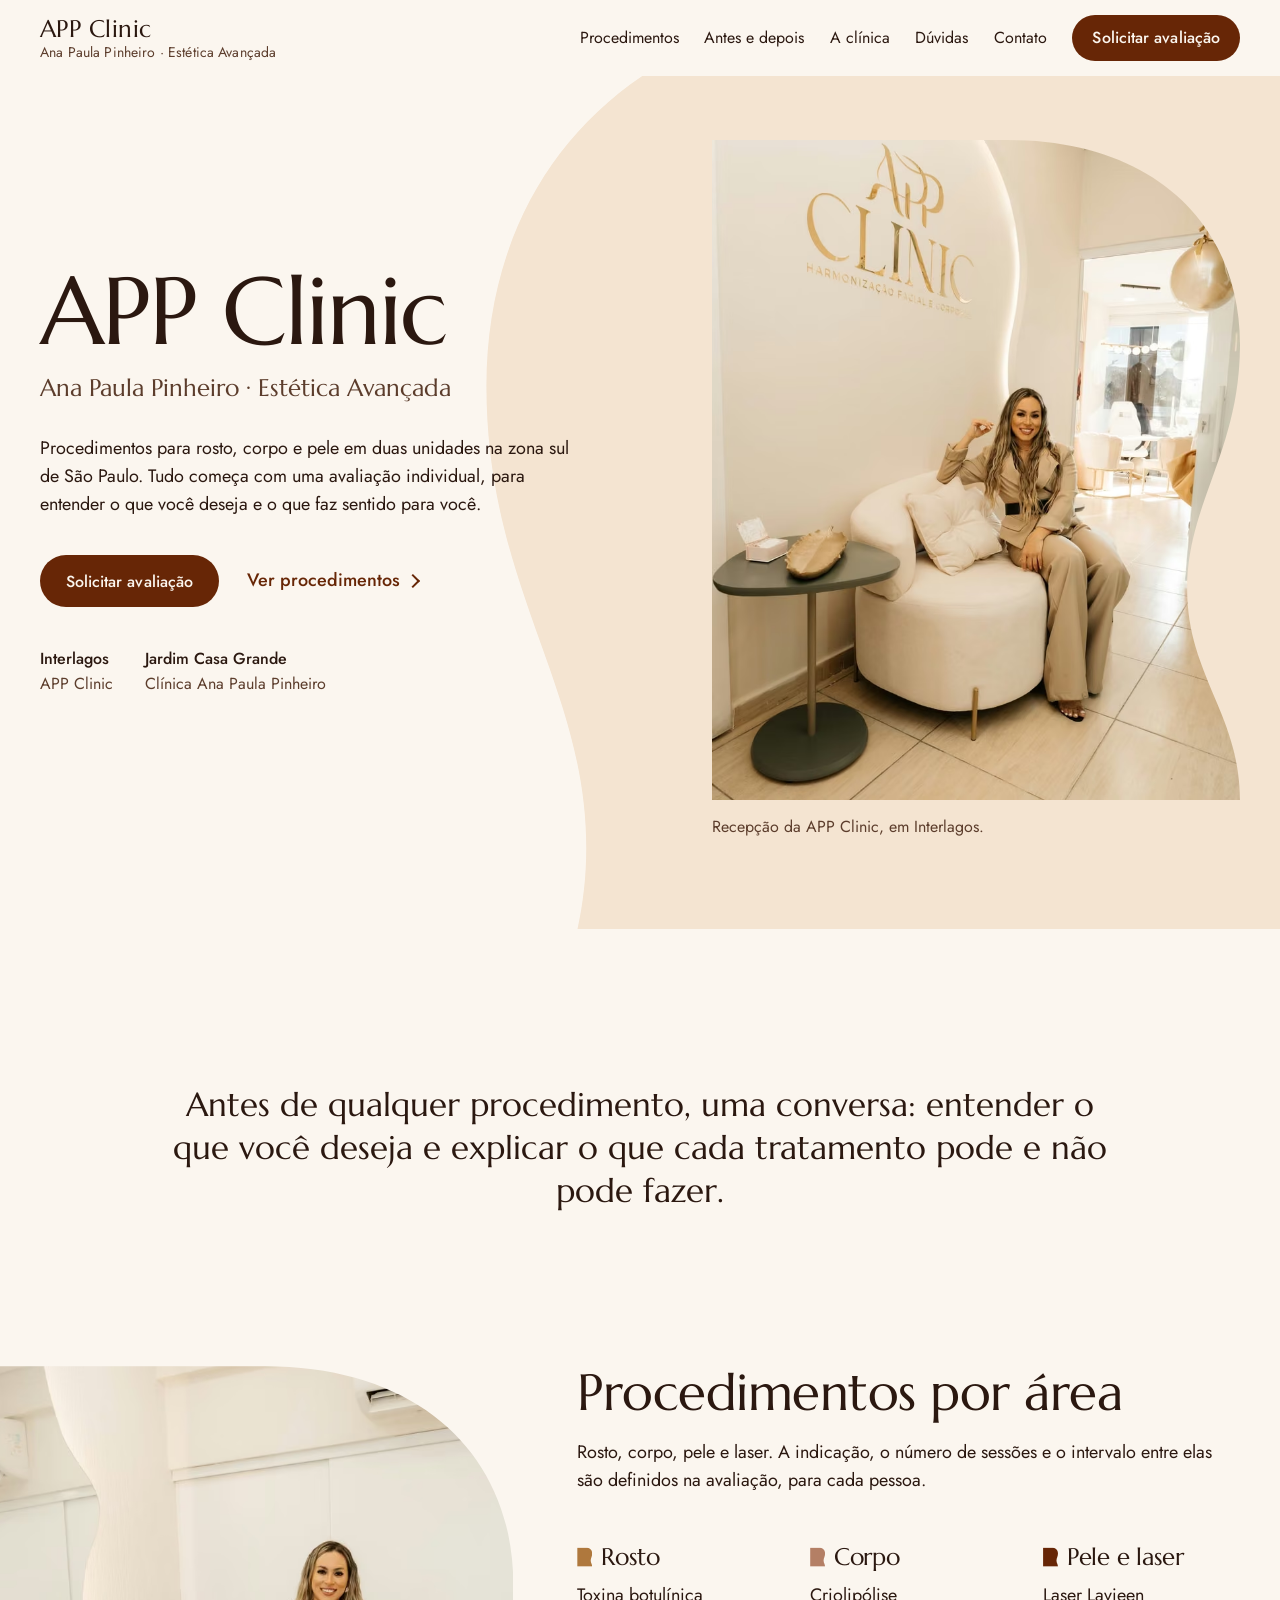
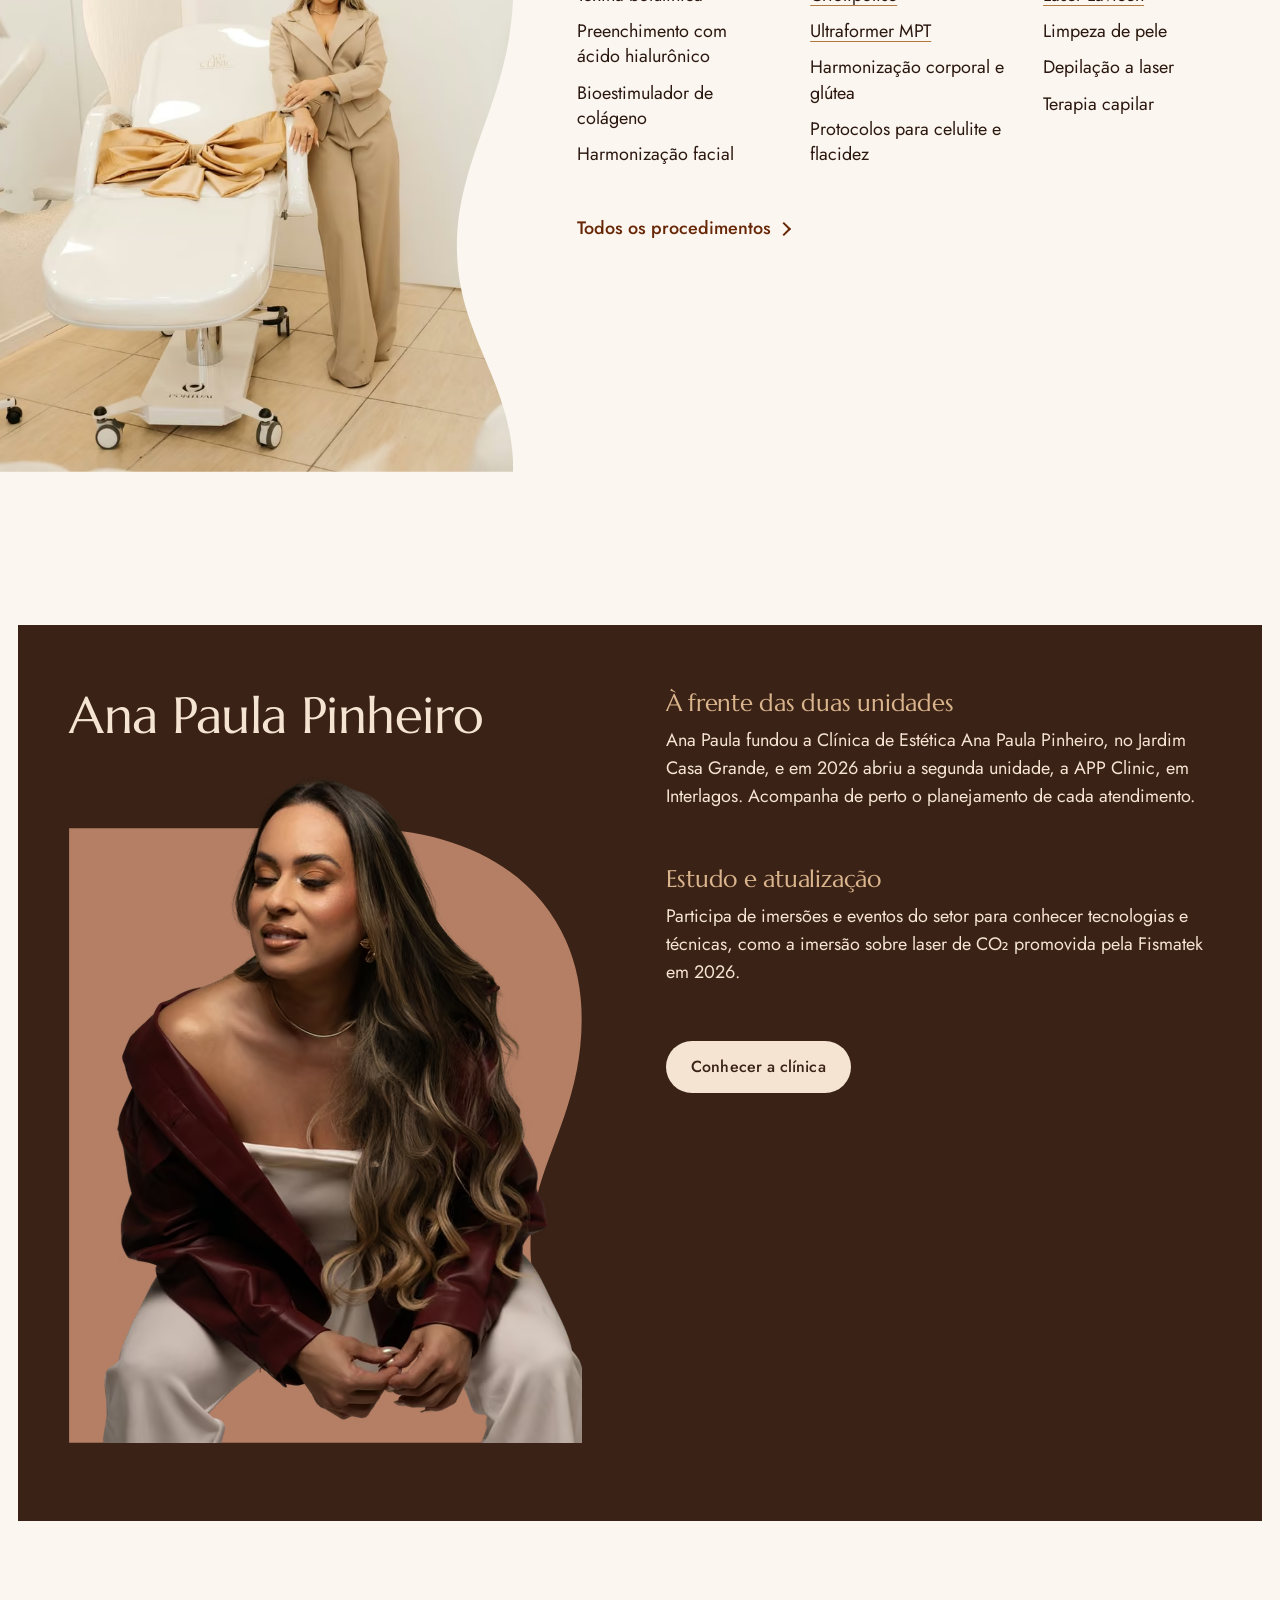
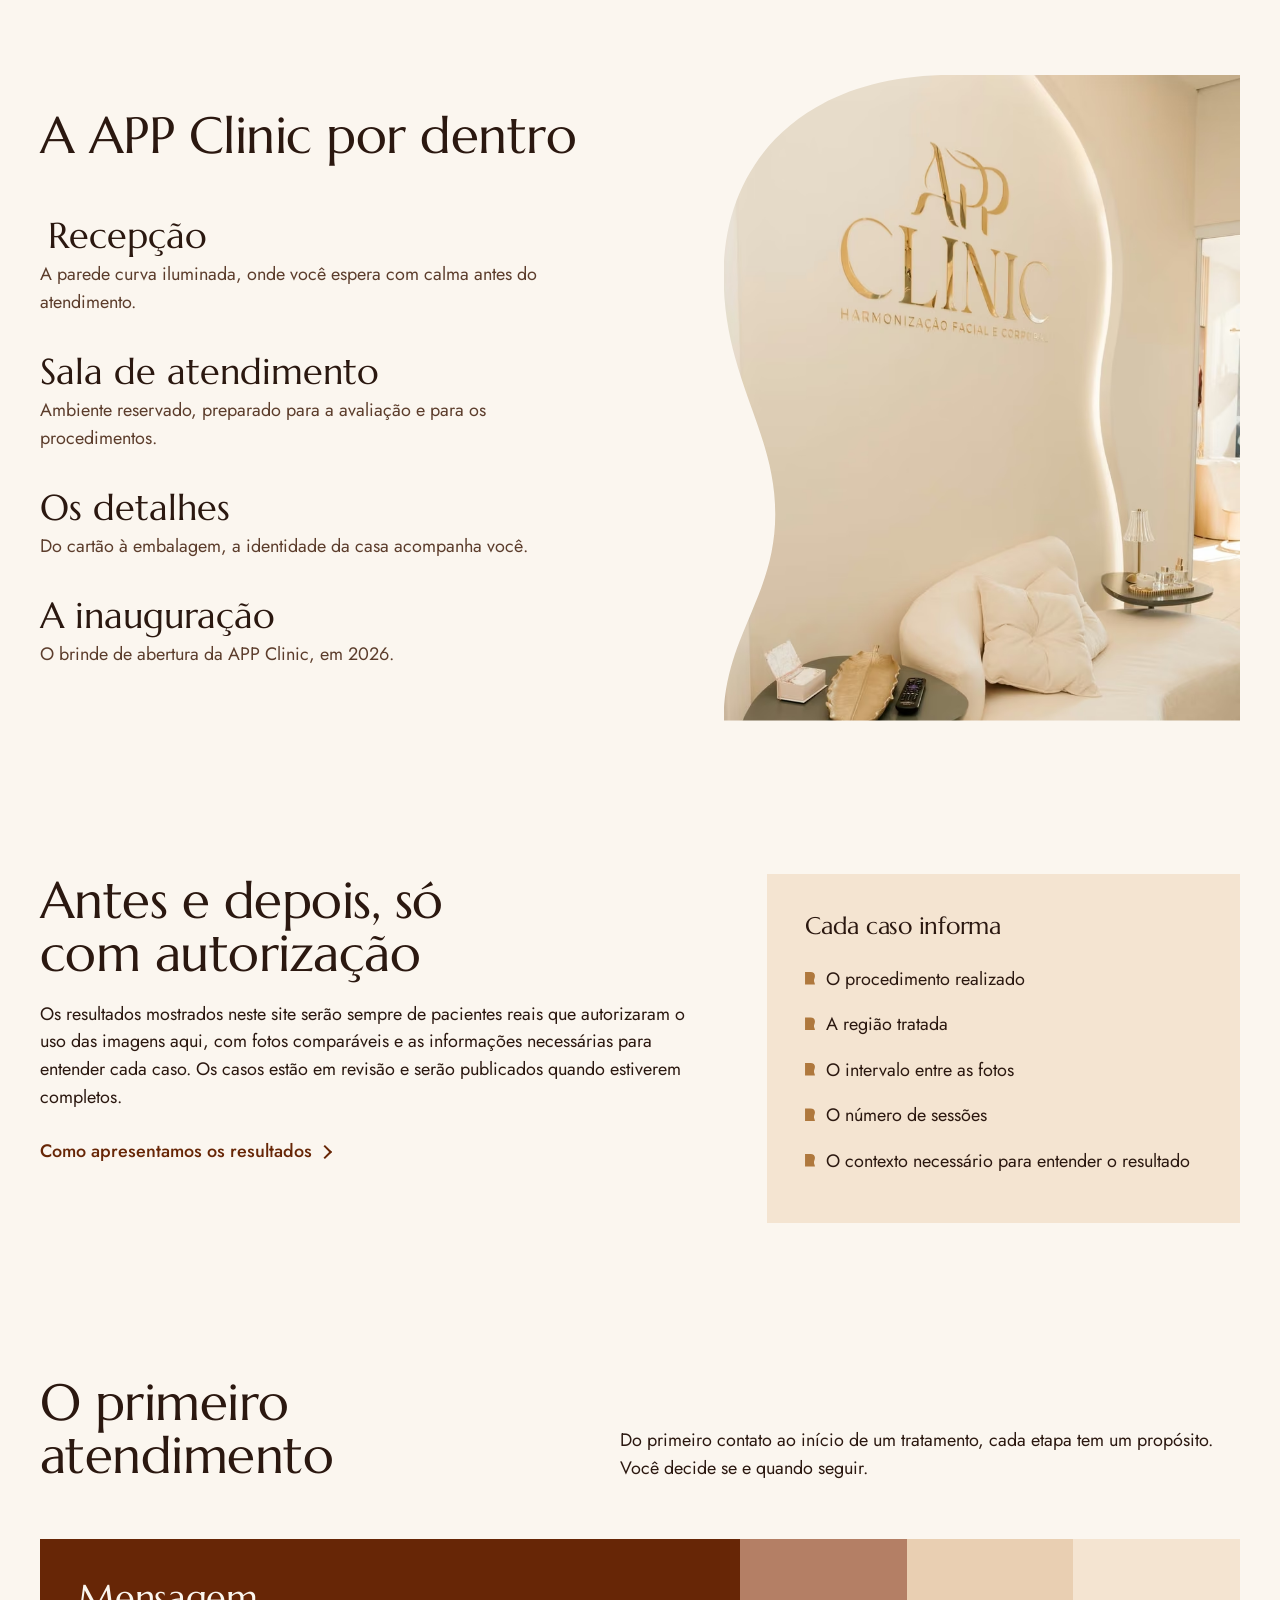
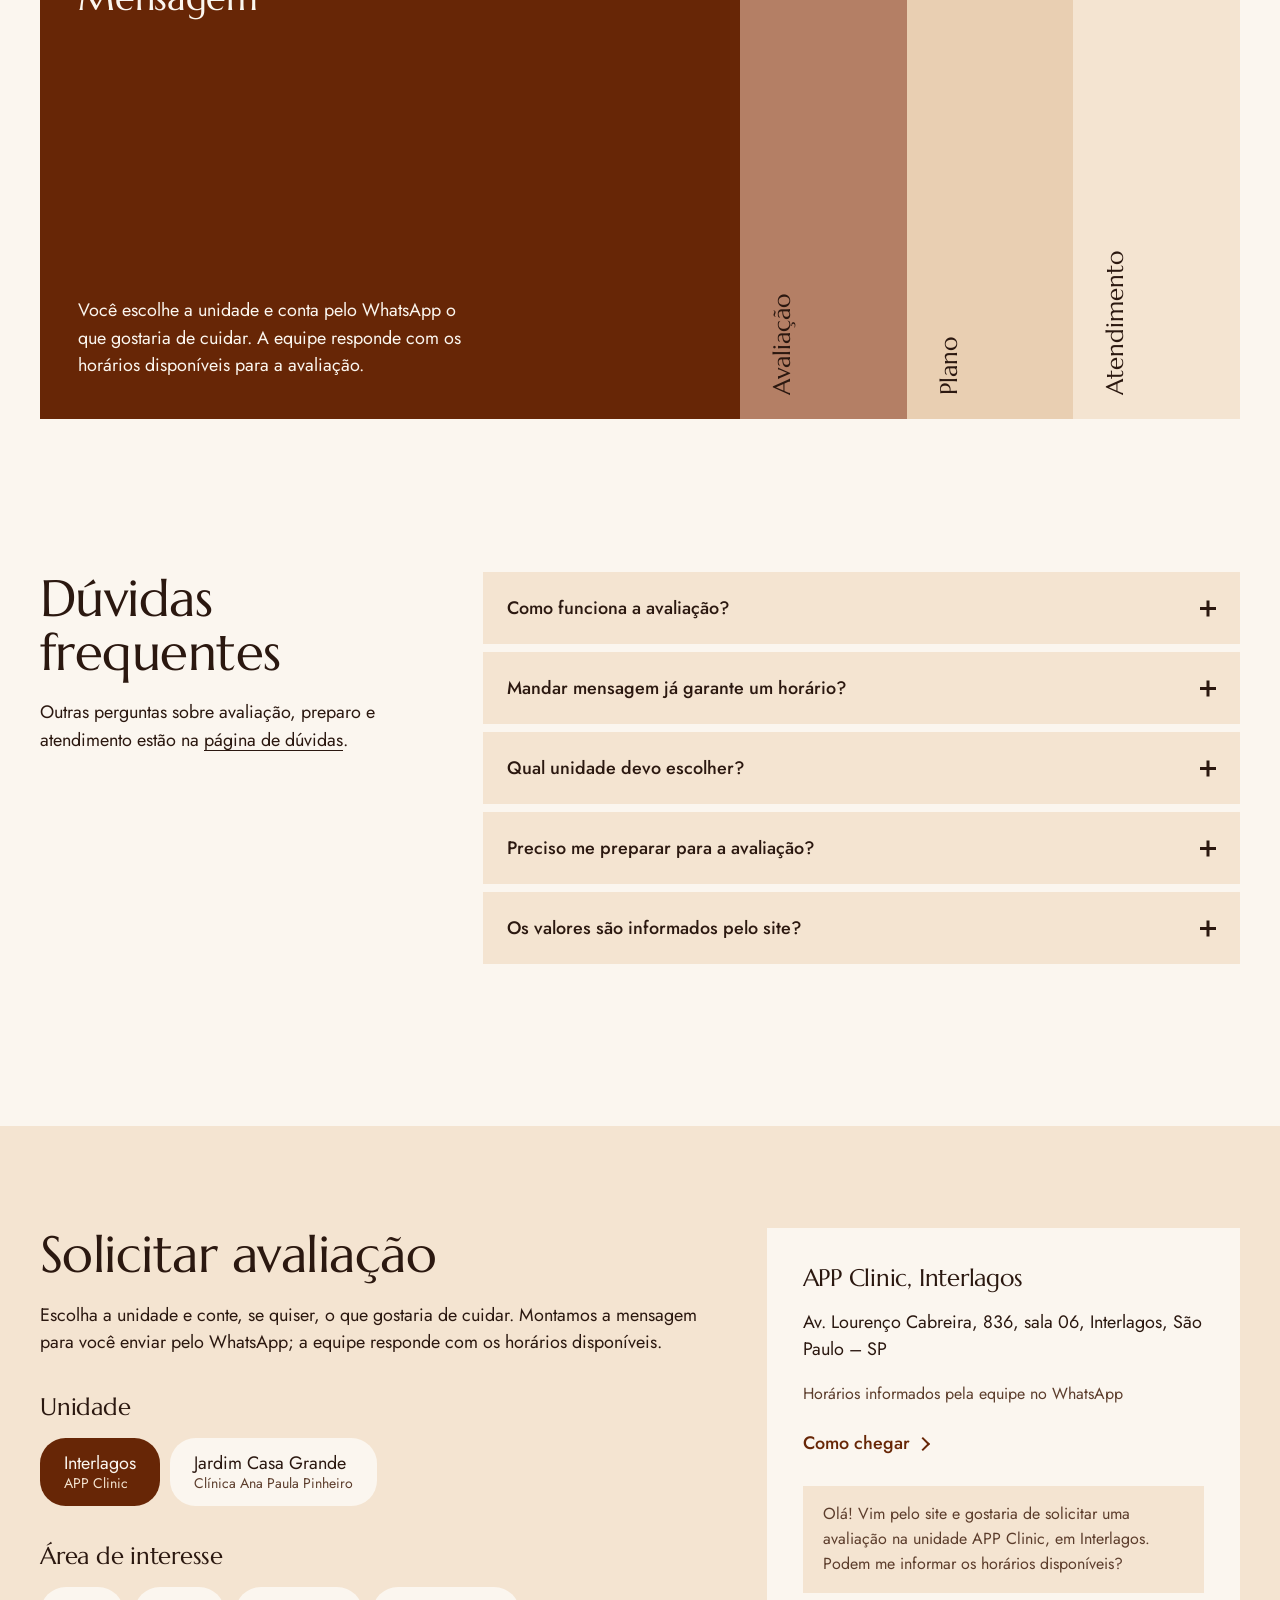
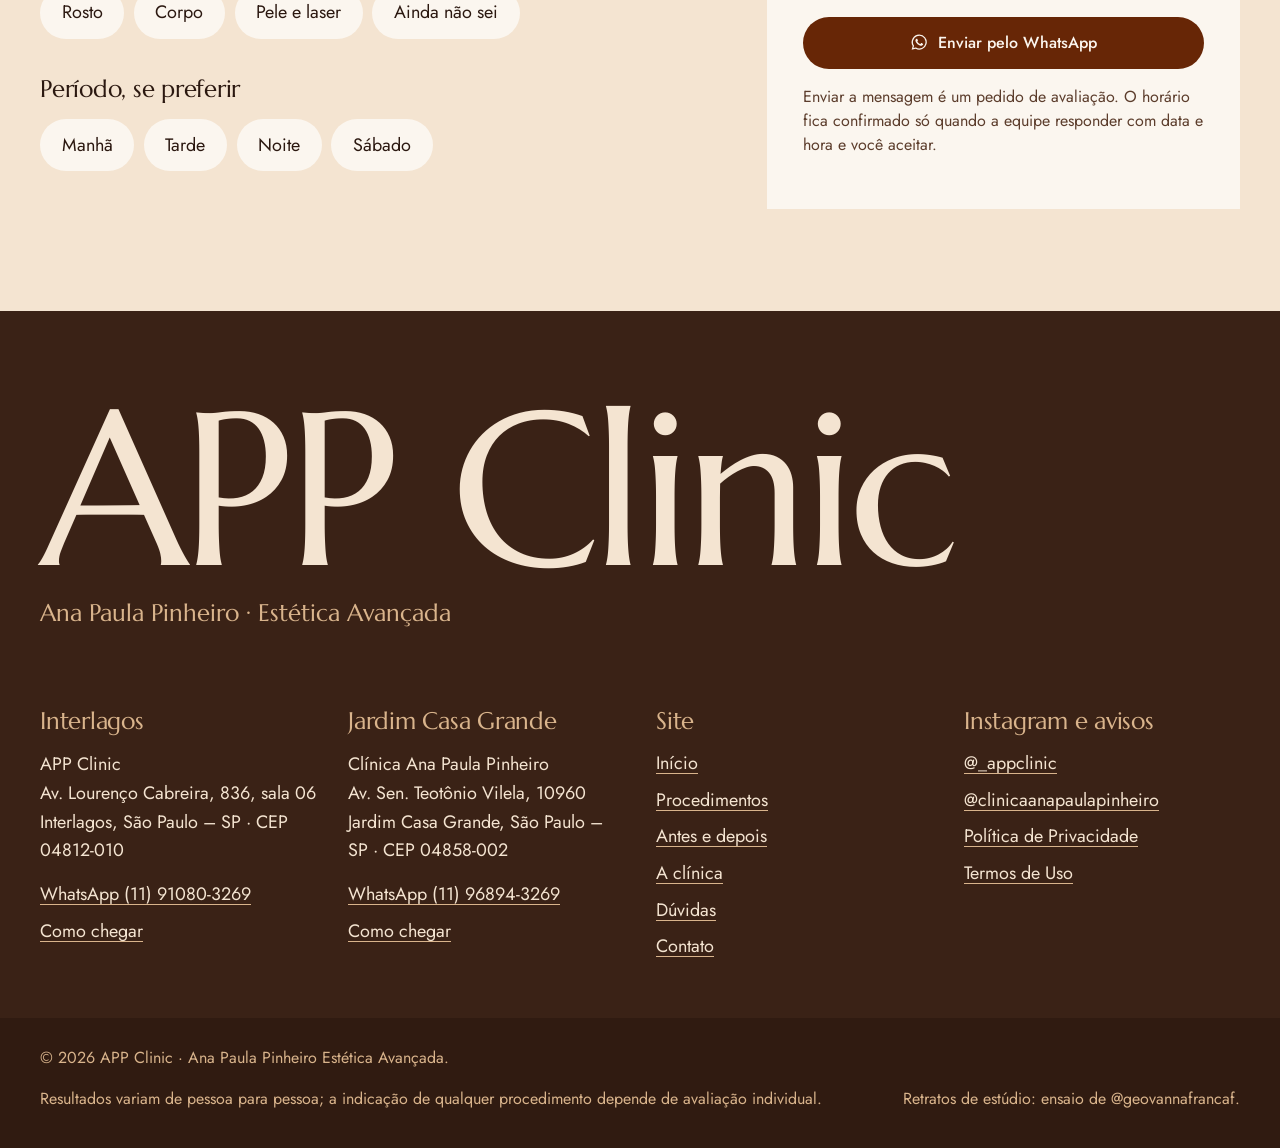
<file: index.html>
<!doctype html>
<html lang="pt-BR">
<head>
<meta charset="utf-8">
<meta name="viewport" content="width=device-width, initial-scale=1">
<title>APP Clinic · Ana Paula Pinheiro Estética Avançada | Interlagos e Jardim Casa Grande</title>
<meta name="description" content="Procedimentos para rosto, corpo e pele em duas unidades na zona sul de São Paulo. Solicite sua avaliação individual pelo WhatsApp.">

<link rel="canonical" href="https://dominio-a-definir.com.br/">
<meta property="og:type" content="website">
<meta property="og:locale" content="pt_BR">
<meta property="og:site_name" content="APP Clinic · Ana Paula Pinheiro Estética Avançada">
<meta property="og:title" content="APP Clinic · Ana Paula Pinheiro Estética Avançada | Interlagos e Jardim Casa Grande">
<meta property="og:description" content="Procedimentos para rosto, corpo e pele em duas unidades na zona sul de São Paulo. Solicite sua avaliação individual pelo WhatsApp.">
<meta property="og:url" content="https://dominio-a-definir.com.br/">
<meta property="og:image" content="https://dominio-a-definir.com.br/assets/images/capas/compartilhamento-app-clinic.jpg">
<meta property="og:image:width" content="1200"><meta property="og:image:height" content="630">
<meta name="twitter:card" content="summary_large_image">
<meta name="theme-color" content="#FBF6EF">
<link rel="icon" href="favicon.svg" type="image/svg+xml">
<link rel="icon" href="favicon.ico" sizes="32x32">
<link rel="apple-touch-icon" href="apple-touch-icon.png">
<link rel="manifest" href="site.webmanifest">
<link rel="preload" href="assets/fonts/marcellus-400.woff2" as="font" type="font/woff2" crossorigin>
<link rel="preload" href="assets/fonts/jost-var.woff2" as="font" type="font/woff2" crossorigin>
<link rel="stylesheet" href="assets/css/site.css?v=20261023">
<script>document.documentElement.classList.add('js')</script>
<script type="application/ld+json">{"@context": "https://schema.org", "@graph": [{"@type": "HealthAndBeautyBusiness", "name": "APP Clinic, Interlagos", "address": {"@type": "PostalAddress", "streetAddress": "Av. Lourenço Cabreira, 836, sala 06", "addressLocality": "São Paulo", "addressRegion": "SP", "postalCode": "04812-010", "addressCountry": "BR"}, "telephone": "+5511910803269", "sameAs": ["https://www.instagram.com/_appclinic/"], "image": "https://dominio-a-definir.com.br/assets/images/capas/compartilhamento-app-clinic.jpg"}, {"@type": "HealthAndBeautyBusiness", "name": "Clínica Ana Paula Pinheiro, Jardim Casa Grande", "address": {"@type": "PostalAddress", "streetAddress": "Av. Sen. Teotônio Vilela, 10960", "addressLocality": "São Paulo", "addressRegion": "SP", "postalCode": "04858-002", "addressCountry": "BR"}, "telephone": "+5511968943269", "sameAs": ["https://www.instagram.com/clinicaanapaulapinheiro/"], "image": "https://dominio-a-definir.com.br/assets/images/capas/compartilhamento-app-clinic.jpg", "openingHoursSpecification": [{"@type": "OpeningHoursSpecification", "dayOfWeek": ["Monday", "Tuesday", "Wednesday", "Thursday", "Friday"], "opens": "08:00", "closes": "20:00"}, {"@type": "OpeningHoursSpecification", "dayOfWeek": "Saturday", "opens": "08:00", "closes": "14:00"}]}]}</script>
</head>
<body>
<svg class="formas" aria-hidden="true" focusable="false"><defs>
<clipPath id="parede" clipPathUnits="objectBoundingBox"><path d="M0,0 H0.56 C0.84,0 1,0.13 1,0.31 C1,0.47 0.9,0.55 0.9,0.68 C0.9,0.81 1,0.87 1,1 H0 Z"/></clipPath>
<clipPath id="parede-espelho" clipPathUnits="objectBoundingBox"><path d="M1,0 H0.44 C0.16,0 0,0.13 0,0.31 C0,0.47 0.1,0.55 0.1,0.68 C0.1,0.81 0,0.87 0,1 H1 Z"/></clipPath>
</defs></svg>
<a class="pular" href="#conteudo">Pular para o conteúdo</a>
<header class="topo">
  <div class="moldura topo__barra">
    <a class="marca" href="index.html" aria-label="APP Clinic, Ana Paula Pinheiro Estética Avançada: página inicial">
      <span class="marca__nome">APP Clinic</span>
      <span class="marca__assinatura">Ana Paula Pinheiro · Estética Avançada</span>
    </a>
    <button class="menu-abrir" type="button" aria-expanded="false" aria-controls="menu"><span class="barras" aria-hidden="true"><i></i><i></i></span><span class="texto">Menu</span></button>
    <nav aria-label="Principal">
      <ul class="menu" id="menu"><li><a href="procedimentos/index.html">Procedimentos</a></li><li><a href="antes-e-depois/index.html">Antes e depois</a></li><li><a href="a-clinica/index.html">A clínica</a></li><li><a href="duvidas/index.html">Dúvidas</a></li><li><a href="contato/index.html">Contato</a></li><li><a class="botao" href="contato/index.html#agendar">Solicitar avaliação</a></li></ul>
    </nav>
  </div>
</header>
<main id="conteudo">

<section class="abertura" aria-labelledby="titulo">
  <div class="abertura__campo parede-espelho" aria-hidden="true"></div>
  <div class="moldura abertura__grade">
    <div>
      <h1 id="titulo" class="surge">APP Clinic</h1>
      <p class="assinatura surge"><span>Ana Paula Pinheiro</span><span class="sep"> · </span><span>Estética Avançada</span></p>
      <p class="abertura__texto surge" style="--i:1">Procedimentos para rosto, corpo e pele em duas unidades na zona sul de São Paulo. Tudo começa com uma avaliação individual, para entender o que você deseja e o que faz sentido para você.</p>
      <div class="abertura__acoes surge" style="--i:2">
        <a class="botao" href="#agendar">Solicitar avaliação</a>
        <a class="link-seta" href="procedimentos/index.html">Ver procedimentos</a>
      </div>
      <div class="abertura__unidades surge" style="--i:3">
        <p><strong>Interlagos</strong>APP Clinic</p>
        <p><strong>Jardim Casa Grande</strong>Clínica Ana Paula Pinheiro</p>
      </div>
    </div>
    <figure class="abertura__foto" style="margin:0">
      <div class="parede"><picture><source type="image/avif" srcset="assets/images/clinica/recepcao-app-clinic-480.avif 480w, assets/images/clinica/recepcao-app-clinic-800.avif 800w, assets/images/clinica/recepcao-app-clinic-1080.avif 1080w" sizes="(max-width: 860px) 88vw, 42vw"><source type="image/webp" srcset="assets/images/clinica/recepcao-app-clinic-480.webp 480w, assets/images/clinica/recepcao-app-clinic-800.webp 800w, assets/images/clinica/recepcao-app-clinic-1080.webp 1080w" sizes="(max-width: 860px) 88vw, 42vw"><img class="" src="assets/images/clinica/recepcao-app-clinic-800.jpg" srcset="assets/images/clinica/recepcao-app-clinic-480.jpg 480w, assets/images/clinica/recepcao-app-clinic-800.jpg 800w, assets/images/clinica/recepcao-app-clinic-1080.jpg 1080w" sizes="(max-width: 860px) 88vw, 42vw" width="1080" height="1350" alt="Recepção da APP Clinic: poltrona clara diante da parede curva iluminada, com o logotipo dourado" loading="eager" fetchpriority="high" decoding="async"></picture></div>
      <figcaption class="legenda">Recepção da APP Clinic, em Interlagos.</figcaption>
    </figure>
  </div>
</section>

<section class="secao" aria-label="Como trabalhamos">
  <div class="moldura">
    <p class="declaracao declaracao--centro surge">Antes de qualquer procedimento, uma conversa: entender o que você deseja e explicar o que cada tratamento pode e não pode fazer.</p>
  </div>
</section>

<section class="secao" aria-labelledby="areas-t">
  <div class="moldura areas">
    <div class="areas__foto parede surge"><picture><source type="image/avif" srcset="assets/images/clinica/sala-de-atendimento-480.avif 480w, assets/images/clinica/sala-de-atendimento-800.avif 800w, assets/images/clinica/sala-de-atendimento-1080.avif 1080w" sizes="(max-width: 860px) 86vw, 40vw"><source type="image/webp" srcset="assets/images/clinica/sala-de-atendimento-480.webp 480w, assets/images/clinica/sala-de-atendimento-800.webp 800w, assets/images/clinica/sala-de-atendimento-1080.webp 1080w" sizes="(max-width: 860px) 86vw, 40vw"><img class="" src="assets/images/clinica/sala-de-atendimento-800.jpg" srcset="assets/images/clinica/sala-de-atendimento-480.jpg 480w, assets/images/clinica/sala-de-atendimento-800.jpg 800w, assets/images/clinica/sala-de-atendimento-1080.jpg 1080w" sizes="(max-width: 860px) 86vw, 40vw" width="1080" height="1350" alt="Sala de atendimento da APP Clinic com maca branca, no dia da inauguração" loading="lazy" decoding="async"></picture></div>
    <div>
      <div class="areas__cabeca surge">
        <h2 id="areas-t">Procedimentos por área</h2>
        <p class="medida">Rosto, corpo, pele e laser. A indicação, o número de sessões e o intervalo entre elas são definidos na avaliação, para cada pessoa.</p>
      </div>
      <div class="areas__grade">
        <div class="col-1 surge" style="--i:1"><h3><span class="marca-forma" aria-hidden="true"></span>Rosto</h3><ul>
          <li>Toxina botulínica</li><li>Preenchimento com ácido hialurônico</li><li>Bioestimulador de colágeno</li><li>Harmonização facial</li></ul></div>
        <div class="col-2 surge" style="--i:2"><h3><span class="marca-forma" aria-hidden="true"></span>Corpo</h3><ul>
          <li><a href="procedimentos/criolipolise/index.html">Criolipólise</a></li><li><a href="procedimentos/ultraformer/index.html">Ultraformer MPT</a></li><li>Harmonização corporal e glútea</li><li>Protocolos para celulite e flacidez</li></ul></div>
        <div class="col-3 surge" style="--i:3"><h3><span class="marca-forma" aria-hidden="true"></span>Pele e laser</h3><ul>
          <li><a href="procedimentos/laser-lavieen/index.html">Laser Lavieen</a></li><li>Limpeza de pele</li><li>Depilação a laser</li><li>Terapia capilar</li></ul></div>
      </div>
      <p style="margin-top:2.5rem" class="surge"><a class="link-seta" href="procedimentos/index.html">Todos os procedimentos</a></p>
    </div>
  </div>
</section>

<section class="secao" aria-labelledby="ana-t">
  <div class="painel escuro">
    <div class="painel__grade">
      <div>
        <h2 id="ana-t" class="surge">Ana Paula Pinheiro</h2>
        <div class="painel__retrato surge" style="--i:1"><picture><source type="image/avif" srcset="assets/images/ana/ana-paula-pinheiro-recorte-vinho-480.avif 480w, assets/images/ana/ana-paula-pinheiro-recorte-vinho-800.avif 800w" sizes="(max-width: 860px) 80vw, 30rem"><source type="image/webp" srcset="assets/images/ana/ana-paula-pinheiro-recorte-vinho-480.webp 480w, assets/images/ana/ana-paula-pinheiro-recorte-vinho-800.webp 800w" sizes="(max-width: 860px) 80vw, 30rem"><img class="" src="assets/images/ana/ana-paula-pinheiro-recorte-vinho-800.png" srcset="assets/images/ana/ana-paula-pinheiro-recorte-vinho-480.png 480w, assets/images/ana/ana-paula-pinheiro-recorte-vinho-800.png 800w" sizes="(max-width: 860px) 80vw, 30rem" width="800" height="1113" alt="Ana Paula Pinheiro sentada, de blazer vinho, em retrato de estúdio" loading="lazy" decoding="async"></picture></div>
      </div>
      <div class="painel__texto">
        <div class="surge" style="--i:1"><h3>À frente das duas unidades</h3>
          <p>Ana Paula fundou a Clínica de Estética Ana Paula Pinheiro, no Jardim Casa Grande, e em 2026 abriu a segunda unidade, a APP Clinic, em Interlagos. Acompanha de perto o planejamento de cada atendimento.</p></div>
        <div class="surge" style="--i:2"><h3>Estudo e atualização</h3>
          <p>Participa de imersões e eventos do setor para conhecer tecnologias e técnicas, como a imersão sobre laser de CO₂ promovida pela Fismatek em 2026.</p></div>
        <p class="surge" style="--i:3"><a class="botao botao--escuro-claro" href="a-clinica/index.html">Conhecer a clínica</a></p>
      </div>
    </div>
  </div>
</section>

<section class="secao" aria-labelledby="casa-t">
  <div class="moldura indice" data-indice>
    <div>
      <h2 id="casa-t" class="surge">A APP Clinic por dentro</h2>
      <ul class="indice__lista">
        <li class="surge" style="--i:1"><button class="indice__item" type="button"><span class="nome">Recepção</span><span class="desc">A parede curva iluminada, onde você espera com calma antes do atendimento.</span></button><picture><source type="image/avif" srcset="assets/images/clinica/parede-logotipo-app-clinic-480.avif 480w, assets/images/clinica/parede-logotipo-app-clinic-800.avif 800w, assets/images/clinica/parede-logotipo-app-clinic-1080.avif 1080w" sizes="90vw"><source type="image/webp" srcset="assets/images/clinica/parede-logotipo-app-clinic-480.webp 480w, assets/images/clinica/parede-logotipo-app-clinic-800.webp 800w, assets/images/clinica/parede-logotipo-app-clinic-1080.webp 1080w" sizes="90vw"><img class="indice__miniatura" src="assets/images/clinica/parede-logotipo-app-clinic-800.jpg" srcset="assets/images/clinica/parede-logotipo-app-clinic-480.jpg 480w, assets/images/clinica/parede-logotipo-app-clinic-800.jpg 800w, assets/images/clinica/parede-logotipo-app-clinic-1080.jpg 1080w" sizes="90vw" width="1080" height="1350" alt="Parede curva da recepção com o logotipo dourado da APP Clinic" loading="lazy" decoding="async"></picture></li>
        <li class="surge" style="--i:2"><button class="indice__item" type="button"><span class="nome">Sala de atendimento</span><span class="desc">Ambiente reservado, preparado para a avaliação e para os procedimentos.</span></button><picture><source type="image/avif" srcset="assets/images/clinica/sala-de-atendimento-480.avif 480w, assets/images/clinica/sala-de-atendimento-800.avif 800w, assets/images/clinica/sala-de-atendimento-1080.avif 1080w" sizes="90vw"><source type="image/webp" srcset="assets/images/clinica/sala-de-atendimento-480.webp 480w, assets/images/clinica/sala-de-atendimento-800.webp 800w, assets/images/clinica/sala-de-atendimento-1080.webp 1080w" sizes="90vw"><img class="indice__miniatura" src="assets/images/clinica/sala-de-atendimento-800.jpg" srcset="assets/images/clinica/sala-de-atendimento-480.jpg 480w, assets/images/clinica/sala-de-atendimento-800.jpg 800w, assets/images/clinica/sala-de-atendimento-1080.jpg 1080w" sizes="90vw" width="1080" height="1350" alt="Sala de atendimento com maca branca" loading="lazy" decoding="async"></picture></li>
        <li class="surge" style="--i:3"><button class="indice__item" type="button"><span class="nome">Os detalhes</span><span class="desc">Do cartão à embalagem, a identidade da casa acompanha você.</span></button><picture><source type="image/avif" srcset="assets/images/clinica/embalagem-app-clinic-480.avif 480w, assets/images/clinica/embalagem-app-clinic-800.avif 800w, assets/images/clinica/embalagem-app-clinic-1080.avif 1080w" sizes="90vw"><source type="image/webp" srcset="assets/images/clinica/embalagem-app-clinic-480.webp 480w, assets/images/clinica/embalagem-app-clinic-800.webp 800w, assets/images/clinica/embalagem-app-clinic-1080.webp 1080w" sizes="90vw"><img class="indice__miniatura" src="assets/images/clinica/embalagem-app-clinic-800.jpg" srcset="assets/images/clinica/embalagem-app-clinic-480.jpg 480w, assets/images/clinica/embalagem-app-clinic-800.jpg 800w, assets/images/clinica/embalagem-app-clinic-1080.jpg 1080w" sizes="90vw" width="1080" height="1349" alt="Embalagens brancas com laço dourado e o logotipo da APP Clinic" loading="lazy" decoding="async"></picture></li>
        <li class="surge" style="--i:4"><button class="indice__item" type="button"><span class="nome">A inauguração</span><span class="desc">O brinde de abertura da APP Clinic, em 2026.</span></button><picture><source type="image/avif" srcset="assets/images/clinica/inauguracao-brinde-480.avif 480w, assets/images/clinica/inauguracao-brinde-800.avif 800w, assets/images/clinica/inauguracao-brinde-1080.avif 1080w" sizes="90vw"><source type="image/webp" srcset="assets/images/clinica/inauguracao-brinde-480.webp 480w, assets/images/clinica/inauguracao-brinde-800.webp 800w, assets/images/clinica/inauguracao-brinde-1080.webp 1080w" sizes="90vw"><img class="indice__miniatura" src="assets/images/clinica/inauguracao-brinde-800.jpg" srcset="assets/images/clinica/inauguracao-brinde-480.jpg 480w, assets/images/clinica/inauguracao-brinde-800.jpg 800w, assets/images/clinica/inauguracao-brinde-1080.jpg 1080w" sizes="90vw" width="1080" height="1350" alt="Brinde com taças diante do logotipo dourado na inauguração da APP Clinic" loading="lazy" decoding="async"></picture></li>
      </ul>
    </div>
    <div class="indice__previa parede-espelho" aria-hidden="true">
      <picture><source type="image/avif" srcset="assets/images/clinica/parede-logotipo-app-clinic-480.avif 480w, assets/images/clinica/parede-logotipo-app-clinic-800.avif 800w, assets/images/clinica/parede-logotipo-app-clinic-1080.avif 1080w" sizes="40vw"><source type="image/webp" srcset="assets/images/clinica/parede-logotipo-app-clinic-480.webp 480w, assets/images/clinica/parede-logotipo-app-clinic-800.webp 800w, assets/images/clinica/parede-logotipo-app-clinic-1080.webp 1080w" sizes="40vw"><img class="" src="assets/images/clinica/parede-logotipo-app-clinic-800.jpg" srcset="assets/images/clinica/parede-logotipo-app-clinic-480.jpg 480w, assets/images/clinica/parede-logotipo-app-clinic-800.jpg 800w, assets/images/clinica/parede-logotipo-app-clinic-1080.jpg 1080w" sizes="40vw" width="1080" height="1350" alt="" loading="lazy" decoding="async"></picture>
      <picture><source type="image/avif" srcset="assets/images/clinica/sala-de-atendimento-480.avif 480w, assets/images/clinica/sala-de-atendimento-800.avif 800w, assets/images/clinica/sala-de-atendimento-1080.avif 1080w" sizes="40vw"><source type="image/webp" srcset="assets/images/clinica/sala-de-atendimento-480.webp 480w, assets/images/clinica/sala-de-atendimento-800.webp 800w, assets/images/clinica/sala-de-atendimento-1080.webp 1080w" sizes="40vw"><img class="" src="assets/images/clinica/sala-de-atendimento-800.jpg" srcset="assets/images/clinica/sala-de-atendimento-480.jpg 480w, assets/images/clinica/sala-de-atendimento-800.jpg 800w, assets/images/clinica/sala-de-atendimento-1080.jpg 1080w" sizes="40vw" width="1080" height="1350" alt="" loading="lazy" decoding="async"></picture>
      <picture><source type="image/avif" srcset="assets/images/clinica/embalagem-app-clinic-480.avif 480w, assets/images/clinica/embalagem-app-clinic-800.avif 800w, assets/images/clinica/embalagem-app-clinic-1080.avif 1080w" sizes="40vw"><source type="image/webp" srcset="assets/images/clinica/embalagem-app-clinic-480.webp 480w, assets/images/clinica/embalagem-app-clinic-800.webp 800w, assets/images/clinica/embalagem-app-clinic-1080.webp 1080w" sizes="40vw"><img class="" src="assets/images/clinica/embalagem-app-clinic-800.jpg" srcset="assets/images/clinica/embalagem-app-clinic-480.jpg 480w, assets/images/clinica/embalagem-app-clinic-800.jpg 800w, assets/images/clinica/embalagem-app-clinic-1080.jpg 1080w" sizes="40vw" width="1080" height="1349" alt="" loading="lazy" decoding="async"></picture>
      <picture><source type="image/avif" srcset="assets/images/clinica/inauguracao-brinde-480.avif 480w, assets/images/clinica/inauguracao-brinde-800.avif 800w, assets/images/clinica/inauguracao-brinde-1080.avif 1080w" sizes="40vw"><source type="image/webp" srcset="assets/images/clinica/inauguracao-brinde-480.webp 480w, assets/images/clinica/inauguracao-brinde-800.webp 800w, assets/images/clinica/inauguracao-brinde-1080.webp 1080w" sizes="40vw"><img class="" src="assets/images/clinica/inauguracao-brinde-800.jpg" srcset="assets/images/clinica/inauguracao-brinde-480.jpg 480w, assets/images/clinica/inauguracao-brinde-800.jpg 800w, assets/images/clinica/inauguracao-brinde-1080.jpg 1080w" sizes="40vw" width="1080" height="1350" alt="" loading="lazy" decoding="async"></picture>
    </div>
  </div>
</section>

<section class="secao" aria-labelledby="res-t">
  <div class="moldura resultados">
    <div class="surge">
      <h2 id="res-t">Antes e depois, só com autorização</h2>
      <p class="medida" style="margin-top:1.25rem">Os resultados mostrados neste site serão sempre de pacientes reais que autorizaram o uso das imagens aqui, com fotos comparáveis e as informações necessárias para entender cada caso. Os casos estão em revisão e serão publicados quando estiverem completos.</p>
      <p><a class="link-seta" href="antes-e-depois/index.html">Como apresentamos os resultados</a></p>
    </div>
    <div class="criterios surge" style="--i:1">
      <h3>Cada caso informa</h3>
      <ul><li>O procedimento realizado</li><li>A região tratada</li><li>O intervalo entre as fotos</li><li>O número de sessões</li><li>O contexto necessário para entender o resultado</li></ul>
    </div>
  </div>
</section>

<section class="secao" aria-labelledby="etapas-t">
  <div class="moldura">
    <div class="etapas__intro">
      <h2 id="etapas-t" class="surge">O primeiro atendimento</h2>
      <p class="medida surge" style="--i:1;margin:0">Do primeiro contato ao início de um tratamento, cada etapa tem um propósito. Você decide se e quando seguir.</p>
    </div>
    <ol class="etapas surge" style="--i:2" data-etapas>
      <li class="etapa aberta"><button class="etapa__botao" type="button" aria-expanded="true"><span class="rotulo">Mensagem</span></button><div class="etapa__corpo"><h3>Mensagem</h3><p>Você escolhe a unidade e conta pelo WhatsApp o que gostaria de cuidar. A equipe responde com os horários disponíveis para a avaliação.</p></div></li><li class="etapa"><button class="etapa__botao" type="button" aria-expanded="false"><span class="rotulo">Avaliação</span></button><div class="etapa__corpo"><h3>Avaliação</h3><p>Uma conversa presencial com a profissional: seus objetivos, seu histórico de saúde e de procedimentos, e o que é possível no seu caso.</p></div></li><li class="etapa"><button class="etapa__botao" type="button" aria-expanded="false"><span class="rotulo">Plano</span></button><div class="etapa__corpo"><h3>Plano</h3><p>Quando houver indicação, você recebe a proposta de tratamento, com etapas e valores, e decide com calma.</p></div></li><li class="etapa"><button class="etapa__botao" type="button" aria-expanded="false"><span class="rotulo">Atendimento</span></button><div class="etapa__corpo"><h3>Atendimento</h3><p>As sessões são agendadas conforme o plano combinado, com orientações de cuidado antes e depois de cada uma.</p></div></li>
    </ol>
  </div>
</section>

<section class="secao" aria-labelledby="duv-t">
  <div class="moldura duvidas">
    <div class="duvidas__cabeca surge">
      <h2 id="duv-t">Dúvidas frequentes</h2>
      <p>Outras perguntas sobre avaliação, preparo e atendimento estão na <a href="duvidas/index.html">página de dúvidas</a>.</p>
    </div>
    <div class="surge" style="--i:1"><details class="pergunta" name="duvidas"><summary>Como funciona a avaliação?<span class="mais" aria-hidden="true"></span></summary><div class="resposta"><p>É um encontro presencial com a profissional para entender o que você deseja, conhecer seu histórico e explicar quais procedimentos podem ou não ser indicados no seu caso. Você sai sabendo as possibilidades e decide com calma.</p></div></details><details class="pergunta" name="duvidas"><summary>Mandar mensagem já garante um horário?<span class="mais" aria-hidden="true"></span></summary><div class="resposta"><p>Não. A mensagem é um pedido de avaliação. A equipe responde com as datas disponíveis, e o horário fica confirmado quando vocês combinarem data e hora.</p></div></details><details class="pergunta" name="duvidas"><summary>Qual unidade devo escolher?<span class="mais" aria-hidden="true"></span></summary><div class="resposta"><p>A que for mais prática para você. A APP Clinic fica em Interlagos e a Clínica Ana Paula Pinheiro, no Jardim Casa Grande. Se procura um procedimento específico, pergunte pelo WhatsApp em qual unidade ele é realizado.</p></div></details><details class="pergunta" name="duvidas"><summary>Preciso me preparar para a avaliação?<span class="mais" aria-hidden="true"></span></summary><div class="resposta"><p>Não é preciso preparo especial. Ajuda levar a lista de medicamentos que você usa e lembrar de procedimentos estéticos que já fez, com as datas aproximadas.</p></div></details><details class="pergunta" name="duvidas"><summary>Os valores são informados pelo site?<span class="mais" aria-hidden="true"></span></summary><div class="resposta"><p>Não. Os valores dependem do plano definido na avaliação e são informados pela equipe.</p></div></details></div>
  </div>
</section>

<div class="fim-cheio" style="margin-top:var(--secao)"><section class="agendar" id="agendar" aria-labelledby="agendar-titulo">
  <form class="moldura agendar__grade" data-agendar action="https://wa.me/5511910803269" method="get" target="_blank">
    <script type="application/json">{"interlagos": {"nome": "APP Clinic, Interlagos", "curto": "APP Clinic, em Interlagos", "endereco": "Av. Lourenço Cabreira, 836, sala 06, Interlagos, São Paulo – SP", "horario": "Horários informados pela equipe no WhatsApp", "rota": "https://www.google.com/maps/dir/?api=1&destination=-23.7146357,-46.68973", "whatsapp": "5511910803269"}, "casa-grande": {"nome": "Clínica Ana Paula Pinheiro, Jardim Casa Grande", "curto": "Clínica Ana Paula Pinheiro, no Jardim Casa Grande", "endereco": "Av. Sen. Teotônio Vilela, 10960, Jardim Casa Grande, São Paulo – SP", "horario": "Segunda a sexta, 8h às 20h · sábado, 8h às 14h", "rota": "https://www.google.com/maps/dir/?api=1&destination=-23.7697508,-46.7182875", "whatsapp": "5511968943269"}}</script>
    <div class="surge">
      <h2 id="agendar-titulo">Solicitar avaliação</h2>
      <p class="medida" style="margin-top:1.25rem">Escolha a unidade e conte, se quiser, o que gostaria de cuidar. Montamos a mensagem para você enviar pelo WhatsApp; a equipe responde com os horários disponíveis.</p>
      <div class="sem-js-links"><a class="botao botao--claro" href="https://wa.me/5511910803269?text=Olá! Vim pelo site e gostaria de solicitar uma avaliação." rel="noopener" target="_blank"><svg viewBox="0 0 24 24" aria-hidden="true" fill="currentColor"><path d="M12.04 2a9.9 9.9 0 0 0-8.5 15l-1.4 5 5.2-1.36A9.9 9.9 0 1 0 12.04 2Zm0 18.1a8.2 8.2 0 0 1-4.18-1.15l-.3-.18-3.08.8.82-3-.2-.31a8.2 8.2 0 1 1 6.94 3.84Zm4.5-6.14c-.25-.12-1.46-.72-1.69-.8-.23-.09-.39-.13-.56.12-.16.25-.64.8-.78.97-.15.16-.29.18-.54.06a6.7 6.7 0 0 1-3.32-2.9c-.25-.43.25-.4.72-1.34.08-.16.04-.3-.02-.43l-.76-1.83c-.2-.48-.4-.41-.56-.42h-.47a.9.9 0 0 0-.66.31 2.77 2.77 0 0 0-.86 2.06 4.8 4.8 0 0 0 1 2.55 11 11 0 0 0 4.2 3.72c1.57.68 2.18.73 2.97.62.48-.07 1.46-.6 1.67-1.18.2-.58.2-1.07.14-1.18-.06-.1-.22-.16-.47-.28Z"/></svg> WhatsApp Interlagos</a><a class="botao botao--claro" href="https://wa.me/5511968943269?text=Olá! Vim pelo site e gostaria de solicitar uma avaliação." rel="noopener" target="_blank"><svg viewBox="0 0 24 24" aria-hidden="true" fill="currentColor"><path d="M12.04 2a9.9 9.9 0 0 0-8.5 15l-1.4 5 5.2-1.36A9.9 9.9 0 1 0 12.04 2Zm0 18.1a8.2 8.2 0 0 1-4.18-1.15l-.3-.18-3.08.8.82-3-.2-.31a8.2 8.2 0 1 1 6.94 3.84Zm4.5-6.14c-.25-.12-1.46-.72-1.69-.8-.23-.09-.39-.13-.56.12-.16.25-.64.8-.78.97-.15.16-.29.18-.54.06a6.7 6.7 0 0 1-3.32-2.9c-.25-.43.25-.4.72-1.34.08-.16.04-.3-.02-.43l-.76-1.83c-.2-.48-.4-.41-.56-.42h-.47a.9.9 0 0 0-.66.31 2.77 2.77 0 0 0-.86 2.06 4.8 4.8 0 0 0 1 2.55 11 11 0 0 0 4.2 3.72c1.57.68 2.18.73 2.97.62.48-.07 1.46-.6 1.67-1.18.2-.58.2-1.07.14-1.18-.06-.1-.22-.16-.47-.28Z"/></svg> WhatsApp Jardim Casa Grande</a></div>
      <div class="agendar__interativo">
        <div class="campo"><h3 class="campo__titulo" id="f-unidade">Unidade</h3><div class="opcoes opcoes--unidades" role="radiogroup" aria-labelledby="f-unidade">
          <label class="opcao"><input type="radio" name="unidade" value="interlagos" checked><span>Interlagos<small>APP Clinic</small></span></label>
          <label class="opcao"><input type="radio" name="unidade" value="casa-grande"><span>Jardim Casa Grande<small>Clínica Ana Paula Pinheiro</small></span></label>
        </div></div>
        <div class="campo"><h3 class="campo__titulo" id="f-interesse">Área de interesse</h3><div class="opcoes" role="radiogroup" aria-labelledby="f-interesse">
          <label class="opcao"><input type="radio" name="interesse" value="rosto"><span>Rosto</span></label>
          <label class="opcao"><input type="radio" name="interesse" value="corpo"><span>Corpo</span></label>
          <label class="opcao"><input type="radio" name="interesse" value="pele e laser"><span>Pele e laser</span></label>
          <label class="opcao"><input type="radio" name="interesse" value="ainda não sei, quero conversar"><span>Ainda não sei</span></label>
        </div></div>
        <div class="campo"><h3 class="campo__titulo" id="f-periodo">Período, se preferir</h3><div class="opcoes" role="radiogroup" aria-labelledby="f-periodo">
          <label class="opcao"><input type="radio" name="periodo" value="manhã"><span>Manhã</span></label>
          <label class="opcao"><input type="radio" name="periodo" value="tarde"><span>Tarde</span></label>
          <label class="opcao"><input type="radio" name="periodo" value="noite"><span>Noite</span></label>
          <label class="opcao"><input type="radio" name="periodo" value="sábado"><span>Sábado</span></label>
        </div></div>
      </div>
    </div>
    <div class="agendar__resumo agendar__interativo surge" style="--i:1" aria-live="polite">
      <h3 data-unidade-nome>APP Clinic, Interlagos</h3>
      <p class="endereco" data-unidade-rua>Av. Lourenço Cabreira, 836, sala 06, Interlagos, São Paulo – SP</p>
      <p class="nota" data-unidade-horario>Horários informados pela equipe no WhatsApp</p>
      <a class="link-seta" data-unidade-rota href="https://www.google.com/maps/dir/?api=1&destination=-23.7146357,-46.68973" target="_blank" rel="noopener">Como chegar</a>
      <p class="sr">Prévia da mensagem:</p>
      <p class="agendar__mensagem" data-mensagem></p>
      <a class="botao" data-enviar href="https://wa.me/5511910803269" target="_blank" rel="noopener"><svg viewBox="0 0 24 24" aria-hidden="true" fill="currentColor"><path d="M12.04 2a9.9 9.9 0 0 0-8.5 15l-1.4 5 5.2-1.36A9.9 9.9 0 1 0 12.04 2Zm0 18.1a8.2 8.2 0 0 1-4.18-1.15l-.3-.18-3.08.8.82-3-.2-.31a8.2 8.2 0 1 1 6.94 3.84Zm4.5-6.14c-.25-.12-1.46-.72-1.69-.8-.23-.09-.39-.13-.56.12-.16.25-.64.8-.78.97-.15.16-.29.18-.54.06a6.7 6.7 0 0 1-3.32-2.9c-.25-.43.25-.4.72-1.34.08-.16.04-.3-.02-.43l-.76-1.83c-.2-.48-.4-.41-.56-.42h-.47a.9.9 0 0 0-.66.31 2.77 2.77 0 0 0-.86 2.06 4.8 4.8 0 0 0 1 2.55 11 11 0 0 0 4.2 3.72c1.57.68 2.18.73 2.97.62.48-.07 1.46-.6 1.67-1.18.2-.58.2-1.07.14-1.18-.06-.1-.22-.16-.47-.28Z"/></svg> Enviar pelo WhatsApp</a>
      <p class="nota agendar__aviso">Enviar a mensagem é um pedido de avaliação. O horário fica confirmado só quando a equipe responder com data e hora e você aceitar.</p>
    </div>
  </form>
</section></div>

</main>
<footer class="rodape">
  <div class="moldura">
    <p class="rodape__nome" aria-hidden="true">APP Clinic</p>
    <p class="rodape__assinatura">Ana Paula Pinheiro · Estética Avançada</p>
    <div class="rodape__grade">
      <section aria-labelledby="r-u1"><h2 id="r-u1">Interlagos</h2>
        <address>APP Clinic<br>Av. Lourenço Cabreira, 836, sala 06<br>Interlagos, São Paulo – SP · CEP 04812-010</address>
        <ul style="margin-top:1rem"><li><a href="https://wa.me/5511910803269" rel="noopener" target="_blank">WhatsApp (11) 91080-3269</a></li><li><a href="https://www.google.com/maps/dir/?api=1&destination=-23.7146357,-46.68973" rel="noopener" target="_blank">Como chegar</a></li></ul>
      </section>
      <section aria-labelledby="r-u2"><h2 id="r-u2">Jardim Casa Grande</h2>
        <address>Clínica Ana Paula Pinheiro<br>Av. Sen. Teotônio Vilela, 10960<br>Jardim Casa Grande, São Paulo – SP · CEP 04858-002</address>
        <ul style="margin-top:1rem"><li><a href="https://wa.me/5511968943269" rel="noopener" target="_blank">WhatsApp (11) 96894-3269</a></li><li><a href="https://www.google.com/maps/dir/?api=1&destination=-23.7697508,-46.7182875" rel="noopener" target="_blank">Como chegar</a></li></ul>
      </section>
      <nav aria-labelledby="r-nav"><h2 id="r-nav">Site</h2><ul>
        <li><a href="index.html">Início</a></li>
        <li><a href="procedimentos/index.html">Procedimentos</a></li><li><a href="antes-e-depois/index.html">Antes e depois</a></li><li><a href="a-clinica/index.html">A clínica</a></li><li><a href="duvidas/index.html">Dúvidas</a></li><li><a href="contato/index.html">Contato</a></li>
      </ul></nav>
      <section aria-labelledby="r-redes"><h2 id="r-redes">Instagram e avisos</h2><ul>
        <li><a href="https://www.instagram.com/_appclinic/" rel="noopener" target="_blank">@_appclinic</a></li>
        <li><a href="https://www.instagram.com/clinicaanapaulapinheiro/" rel="noopener" target="_blank">@clinicaanapaulapinheiro</a></li>
        <li><a href="privacidade/index.html">Política de Privacidade</a></li>
        <li><a href="termos/index.html">Termos de Uso</a></li>
      </ul></section>
    </div>
  </div>
  <div class="rodape__faixa"><div class="moldura rodape__base">
    <p>© 2026 APP Clinic · Ana Paula Pinheiro Estética Avançada.</p>
    <p>Resultados variam de pessoa para pessoa; a indicação de qualquer procedimento depende de avaliação individual.</p>
    <p>Retratos de estúdio: ensaio de @geovannafrancaf.</p>
  </div></div>
</footer>
<script src="assets/js/site.js?v=20261023" defer></script>
</body>
</html>
</file>
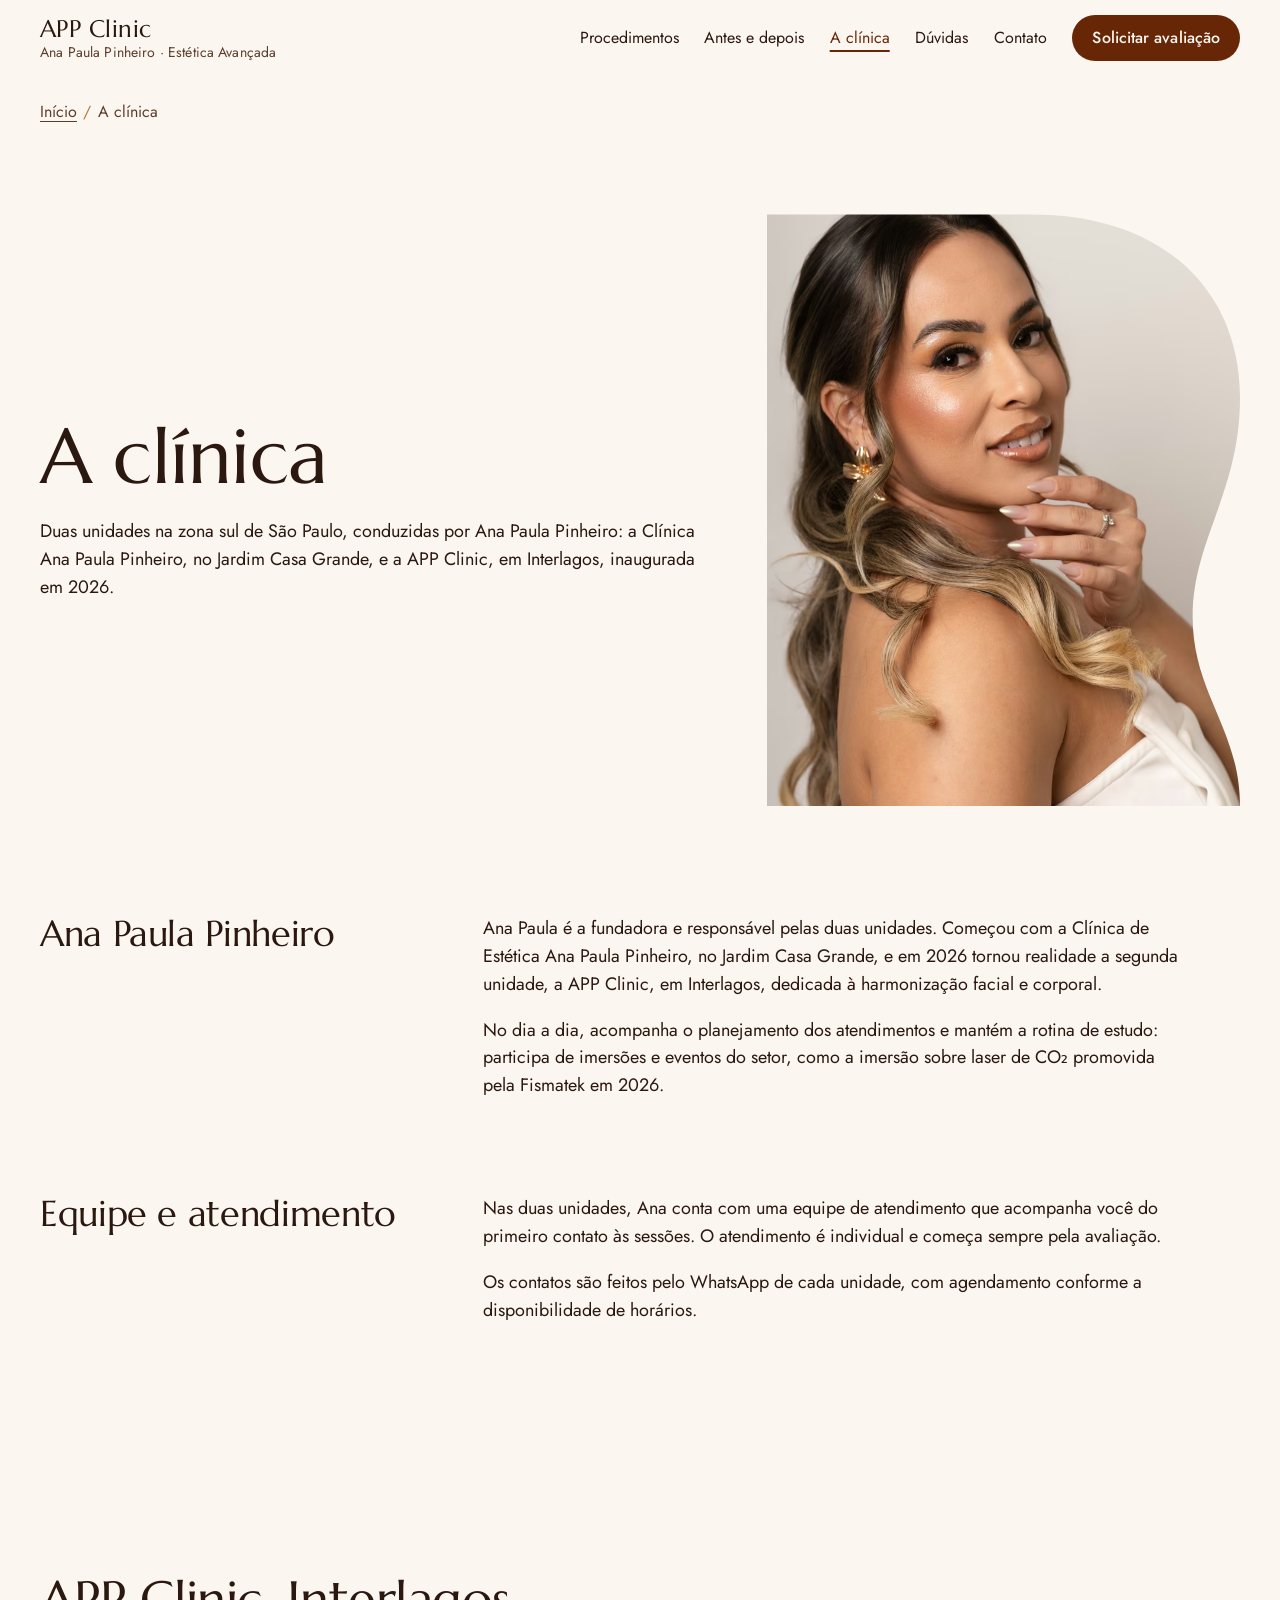
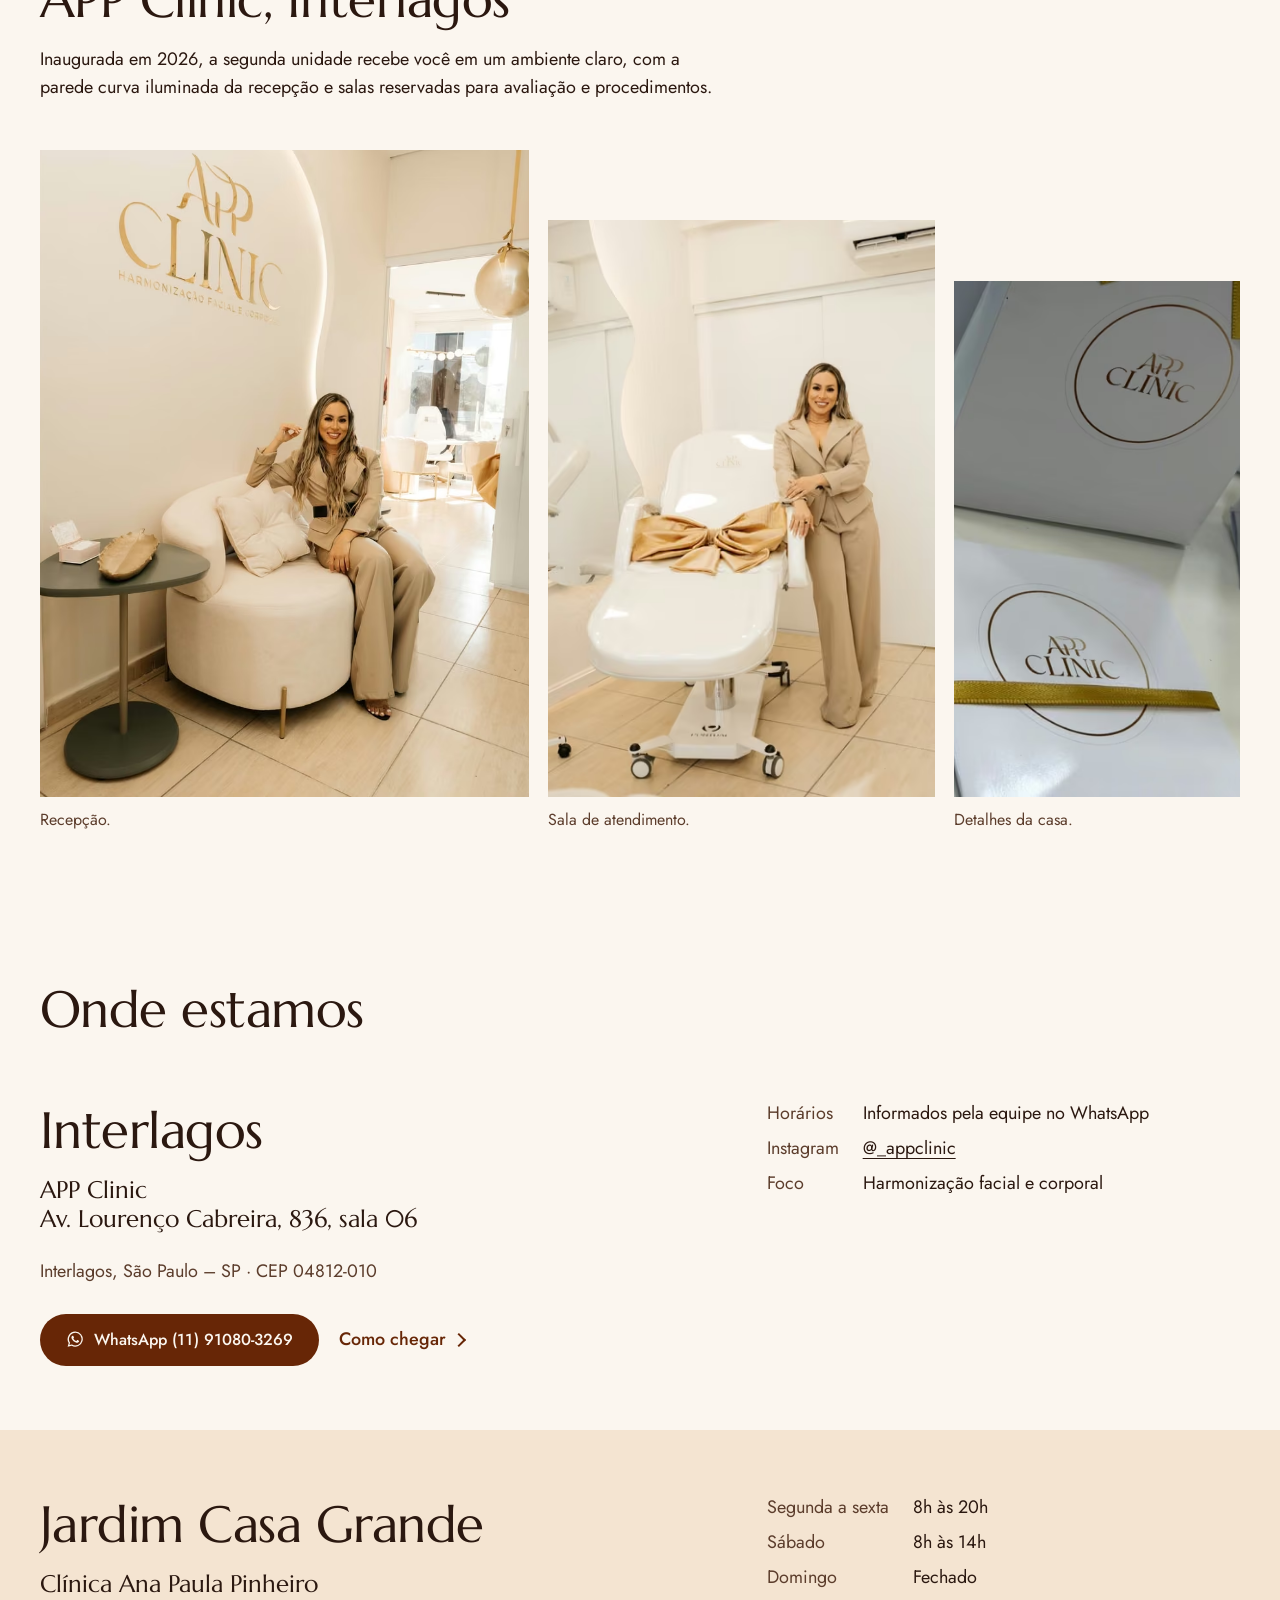
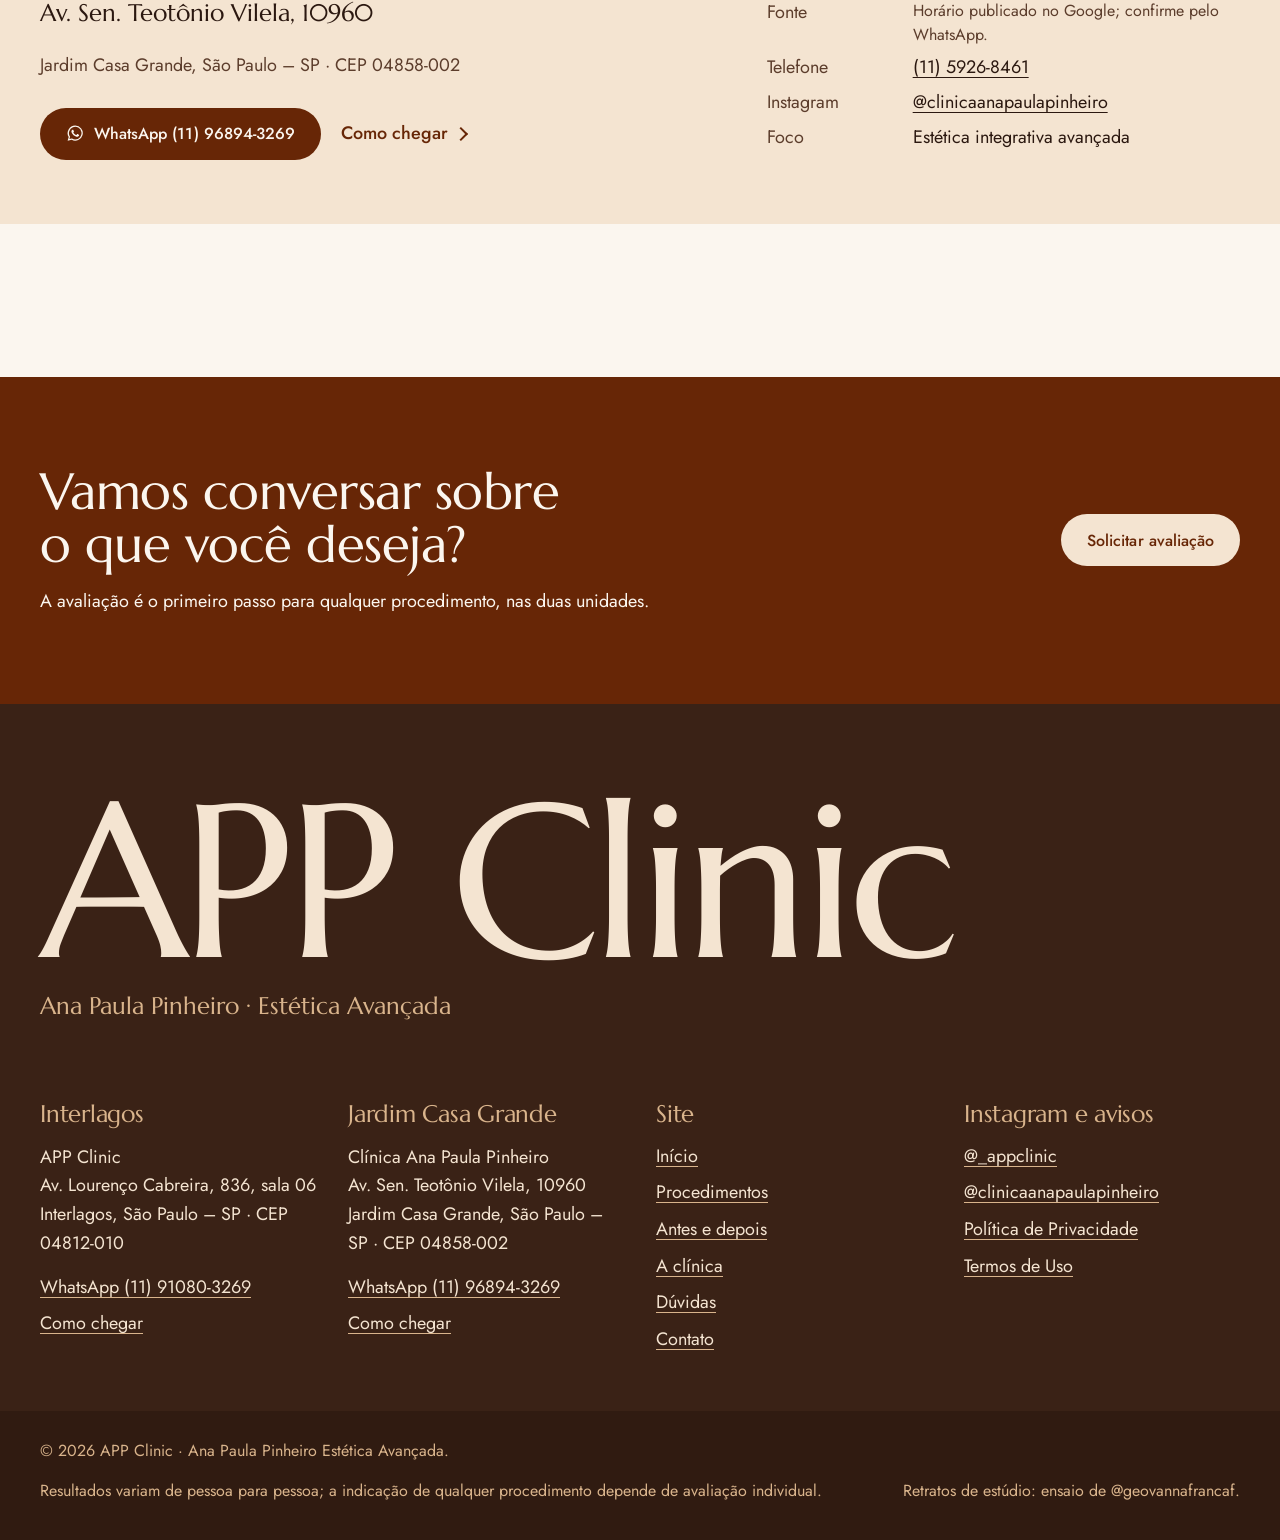
<file: a-clinica/index.html>
<!doctype html>
<html lang="pt-BR">
<head>
<meta charset="utf-8">
<meta name="viewport" content="width=device-width, initial-scale=1">
<title>A clínica | APP Clinic · Ana Paula Pinheiro</title>
<meta name="description" content="Conheça Ana Paula Pinheiro, a equipe e as duas unidades: APP Clinic, em Interlagos, e Clínica Ana Paula Pinheiro, no Jardim Casa Grande.">

<link rel="canonical" href="https://dominio-a-definir.com.br/a-clinica/">
<meta property="og:type" content="website">
<meta property="og:locale" content="pt_BR">
<meta property="og:site_name" content="APP Clinic · Ana Paula Pinheiro Estética Avançada">
<meta property="og:title" content="A clínica | APP Clinic · Ana Paula Pinheiro">
<meta property="og:description" content="Conheça Ana Paula Pinheiro, a equipe e as duas unidades: APP Clinic, em Interlagos, e Clínica Ana Paula Pinheiro, no Jardim Casa Grande.">
<meta property="og:url" content="https://dominio-a-definir.com.br/a-clinica/">
<meta property="og:image" content="https://dominio-a-definir.com.br/assets/images/capas/compartilhamento-app-clinic.jpg">
<meta property="og:image:width" content="1200"><meta property="og:image:height" content="630">
<meta name="twitter:card" content="summary_large_image">
<meta name="theme-color" content="#FBF6EF">
<link rel="icon" href="../favicon.svg" type="image/svg+xml">
<link rel="icon" href="../favicon.ico" sizes="32x32">
<link rel="apple-touch-icon" href="../apple-touch-icon.png">
<link rel="manifest" href="../site.webmanifest">
<link rel="preload" href="../assets/fonts/marcellus-400.woff2" as="font" type="font/woff2" crossorigin>
<link rel="preload" href="../assets/fonts/jost-var.woff2" as="font" type="font/woff2" crossorigin>
<link rel="stylesheet" href="../assets/css/site.css?v=20261023">
<script>document.documentElement.classList.add('js')</script>

</head>
<body>
<svg class="formas" aria-hidden="true" focusable="false"><defs>
<clipPath id="parede" clipPathUnits="objectBoundingBox"><path d="M0,0 H0.56 C0.84,0 1,0.13 1,0.31 C1,0.47 0.9,0.55 0.9,0.68 C0.9,0.81 1,0.87 1,1 H0 Z"/></clipPath>
<clipPath id="parede-espelho" clipPathUnits="objectBoundingBox"><path d="M1,0 H0.44 C0.16,0 0,0.13 0,0.31 C0,0.47 0.1,0.55 0.1,0.68 C0.1,0.81 0,0.87 0,1 H1 Z"/></clipPath>
</defs></svg>
<a class="pular" href="#conteudo">Pular para o conteúdo</a>
<header class="topo">
  <div class="moldura topo__barra">
    <a class="marca" href="../index.html" aria-label="APP Clinic, Ana Paula Pinheiro Estética Avançada: página inicial">
      <span class="marca__nome">APP Clinic</span>
      <span class="marca__assinatura">Ana Paula Pinheiro · Estética Avançada</span>
    </a>
    <button class="menu-abrir" type="button" aria-expanded="false" aria-controls="menu"><span class="barras" aria-hidden="true"><i></i><i></i></span><span class="texto">Menu</span></button>
    <nav aria-label="Principal">
      <ul class="menu" id="menu"><li><a href="../procedimentos/index.html">Procedimentos</a></li><li><a href="../antes-e-depois/index.html">Antes e depois</a></li><li><a href="../a-clinica/index.html" aria-current=page>A clínica</a></li><li><a href="../duvidas/index.html">Dúvidas</a></li><li><a href="../contato/index.html">Contato</a></li><li><a class="botao" href="../contato/index.html#agendar">Solicitar avaliação</a></li></ul>
    </nav>
  </div>
</header>
<main id="conteudo">
<nav class="trilha moldura" aria-label="Você está em"><ol><li><a href="../index.html">Início</a></li><li aria-current="page">A clínica</li></ol></nav>
<div class="moldura cabeca-pagina cabeca-pagina--foto">
  <div><h1 class="surge">A clínica</h1>
  <p class="surge" style="--i:1;margin-top:1.5rem">Duas unidades na zona sul de São Paulo, conduzidas por Ana Paula Pinheiro: a Clínica Ana Paula Pinheiro, no Jardim Casa Grande, e a APP Clinic, em Interlagos, inaugurada em 2026.</p></div>
  <div class="cabeca-pagina__foto parede surge" style="--i:1"><picture><source type="image/avif" srcset="../assets/images/ana/ana-paula-pinheiro-retrato-estudio-480.avif 480w, ../assets/images/ana/ana-paula-pinheiro-retrato-estudio-800.avif 800w, ../assets/images/ana/ana-paula-pinheiro-retrato-estudio-1200.avif 1200w" sizes="(max-width: 860px) 86vw, 38vw"><source type="image/webp" srcset="../assets/images/ana/ana-paula-pinheiro-retrato-estudio-480.webp 480w, ../assets/images/ana/ana-paula-pinheiro-retrato-estudio-800.webp 800w, ../assets/images/ana/ana-paula-pinheiro-retrato-estudio-1200.webp 1200w" sizes="(max-width: 860px) 86vw, 38vw"><img class="" src="../assets/images/ana/ana-paula-pinheiro-retrato-estudio-800.jpg" srcset="../assets/images/ana/ana-paula-pinheiro-retrato-estudio-480.jpg 480w, ../assets/images/ana/ana-paula-pinheiro-retrato-estudio-800.jpg 800w, ../assets/images/ana/ana-paula-pinheiro-retrato-estudio-1200.jpg 1200w" sizes="(max-width: 860px) 86vw, 38vw" width="1200" height="1500" alt="Ana Paula Pinheiro em retrato de estúdio, com a mão próxima ao rosto" loading="eager" fetchpriority="high" decoding="async"></picture></div>
</div>

<section class="moldura texto-longo" aria-labelledby="ana-t">
  <h2 id="ana-t" class="surge" style="font-size:2.25rem">Ana Paula Pinheiro</h2>
  <div class="corpo surge" style="--i:1">
    <p>Ana Paula é a fundadora e responsável pelas duas unidades. Começou com a Clínica de Estética Ana Paula Pinheiro, no Jardim Casa Grande, e em 2026 tornou realidade a segunda unidade, a APP Clinic, em Interlagos, dedicada à harmonização facial e corporal.</p>
    <p>No dia a dia, acompanha o planejamento dos atendimentos e mantém a rotina de estudo: participa de imersões e eventos do setor, como a imersão sobre laser de CO₂ promovida pela Fismatek em 2026.</p>
  </div>
</section>

<section class="moldura texto-longo" aria-labelledby="equipe-t">
  <h2 id="equipe-t" class="surge" style="font-size:2.25rem">Equipe e atendimento</h2>
  <div class="corpo surge" style="--i:1">
    <p>Nas duas unidades, Ana conta com uma equipe de atendimento que acompanha você do primeiro contato às sessões. O atendimento é individual e começa sempre pela avaliação.</p>
    <p>Os contatos são feitos pelo WhatsApp de cada unidade, com agendamento conforme a disponibilidade de horários.</p>
  </div>
</section>

<section class="moldura secao" aria-labelledby="app-t">
  <h2 id="app-t" class="surge">APP Clinic, Interlagos</h2>
  <p class="medida surge" style="--i:1;margin-top:1.25rem">Inaugurada em 2026, a segunda unidade recebe você em um ambiente claro, com a parede curva iluminada da recepção e salas reservadas para avaliação e procedimentos.</p>
  <div class="galeria" style="margin-top:3rem">
    <figure class="g1 surge"><picture><source type="image/avif" srcset="../assets/images/clinica/recepcao-app-clinic-480.avif 480w, ../assets/images/clinica/recepcao-app-clinic-800.avif 800w, ../assets/images/clinica/recepcao-app-clinic-1080.avif 1080w" sizes="(max-width: 860px) 92vw, 40vw"><source type="image/webp" srcset="../assets/images/clinica/recepcao-app-clinic-480.webp 480w, ../assets/images/clinica/recepcao-app-clinic-800.webp 800w, ../assets/images/clinica/recepcao-app-clinic-1080.webp 1080w" sizes="(max-width: 860px) 92vw, 40vw"><img class="" src="../assets/images/clinica/recepcao-app-clinic-800.jpg" srcset="../assets/images/clinica/recepcao-app-clinic-480.jpg 480w, ../assets/images/clinica/recepcao-app-clinic-800.jpg 800w, ../assets/images/clinica/recepcao-app-clinic-1080.jpg 1080w" sizes="(max-width: 860px) 92vw, 40vw" width="1080" height="1350" alt="Recepção da APP Clinic com poltrona clara e o logotipo dourado na parede" loading="lazy" decoding="async"></picture><figcaption>Recepção.</figcaption></figure>
    <figure class="g2 surge" style="--i:1"><picture><source type="image/avif" srcset="../assets/images/clinica/sala-de-atendimento-480.avif 480w, ../assets/images/clinica/sala-de-atendimento-800.avif 800w, ../assets/images/clinica/sala-de-atendimento-1080.avif 1080w" sizes="(max-width: 860px) 55vw, 32vw"><source type="image/webp" srcset="../assets/images/clinica/sala-de-atendimento-480.webp 480w, ../assets/images/clinica/sala-de-atendimento-800.webp 800w, ../assets/images/clinica/sala-de-atendimento-1080.webp 1080w" sizes="(max-width: 860px) 55vw, 32vw"><img class="" src="../assets/images/clinica/sala-de-atendimento-800.jpg" srcset="../assets/images/clinica/sala-de-atendimento-480.jpg 480w, ../assets/images/clinica/sala-de-atendimento-800.jpg 800w, ../assets/images/clinica/sala-de-atendimento-1080.jpg 1080w" sizes="(max-width: 860px) 55vw, 32vw" width="1080" height="1350" alt="Sala de atendimento com maca branca e laço dourado da inauguração" loading="lazy" decoding="async"></picture><figcaption>Sala de atendimento.</figcaption></figure>
    <figure class="g3 surge" style="--i:2"><picture><source type="image/avif" srcset="../assets/images/clinica/embalagem-app-clinic-480.avif 480w, ../assets/images/clinica/embalagem-app-clinic-800.avif 800w, ../assets/images/clinica/embalagem-app-clinic-1080.avif 1080w" sizes="(max-width: 860px) 38vw, 24vw"><source type="image/webp" srcset="../assets/images/clinica/embalagem-app-clinic-480.webp 480w, ../assets/images/clinica/embalagem-app-clinic-800.webp 800w, ../assets/images/clinica/embalagem-app-clinic-1080.webp 1080w" sizes="(max-width: 860px) 38vw, 24vw"><img class="" src="../assets/images/clinica/embalagem-app-clinic-800.jpg" srcset="../assets/images/clinica/embalagem-app-clinic-480.jpg 480w, ../assets/images/clinica/embalagem-app-clinic-800.jpg 800w, ../assets/images/clinica/embalagem-app-clinic-1080.jpg 1080w" sizes="(max-width: 860px) 38vw, 24vw" width="1080" height="1349" alt="Embalagens com o logotipo da APP Clinic" loading="lazy" decoding="async"></picture><figcaption>Detalhes da casa.</figcaption></figure>
  </div>
</section>

<section class="secao" aria-labelledby="unid-t">
  <div class="moldura"><h2 id="unid-t" class="surge">Onde estamos</h2></div>
  <div class="unidade" id="interlagos"><div class="moldura unidade__grade">
  <div class="surge"><h3 class="grande">Interlagos</h3><p class="rua">APP Clinic<br>Av. Lourenço Cabreira, 836, sala 06</p><p class="suave" style="margin-top:.5rem">Interlagos, São Paulo – SP · CEP 04812-010</p>
    <div class="acoes"><a class="botao" href="https://wa.me/5511910803269?text=Olá! Vim pelo site e gostaria de solicitar uma avaliação na unidade APP Clinic, em Interlagos." target="_blank" rel="noopener"><svg viewBox="0 0 24 24" aria-hidden="true" fill="currentColor"><path d="M12.04 2a9.9 9.9 0 0 0-8.5 15l-1.4 5 5.2-1.36A9.9 9.9 0 1 0 12.04 2Zm0 18.1a8.2 8.2 0 0 1-4.18-1.15l-.3-.18-3.08.8.82-3-.2-.31a8.2 8.2 0 1 1 6.94 3.84Zm4.5-6.14c-.25-.12-1.46-.72-1.69-.8-.23-.09-.39-.13-.56.12-.16.25-.64.8-.78.97-.15.16-.29.18-.54.06a6.7 6.7 0 0 1-3.32-2.9c-.25-.43.25-.4.72-1.34.08-.16.04-.3-.02-.43l-.76-1.83c-.2-.48-.4-.41-.56-.42h-.47a.9.9 0 0 0-.66.31 2.77 2.77 0 0 0-.86 2.06 4.8 4.8 0 0 0 1 2.55 11 11 0 0 0 4.2 3.72c1.57.68 2.18.73 2.97.62.48-.07 1.46-.6 1.67-1.18.2-.58.2-1.07.14-1.18-.06-.1-.22-.16-.47-.28Z"/></svg> WhatsApp (11) 91080-3269</a><a class="link-seta" href="https://www.google.com/maps/dir/?api=1&destination=-23.7146357,-46.68973" target="_blank" rel="noopener">Como chegar</a></div></div>
  <div class="surge" style="--i:1"><dl><dt>Horários</dt><dd>Informados pela equipe no WhatsApp</dd><dt>Instagram</dt><dd><a href="https://www.instagram.com/_appclinic/" target="_blank" rel="noopener">@_appclinic</a></dd><dt>Foco</dt><dd>Harmonização facial e corporal</dd></dl></div>
</div></div><div class="unidade" id="casa-grande"><div class="moldura unidade__grade">
  <div class="surge"><h3 class="grande">Jardim Casa Grande</h3><p class="rua">Clínica Ana Paula Pinheiro<br>Av. Sen. Teotônio Vilela, 10960</p><p class="suave" style="margin-top:.5rem">Jardim Casa Grande, São Paulo – SP · CEP 04858-002</p>
    <div class="acoes"><a class="botao" href="https://wa.me/5511968943269?text=Olá! Vim pelo site e gostaria de solicitar uma avaliação na unidade Clínica Ana Paula Pinheiro, no Jardim Casa Grande." target="_blank" rel="noopener"><svg viewBox="0 0 24 24" aria-hidden="true" fill="currentColor"><path d="M12.04 2a9.9 9.9 0 0 0-8.5 15l-1.4 5 5.2-1.36A9.9 9.9 0 1 0 12.04 2Zm0 18.1a8.2 8.2 0 0 1-4.18-1.15l-.3-.18-3.08.8.82-3-.2-.31a8.2 8.2 0 1 1 6.94 3.84Zm4.5-6.14c-.25-.12-1.46-.72-1.69-.8-.23-.09-.39-.13-.56.12-.16.25-.64.8-.78.97-.15.16-.29.18-.54.06a6.7 6.7 0 0 1-3.32-2.9c-.25-.43.25-.4.72-1.34.08-.16.04-.3-.02-.43l-.76-1.83c-.2-.48-.4-.41-.56-.42h-.47a.9.9 0 0 0-.66.31 2.77 2.77 0 0 0-.86 2.06 4.8 4.8 0 0 0 1 2.55 11 11 0 0 0 4.2 3.72c1.57.68 2.18.73 2.97.62.48-.07 1.46-.6 1.67-1.18.2-.58.2-1.07.14-1.18-.06-.1-.22-.16-.47-.28Z"/></svg> WhatsApp (11) 96894-3269</a><a class="link-seta" href="https://www.google.com/maps/dir/?api=1&destination=-23.7697508,-46.7182875" target="_blank" rel="noopener">Como chegar</a></div></div>
  <div class="surge" style="--i:1"><dl><dt>Segunda a sexta</dt><dd>8h às 20h</dd><dt>Sábado</dt><dd>8h às 14h</dd><dt>Domingo</dt><dd>Fechado</dd><dt>Fonte</dt><dd class="nota">Horário publicado no Google; confirme pelo WhatsApp.</dd><dt>Telefone</dt><dd><a href="tel:+551159268461">(11) 5926-8461</a></dd><dt>Instagram</dt><dd><a href="https://www.instagram.com/clinicaanapaulapinheiro/" target="_blank" rel="noopener">@clinicaanapaulapinheiro</a></dd><dt>Foco</dt><dd>Estética integrativa avançada</dd></dl></div>
</div></div>
</section>
<section class="chamada secao-chamada fim-cheio" aria-labelledby="chamada-t" style="margin-top:var(--secao)">
  <div class="moldura chamada__grade">
    <div><h2 id="chamada-t">Vamos conversar sobre o que você deseja?</h2><p>A avaliação é o primeiro passo para qualquer procedimento, nas duas unidades.</p></div>
    <div class="chamada__acoes"><a class="botao botao--claro" href="../contato/index.html#agendar">Solicitar avaliação</a></div>
  </div>
</section>
</main>
<footer class="rodape">
  <div class="moldura">
    <p class="rodape__nome" aria-hidden="true">APP Clinic</p>
    <p class="rodape__assinatura">Ana Paula Pinheiro · Estética Avançada</p>
    <div class="rodape__grade">
      <section aria-labelledby="r-u1"><h2 id="r-u1">Interlagos</h2>
        <address>APP Clinic<br>Av. Lourenço Cabreira, 836, sala 06<br>Interlagos, São Paulo – SP · CEP 04812-010</address>
        <ul style="margin-top:1rem"><li><a href="https://wa.me/5511910803269" rel="noopener" target="_blank">WhatsApp (11) 91080-3269</a></li><li><a href="https://www.google.com/maps/dir/?api=1&destination=-23.7146357,-46.68973" rel="noopener" target="_blank">Como chegar</a></li></ul>
      </section>
      <section aria-labelledby="r-u2"><h2 id="r-u2">Jardim Casa Grande</h2>
        <address>Clínica Ana Paula Pinheiro<br>Av. Sen. Teotônio Vilela, 10960<br>Jardim Casa Grande, São Paulo – SP · CEP 04858-002</address>
        <ul style="margin-top:1rem"><li><a href="https://wa.me/5511968943269" rel="noopener" target="_blank">WhatsApp (11) 96894-3269</a></li><li><a href="https://www.google.com/maps/dir/?api=1&destination=-23.7697508,-46.7182875" rel="noopener" target="_blank">Como chegar</a></li></ul>
      </section>
      <nav aria-labelledby="r-nav"><h2 id="r-nav">Site</h2><ul>
        <li><a href="../index.html">Início</a></li>
        <li><a href="../procedimentos/index.html">Procedimentos</a></li><li><a href="../antes-e-depois/index.html">Antes e depois</a></li><li><a href="../a-clinica/index.html">A clínica</a></li><li><a href="../duvidas/index.html">Dúvidas</a></li><li><a href="../contato/index.html">Contato</a></li>
      </ul></nav>
      <section aria-labelledby="r-redes"><h2 id="r-redes">Instagram e avisos</h2><ul>
        <li><a href="https://www.instagram.com/_appclinic/" rel="noopener" target="_blank">@_appclinic</a></li>
        <li><a href="https://www.instagram.com/clinicaanapaulapinheiro/" rel="noopener" target="_blank">@clinicaanapaulapinheiro</a></li>
        <li><a href="../privacidade/index.html">Política de Privacidade</a></li>
        <li><a href="../termos/index.html">Termos de Uso</a></li>
      </ul></section>
    </div>
  </div>
  <div class="rodape__faixa"><div class="moldura rodape__base">
    <p>© 2026 APP Clinic · Ana Paula Pinheiro Estética Avançada.</p>
    <p>Resultados variam de pessoa para pessoa; a indicação de qualquer procedimento depende de avaliação individual.</p>
    <p>Retratos de estúdio: ensaio de @geovannafrancaf.</p>
  </div></div>
</footer>
<script src="../assets/js/site.js?v=20261023" defer></script>
</body>
</html>
</file>
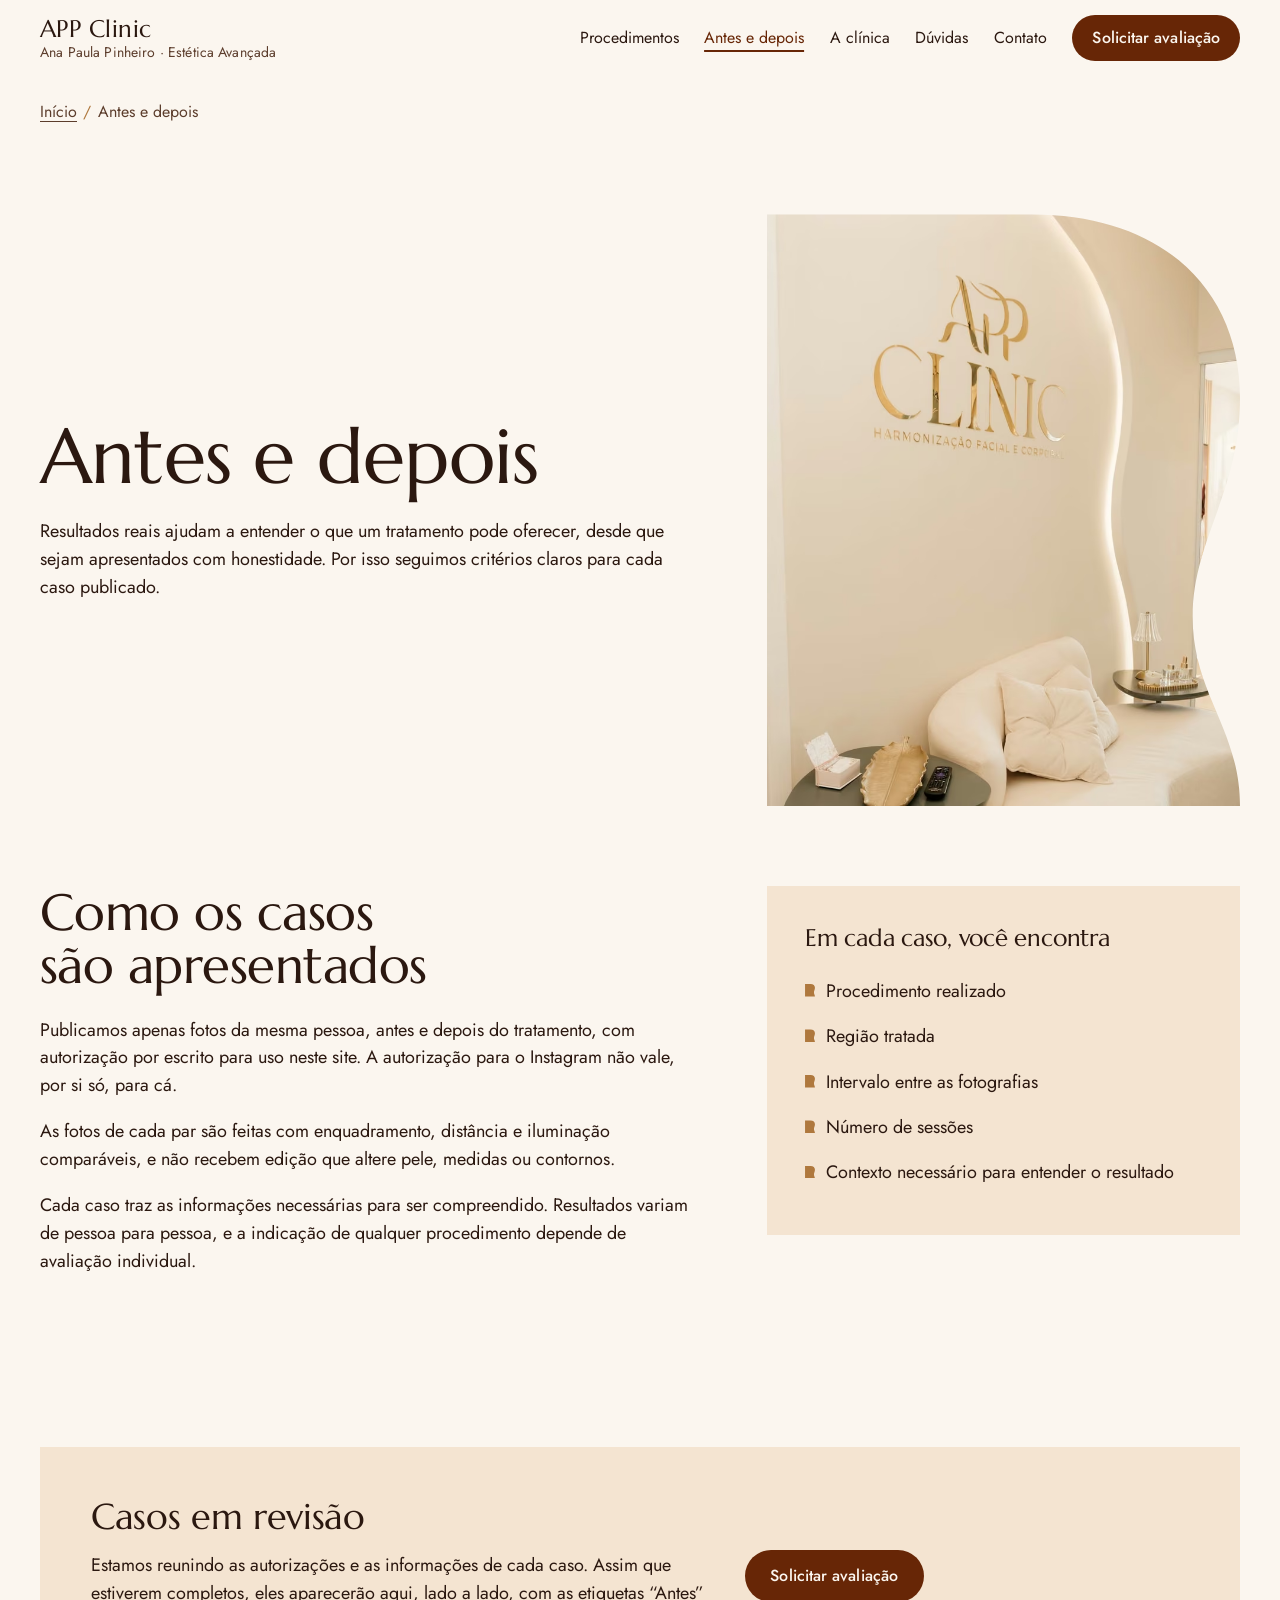
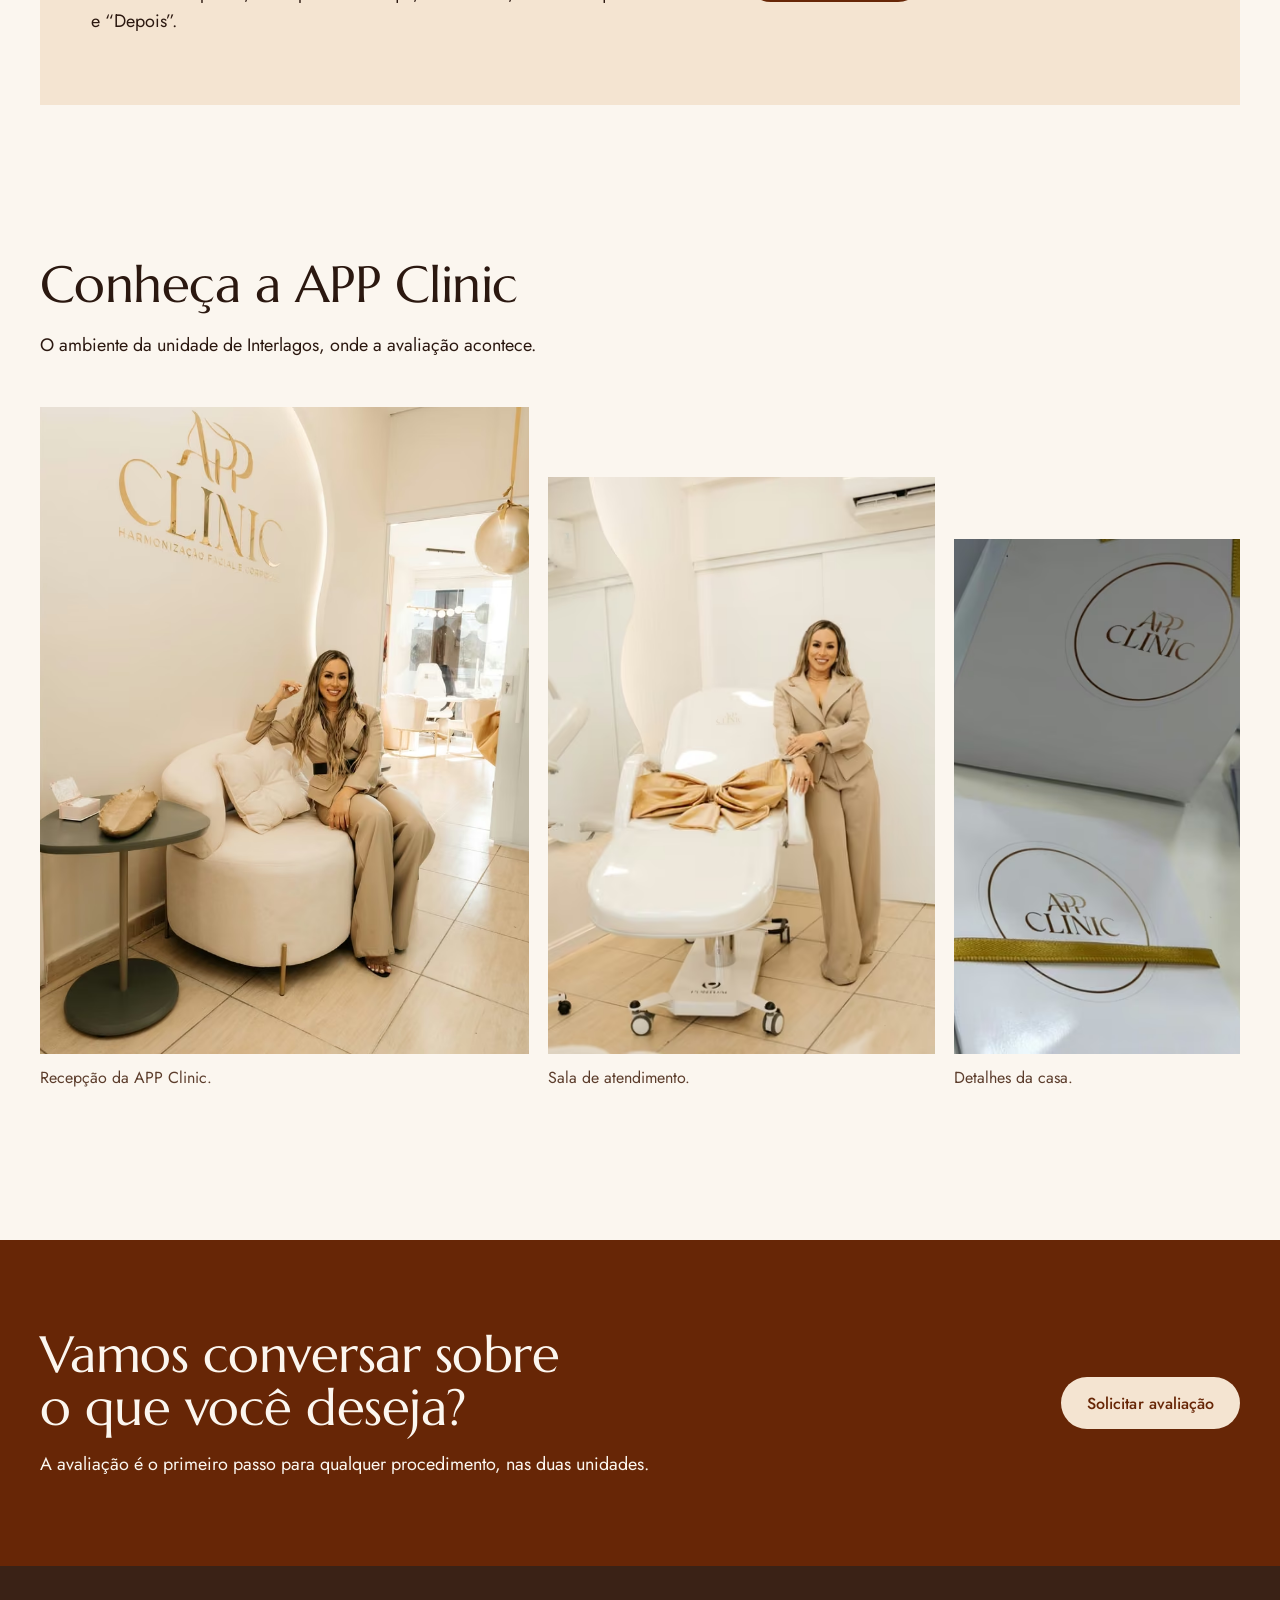
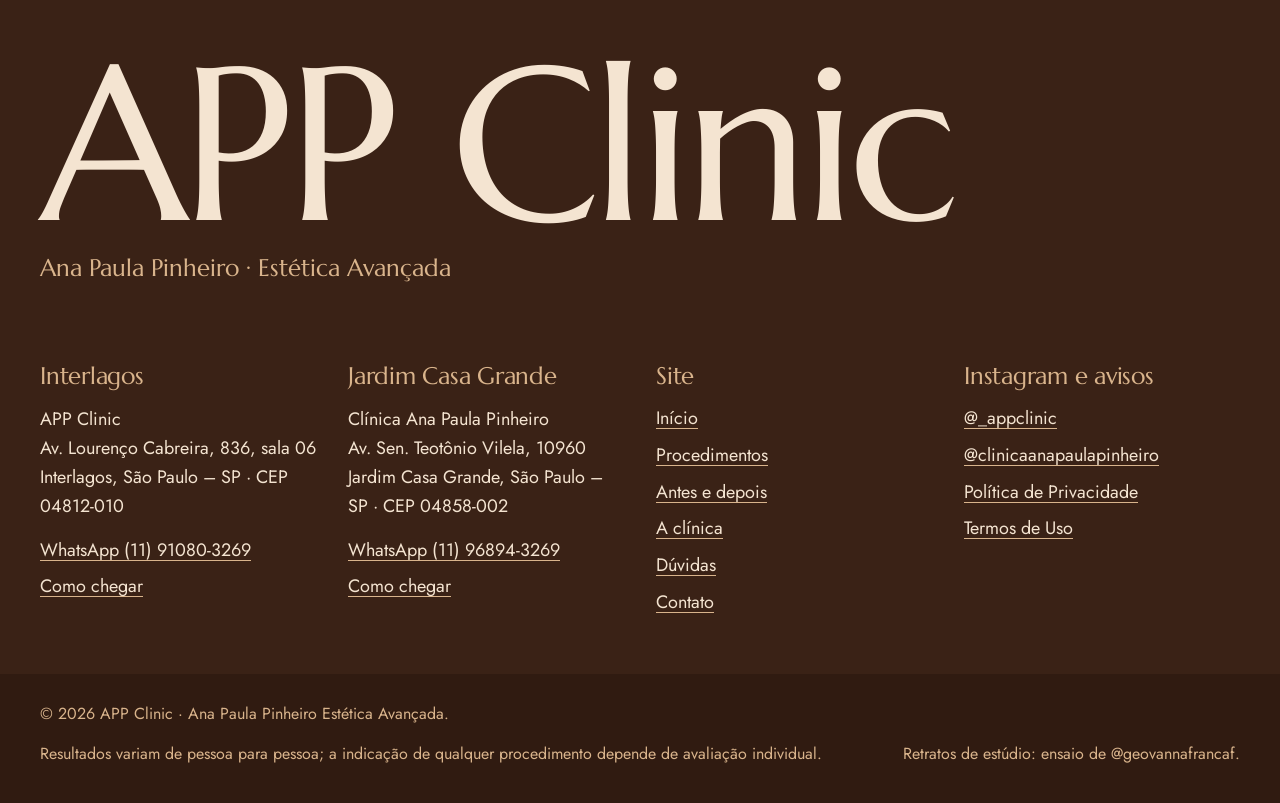
<file: antes-e-depois/index.html>
<!doctype html>
<html lang="pt-BR">
<head>
<meta charset="utf-8">
<meta name="viewport" content="width=device-width, initial-scale=1">
<title>Antes e depois | APP Clinic · Ana Paula Pinheiro</title>
<meta name="description" content="Como a APP Clinic e a Clínica Ana Paula Pinheiro apresentam resultados: somente casos reais, autorizados e com as informações de cada tratamento.">

<link rel="canonical" href="https://dominio-a-definir.com.br/antes-e-depois/">
<meta property="og:type" content="website">
<meta property="og:locale" content="pt_BR">
<meta property="og:site_name" content="APP Clinic · Ana Paula Pinheiro Estética Avançada">
<meta property="og:title" content="Antes e depois | APP Clinic · Ana Paula Pinheiro">
<meta property="og:description" content="Como a APP Clinic e a Clínica Ana Paula Pinheiro apresentam resultados: somente casos reais, autorizados e com as informações de cada tratamento.">
<meta property="og:url" content="https://dominio-a-definir.com.br/antes-e-depois/">
<meta property="og:image" content="https://dominio-a-definir.com.br/assets/images/capas/compartilhamento-app-clinic.jpg">
<meta property="og:image:width" content="1200"><meta property="og:image:height" content="630">
<meta name="twitter:card" content="summary_large_image">
<meta name="theme-color" content="#FBF6EF">
<link rel="icon" href="../favicon.svg" type="image/svg+xml">
<link rel="icon" href="../favicon.ico" sizes="32x32">
<link rel="apple-touch-icon" href="../apple-touch-icon.png">
<link rel="manifest" href="../site.webmanifest">
<link rel="preload" href="../assets/fonts/marcellus-400.woff2" as="font" type="font/woff2" crossorigin>
<link rel="preload" href="../assets/fonts/jost-var.woff2" as="font" type="font/woff2" crossorigin>
<link rel="stylesheet" href="../assets/css/site.css?v=20261023">
<script>document.documentElement.classList.add('js')</script>

</head>
<body>
<svg class="formas" aria-hidden="true" focusable="false"><defs>
<clipPath id="parede" clipPathUnits="objectBoundingBox"><path d="M0,0 H0.56 C0.84,0 1,0.13 1,0.31 C1,0.47 0.9,0.55 0.9,0.68 C0.9,0.81 1,0.87 1,1 H0 Z"/></clipPath>
<clipPath id="parede-espelho" clipPathUnits="objectBoundingBox"><path d="M1,0 H0.44 C0.16,0 0,0.13 0,0.31 C0,0.47 0.1,0.55 0.1,0.68 C0.1,0.81 0,0.87 0,1 H1 Z"/></clipPath>
</defs></svg>
<a class="pular" href="#conteudo">Pular para o conteúdo</a>
<header class="topo">
  <div class="moldura topo__barra">
    <a class="marca" href="../index.html" aria-label="APP Clinic, Ana Paula Pinheiro Estética Avançada: página inicial">
      <span class="marca__nome">APP Clinic</span>
      <span class="marca__assinatura">Ana Paula Pinheiro · Estética Avançada</span>
    </a>
    <button class="menu-abrir" type="button" aria-expanded="false" aria-controls="menu"><span class="barras" aria-hidden="true"><i></i><i></i></span><span class="texto">Menu</span></button>
    <nav aria-label="Principal">
      <ul class="menu" id="menu"><li><a href="../procedimentos/index.html">Procedimentos</a></li><li><a href="../antes-e-depois/index.html" aria-current=page>Antes e depois</a></li><li><a href="../a-clinica/index.html">A clínica</a></li><li><a href="../duvidas/index.html">Dúvidas</a></li><li><a href="../contato/index.html">Contato</a></li><li><a class="botao" href="../contato/index.html#agendar">Solicitar avaliação</a></li></ul>
    </nav>
  </div>
</header>
<main id="conteudo">
<nav class="trilha moldura" aria-label="Você está em"><ol><li><a href="../index.html">Início</a></li><li aria-current="page">Antes e depois</li></ol></nav>
<div class="moldura cabeca-pagina cabeca-pagina--foto">
  <div><h1 class="surge">Antes e depois</h1>
  <p class="surge" style="--i:1;margin-top:1.5rem">Resultados reais ajudam a entender o que um tratamento pode oferecer, desde que sejam apresentados com honestidade. Por isso seguimos critérios claros para cada caso publicado.</p></div>
  <div class="cabeca-pagina__foto parede surge" style="--i:1"><picture><source type="image/avif" srcset="../assets/images/clinica/parede-logotipo-app-clinic-480.avif 480w, ../assets/images/clinica/parede-logotipo-app-clinic-800.avif 800w, ../assets/images/clinica/parede-logotipo-app-clinic-1080.avif 1080w" sizes="(max-width: 860px) 86vw, 38vw"><source type="image/webp" srcset="../assets/images/clinica/parede-logotipo-app-clinic-480.webp 480w, ../assets/images/clinica/parede-logotipo-app-clinic-800.webp 800w, ../assets/images/clinica/parede-logotipo-app-clinic-1080.webp 1080w" sizes="(max-width: 860px) 86vw, 38vw"><img class="" src="../assets/images/clinica/parede-logotipo-app-clinic-800.jpg" srcset="../assets/images/clinica/parede-logotipo-app-clinic-480.jpg 480w, ../assets/images/clinica/parede-logotipo-app-clinic-800.jpg 800w, ../assets/images/clinica/parede-logotipo-app-clinic-1080.jpg 1080w" sizes="(max-width: 860px) 86vw, 38vw" width="1080" height="1350" alt="Parede curva da recepção da APP Clinic com o logotipo dourado" loading="eager" fetchpriority="high" decoding="async"></picture></div>
</div>
<section class="moldura secao" style="padding-top:clamp(2rem,4vw,3rem)" aria-labelledby="crit-t">
  <div class="resultados">
    <div class="surge">
      <h2 id="crit-t">Como os casos são apresentados</h2>
      <div class="medida" style="margin-top:1.5rem">
        <p>Publicamos apenas fotos da mesma pessoa, antes e depois do tratamento, com autorização por escrito para uso neste site. A autorização para o Instagram não vale, por si só, para cá.</p>
        <p>As fotos de cada par são feitas com enquadramento, distância e iluminação comparáveis, e não recebem edição que altere pele, medidas ou contornos.</p>
        <p>Cada caso traz as informações necessárias para ser compreendido. Resultados variam de pessoa para pessoa, e a indicação de qualquer procedimento depende de avaliação individual.</p>
      </div>
    </div>
    <div class="criterios surge" style="--i:1">
      <h3>Em cada caso, você encontra</h3>
      <ul><li>Procedimento realizado</li><li>Região tratada</li><li>Intervalo entre as fotografias</li><li>Número de sessões</li><li>Contexto necessário para entender o resultado</li></ul>
    </div>
  </div>
</section>
<section class="moldura secao" aria-labelledby="casos-t">
  <div class="sem-casos surge">
    <div><h2 id="casos-t">Casos em revisão</h2>
      <p style="margin-top:1rem" class="medida">Estamos reunindo as autorizações e as informações de cada caso. Assim que estiverem completos, eles aparecerão aqui, lado a lado, com as etiquetas “Antes” e “Depois”.</p></div>
    <p style="margin:0"><a class="botao" href="../contato/index.html#agendar">Solicitar avaliação</a></p>
  </div>
</section>
<section class="moldura secao" aria-labelledby="gal-t">
  <h2 id="gal-t" class="surge">Conheça a APP Clinic</h2>
  <p class="medida surge" style="--i:1;margin-top:1.25rem">O ambiente da unidade de Interlagos, onde a avaliação acontece.</p>
  <div class="galeria" style="margin-top:3rem">
    <figure class="g1 surge"><picture><source type="image/avif" srcset="../assets/images/clinica/recepcao-app-clinic-480.avif 480w, ../assets/images/clinica/recepcao-app-clinic-800.avif 800w, ../assets/images/clinica/recepcao-app-clinic-1080.avif 1080w" sizes="(max-width: 860px) 92vw, 40vw"><source type="image/webp" srcset="../assets/images/clinica/recepcao-app-clinic-480.webp 480w, ../assets/images/clinica/recepcao-app-clinic-800.webp 800w, ../assets/images/clinica/recepcao-app-clinic-1080.webp 1080w" sizes="(max-width: 860px) 92vw, 40vw"><img class="" src="../assets/images/clinica/recepcao-app-clinic-800.jpg" srcset="../assets/images/clinica/recepcao-app-clinic-480.jpg 480w, ../assets/images/clinica/recepcao-app-clinic-800.jpg 800w, ../assets/images/clinica/recepcao-app-clinic-1080.jpg 1080w" sizes="(max-width: 860px) 92vw, 40vw" width="1080" height="1350" alt="Recepção da APP Clinic com poltrona clara e o logotipo dourado na parede" loading="lazy" decoding="async"></picture><figcaption>Recepção da APP Clinic.</figcaption></figure>
    <figure class="g2 surge" style="--i:1"><picture><source type="image/avif" srcset="../assets/images/clinica/sala-de-atendimento-480.avif 480w, ../assets/images/clinica/sala-de-atendimento-800.avif 800w, ../assets/images/clinica/sala-de-atendimento-1080.avif 1080w" sizes="(max-width: 860px) 55vw, 32vw"><source type="image/webp" srcset="../assets/images/clinica/sala-de-atendimento-480.webp 480w, ../assets/images/clinica/sala-de-atendimento-800.webp 800w, ../assets/images/clinica/sala-de-atendimento-1080.webp 1080w" sizes="(max-width: 860px) 55vw, 32vw"><img class="" src="../assets/images/clinica/sala-de-atendimento-800.jpg" srcset="../assets/images/clinica/sala-de-atendimento-480.jpg 480w, ../assets/images/clinica/sala-de-atendimento-800.jpg 800w, ../assets/images/clinica/sala-de-atendimento-1080.jpg 1080w" sizes="(max-width: 860px) 55vw, 32vw" width="1080" height="1350" alt="Sala de atendimento com maca branca e laço dourado da inauguração" loading="lazy" decoding="async"></picture><figcaption>Sala de atendimento.</figcaption></figure>
    <figure class="g3 surge" style="--i:2"><picture><source type="image/avif" srcset="../assets/images/clinica/embalagem-app-clinic-480.avif 480w, ../assets/images/clinica/embalagem-app-clinic-800.avif 800w, ../assets/images/clinica/embalagem-app-clinic-1080.avif 1080w" sizes="(max-width: 860px) 38vw, 24vw"><source type="image/webp" srcset="../assets/images/clinica/embalagem-app-clinic-480.webp 480w, ../assets/images/clinica/embalagem-app-clinic-800.webp 800w, ../assets/images/clinica/embalagem-app-clinic-1080.webp 1080w" sizes="(max-width: 860px) 38vw, 24vw"><img class="" src="../assets/images/clinica/embalagem-app-clinic-800.jpg" srcset="../assets/images/clinica/embalagem-app-clinic-480.jpg 480w, ../assets/images/clinica/embalagem-app-clinic-800.jpg 800w, ../assets/images/clinica/embalagem-app-clinic-1080.jpg 1080w" sizes="(max-width: 860px) 38vw, 24vw" width="1080" height="1349" alt="Embalagens com o logotipo da APP Clinic" loading="lazy" decoding="async"></picture><figcaption>Detalhes da casa.</figcaption></figure>
  </div>
</section>
<section class="chamada secao-chamada fim-cheio" aria-labelledby="chamada-t" style="margin-top:var(--secao)">
  <div class="moldura chamada__grade">
    <div><h2 id="chamada-t">Vamos conversar sobre o que você deseja?</h2><p>A avaliação é o primeiro passo para qualquer procedimento, nas duas unidades.</p></div>
    <div class="chamada__acoes"><a class="botao botao--claro" href="../contato/index.html#agendar">Solicitar avaliação</a></div>
  </div>
</section>
</main>
<footer class="rodape">
  <div class="moldura">
    <p class="rodape__nome" aria-hidden="true">APP Clinic</p>
    <p class="rodape__assinatura">Ana Paula Pinheiro · Estética Avançada</p>
    <div class="rodape__grade">
      <section aria-labelledby="r-u1"><h2 id="r-u1">Interlagos</h2>
        <address>APP Clinic<br>Av. Lourenço Cabreira, 836, sala 06<br>Interlagos, São Paulo – SP · CEP 04812-010</address>
        <ul style="margin-top:1rem"><li><a href="https://wa.me/5511910803269" rel="noopener" target="_blank">WhatsApp (11) 91080-3269</a></li><li><a href="https://www.google.com/maps/dir/?api=1&destination=-23.7146357,-46.68973" rel="noopener" target="_blank">Como chegar</a></li></ul>
      </section>
      <section aria-labelledby="r-u2"><h2 id="r-u2">Jardim Casa Grande</h2>
        <address>Clínica Ana Paula Pinheiro<br>Av. Sen. Teotônio Vilela, 10960<br>Jardim Casa Grande, São Paulo – SP · CEP 04858-002</address>
        <ul style="margin-top:1rem"><li><a href="https://wa.me/5511968943269" rel="noopener" target="_blank">WhatsApp (11) 96894-3269</a></li><li><a href="https://www.google.com/maps/dir/?api=1&destination=-23.7697508,-46.7182875" rel="noopener" target="_blank">Como chegar</a></li></ul>
      </section>
      <nav aria-labelledby="r-nav"><h2 id="r-nav">Site</h2><ul>
        <li><a href="../index.html">Início</a></li>
        <li><a href="../procedimentos/index.html">Procedimentos</a></li><li><a href="../antes-e-depois/index.html">Antes e depois</a></li><li><a href="../a-clinica/index.html">A clínica</a></li><li><a href="../duvidas/index.html">Dúvidas</a></li><li><a href="../contato/index.html">Contato</a></li>
      </ul></nav>
      <section aria-labelledby="r-redes"><h2 id="r-redes">Instagram e avisos</h2><ul>
        <li><a href="https://www.instagram.com/_appclinic/" rel="noopener" target="_blank">@_appclinic</a></li>
        <li><a href="https://www.instagram.com/clinicaanapaulapinheiro/" rel="noopener" target="_blank">@clinicaanapaulapinheiro</a></li>
        <li><a href="../privacidade/index.html">Política de Privacidade</a></li>
        <li><a href="../termos/index.html">Termos de Uso</a></li>
      </ul></section>
    </div>
  </div>
  <div class="rodape__faixa"><div class="moldura rodape__base">
    <p>© 2026 APP Clinic · Ana Paula Pinheiro Estética Avançada.</p>
    <p>Resultados variam de pessoa para pessoa; a indicação de qualquer procedimento depende de avaliação individual.</p>
    <p>Retratos de estúdio: ensaio de @geovannafrancaf.</p>
  </div></div>
</footer>
<script src="../assets/js/site.js?v=20261023" defer></script>
</body>
</html>
</file>
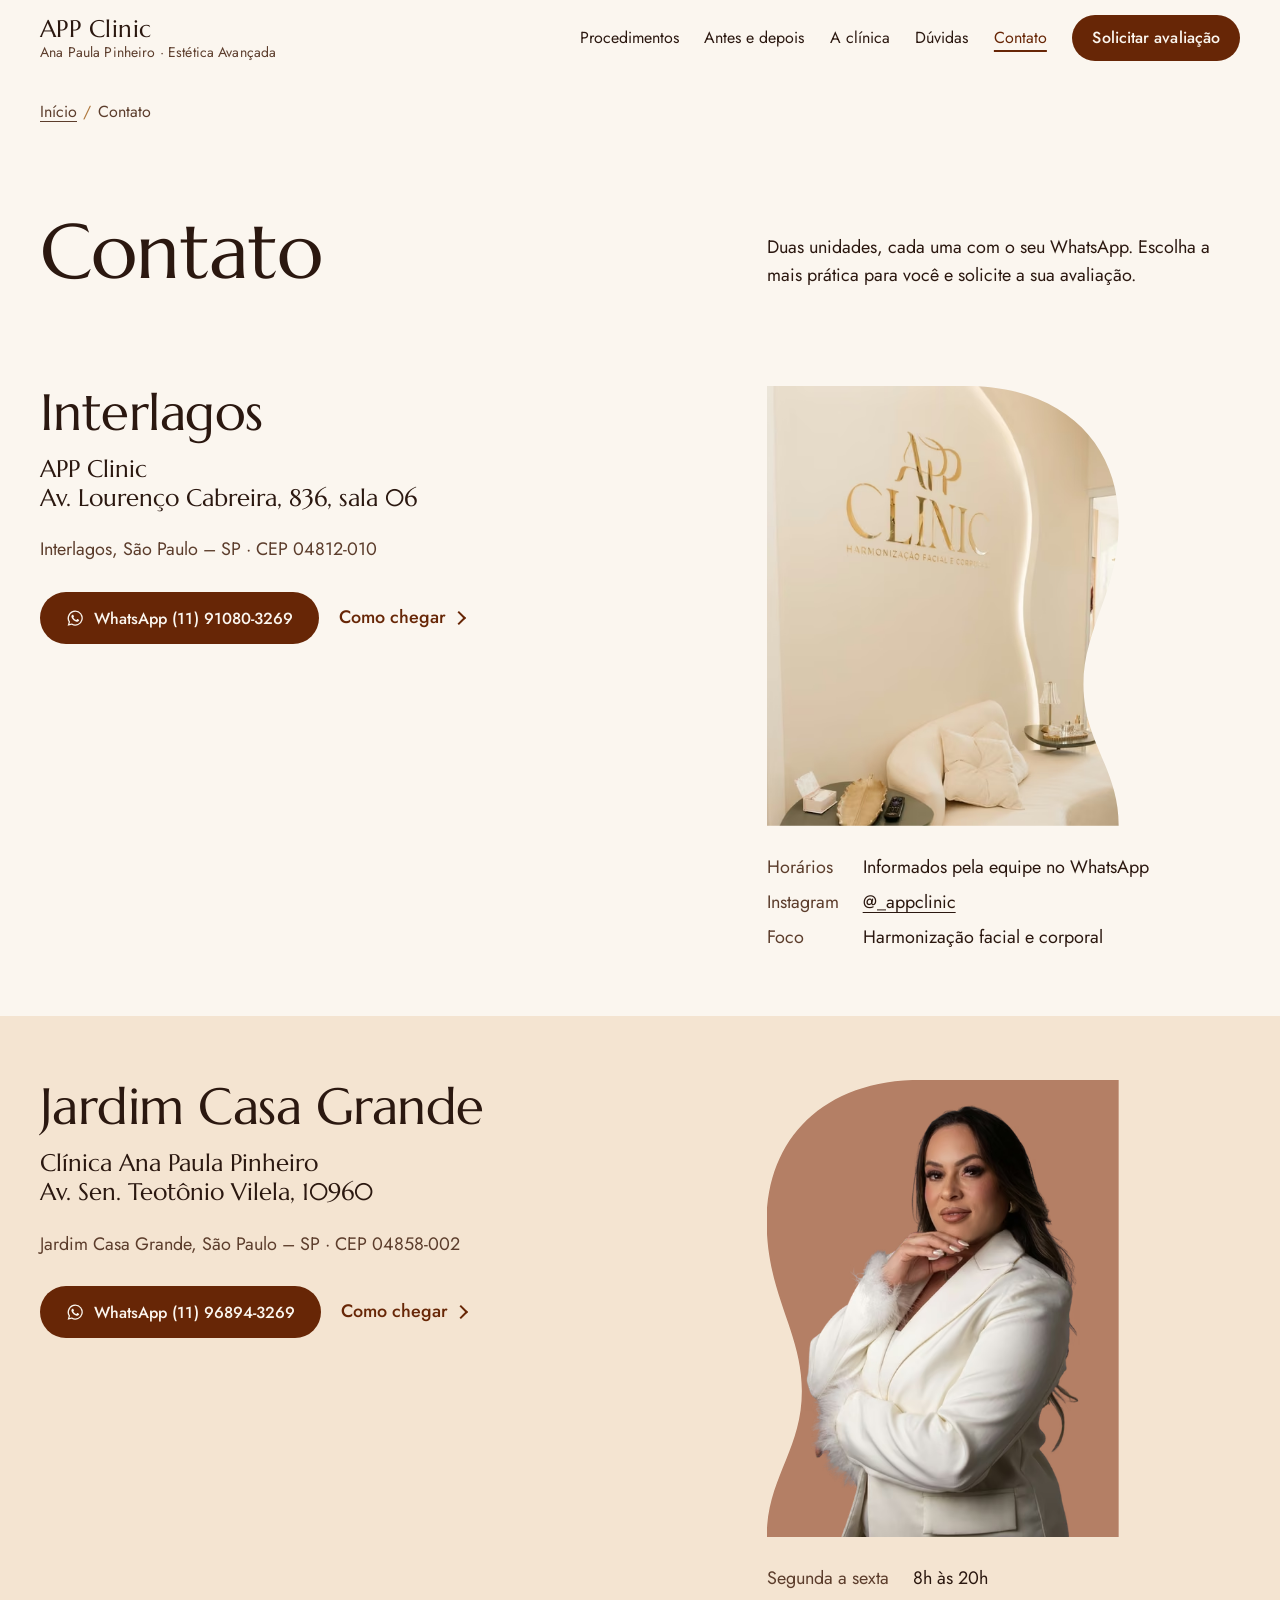
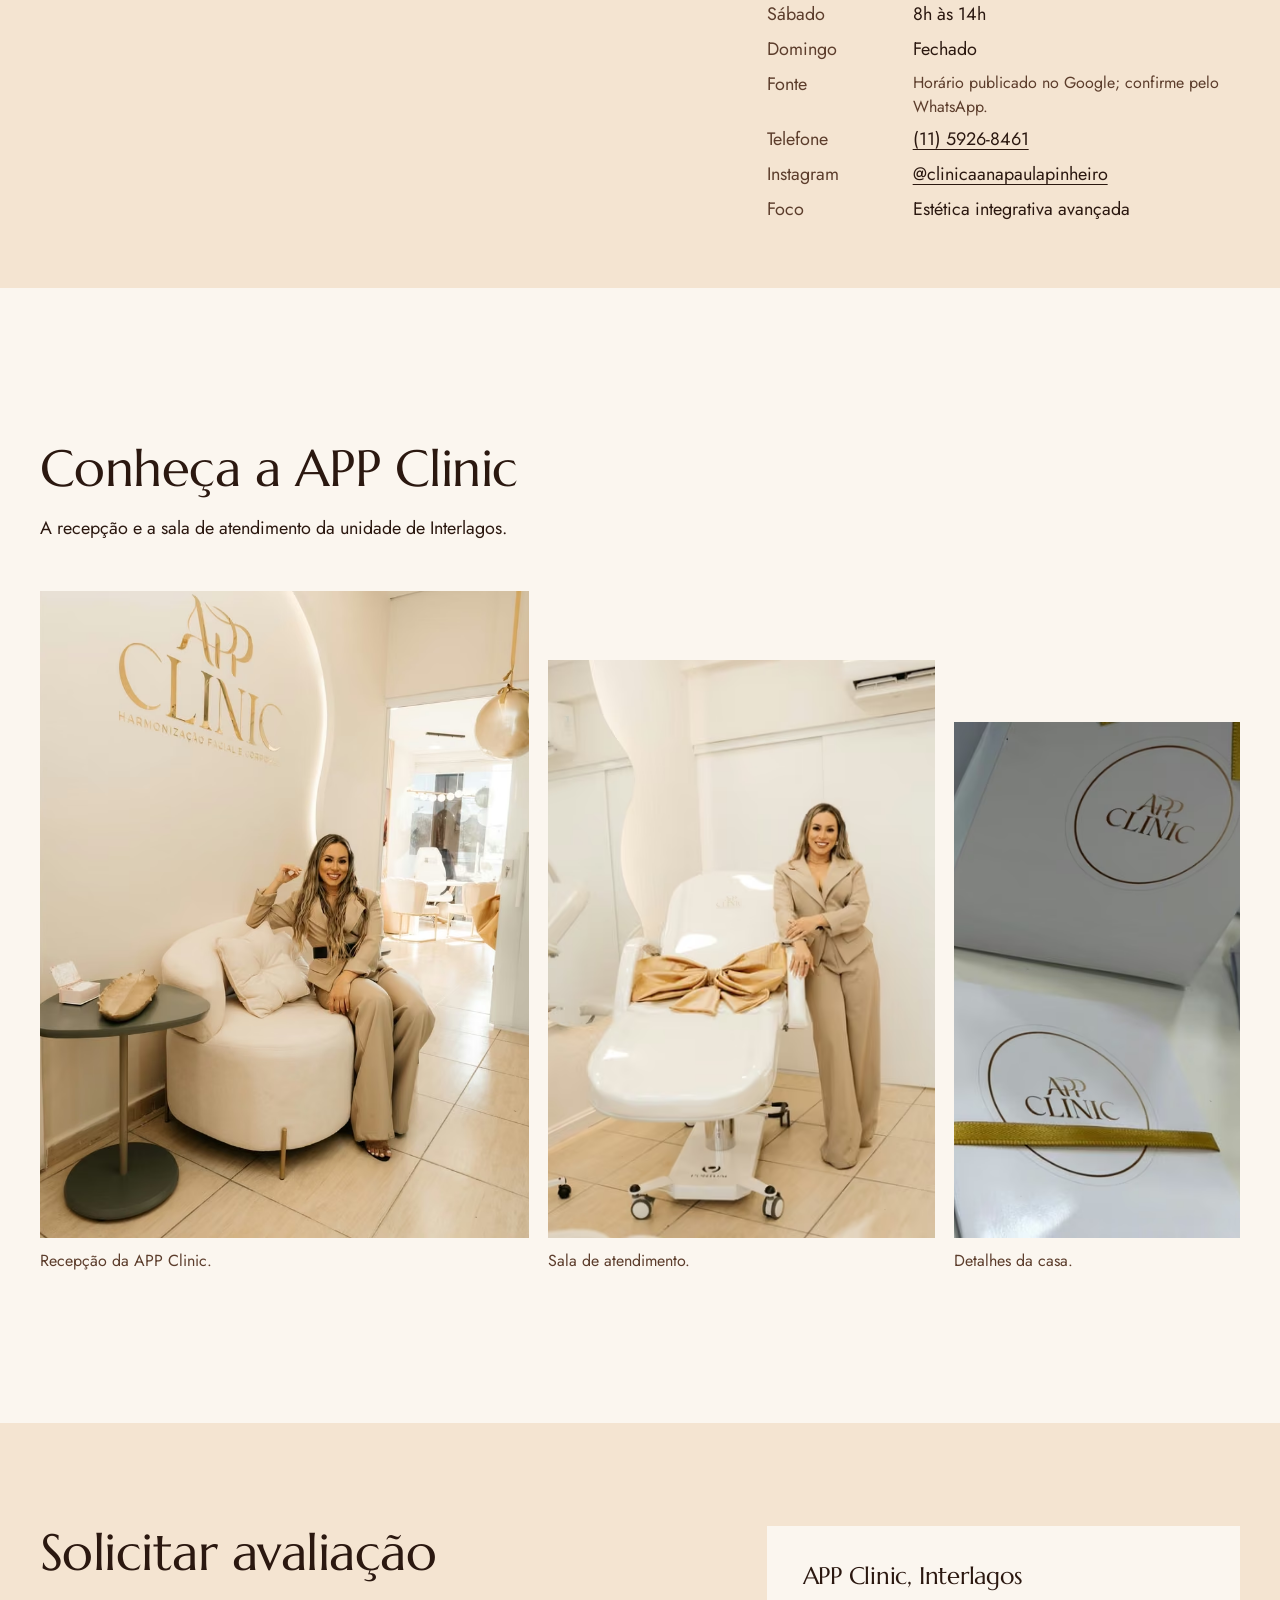
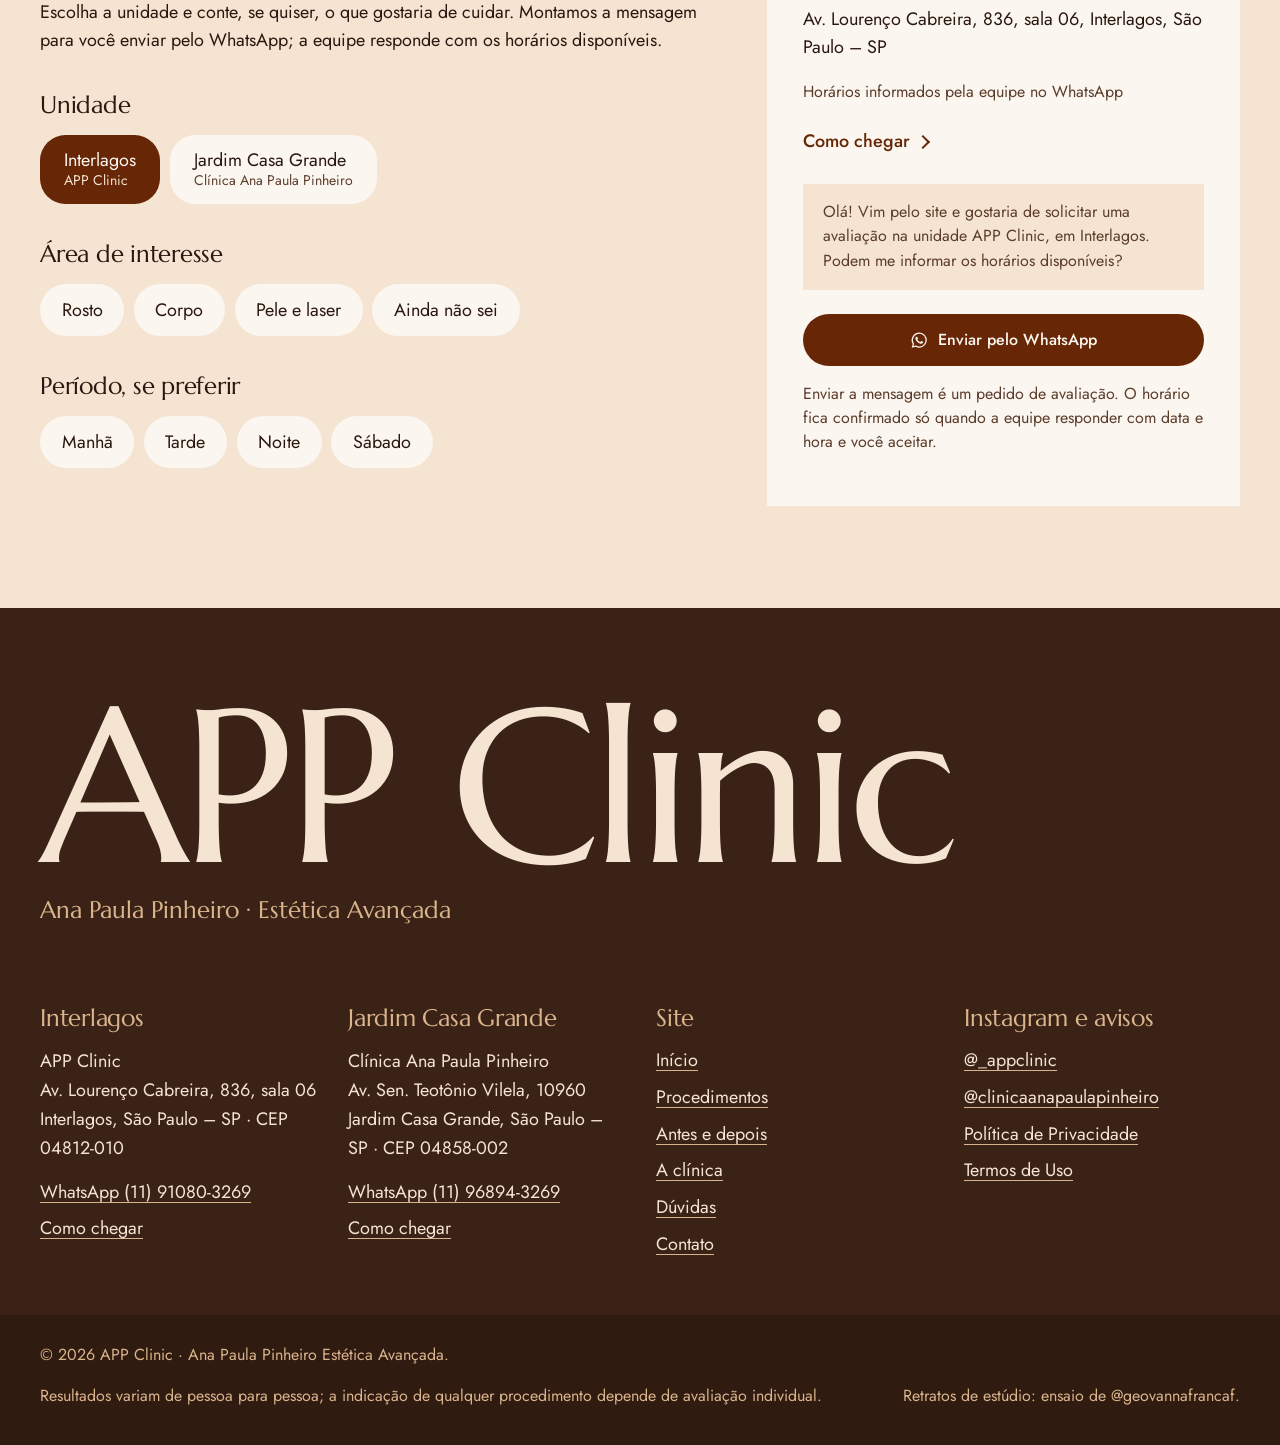
<file: contato/index.html>
<!doctype html>
<html lang="pt-BR">
<head>
<meta charset="utf-8">
<meta name="viewport" content="width=device-width, initial-scale=1">
<title>Contato e avaliação | APP Clinic · Ana Paula Pinheiro</title>
<meta name="description" content="WhatsApp, endereço, horários e rotas das duas unidades. Solicite sua avaliação na APP Clinic (Interlagos) ou na Clínica Ana Paula Pinheiro (Jardim Casa Grande).">

<link rel="canonical" href="https://dominio-a-definir.com.br/contato/">
<meta property="og:type" content="website">
<meta property="og:locale" content="pt_BR">
<meta property="og:site_name" content="APP Clinic · Ana Paula Pinheiro Estética Avançada">
<meta property="og:title" content="Contato e avaliação | APP Clinic · Ana Paula Pinheiro">
<meta property="og:description" content="WhatsApp, endereço, horários e rotas das duas unidades. Solicite sua avaliação na APP Clinic (Interlagos) ou na Clínica Ana Paula Pinheiro (Jardim Casa Grande).">
<meta property="og:url" content="https://dominio-a-definir.com.br/contato/">
<meta property="og:image" content="https://dominio-a-definir.com.br/assets/images/capas/compartilhamento-app-clinic.jpg">
<meta property="og:image:width" content="1200"><meta property="og:image:height" content="630">
<meta name="twitter:card" content="summary_large_image">
<meta name="theme-color" content="#FBF6EF">
<link rel="icon" href="../favicon.svg" type="image/svg+xml">
<link rel="icon" href="../favicon.ico" sizes="32x32">
<link rel="apple-touch-icon" href="../apple-touch-icon.png">
<link rel="manifest" href="../site.webmanifest">
<link rel="preload" href="../assets/fonts/marcellus-400.woff2" as="font" type="font/woff2" crossorigin>
<link rel="preload" href="../assets/fonts/jost-var.woff2" as="font" type="font/woff2" crossorigin>
<link rel="stylesheet" href="../assets/css/site.css?v=20261023">
<script>document.documentElement.classList.add('js')</script>

</head>
<body>
<svg class="formas" aria-hidden="true" focusable="false"><defs>
<clipPath id="parede" clipPathUnits="objectBoundingBox"><path d="M0,0 H0.56 C0.84,0 1,0.13 1,0.31 C1,0.47 0.9,0.55 0.9,0.68 C0.9,0.81 1,0.87 1,1 H0 Z"/></clipPath>
<clipPath id="parede-espelho" clipPathUnits="objectBoundingBox"><path d="M1,0 H0.44 C0.16,0 0,0.13 0,0.31 C0,0.47 0.1,0.55 0.1,0.68 C0.1,0.81 0,0.87 0,1 H1 Z"/></clipPath>
</defs></svg>
<a class="pular" href="#conteudo">Pular para o conteúdo</a>
<header class="topo">
  <div class="moldura topo__barra">
    <a class="marca" href="../index.html" aria-label="APP Clinic, Ana Paula Pinheiro Estética Avançada: página inicial">
      <span class="marca__nome">APP Clinic</span>
      <span class="marca__assinatura">Ana Paula Pinheiro · Estética Avançada</span>
    </a>
    <button class="menu-abrir" type="button" aria-expanded="false" aria-controls="menu"><span class="barras" aria-hidden="true"><i></i><i></i></span><span class="texto">Menu</span></button>
    <nav aria-label="Principal">
      <ul class="menu" id="menu"><li><a href="../procedimentos/index.html">Procedimentos</a></li><li><a href="../antes-e-depois/index.html">Antes e depois</a></li><li><a href="../a-clinica/index.html">A clínica</a></li><li><a href="../duvidas/index.html">Dúvidas</a></li><li><a href="../contato/index.html" aria-current=page>Contato</a></li><li><a class="botao" href="../contato/index.html#agendar">Solicitar avaliação</a></li></ul>
    </nav>
  </div>
</header>
<main id="conteudo">
<nav class="trilha moldura" aria-label="Você está em"><ol><li><a href="../index.html">Início</a></li><li aria-current="page">Contato</li></ol></nav>
<div class="moldura cabeca-pagina"><h1 class="surge">Contato</h1>
<p class="surge" style="--i:1">Duas unidades, cada uma com o seu WhatsApp. Escolha a mais prática para você e solicite a sua avaliação.</p></div>
<div class="unidade" id="interlagos"><div class="moldura unidade__grade">
  <div class="surge"><h2 class="">Interlagos</h2><p class="rua">APP Clinic<br>Av. Lourenço Cabreira, 836, sala 06</p><p class="suave" style="margin-top:.5rem">Interlagos, São Paulo – SP · CEP 04812-010</p>
    <div class="acoes"><a class="botao" href="https://wa.me/5511910803269?text=Olá! Vim pelo site e gostaria de solicitar uma avaliação na unidade APP Clinic, em Interlagos." target="_blank" rel="noopener"><svg viewBox="0 0 24 24" aria-hidden="true" fill="currentColor"><path d="M12.04 2a9.9 9.9 0 0 0-8.5 15l-1.4 5 5.2-1.36A9.9 9.9 0 1 0 12.04 2Zm0 18.1a8.2 8.2 0 0 1-4.18-1.15l-.3-.18-3.08.8.82-3-.2-.31a8.2 8.2 0 1 1 6.94 3.84Zm4.5-6.14c-.25-.12-1.46-.72-1.69-.8-.23-.09-.39-.13-.56.12-.16.25-.64.8-.78.97-.15.16-.29.18-.54.06a6.7 6.7 0 0 1-3.32-2.9c-.25-.43.25-.4.72-1.34.08-.16.04-.3-.02-.43l-.76-1.83c-.2-.48-.4-.41-.56-.42h-.47a.9.9 0 0 0-.66.31 2.77 2.77 0 0 0-.86 2.06 4.8 4.8 0 0 0 1 2.55 11 11 0 0 0 4.2 3.72c1.57.68 2.18.73 2.97.62.48-.07 1.46-.6 1.67-1.18.2-.58.2-1.07.14-1.18-.06-.1-.22-.16-.47-.28Z"/></svg> WhatsApp (11) 91080-3269</a><a class="link-seta" href="https://www.google.com/maps/dir/?api=1&destination=-23.7146357,-46.68973" target="_blank" rel="noopener">Como chegar</a></div></div>
  <div class="surge" style="--i:1"><div class="unidade__foto interlagos"><picture><source type="image/avif" srcset="../assets/images/clinica/parede-logotipo-app-clinic-480.avif 480w, ../assets/images/clinica/parede-logotipo-app-clinic-800.avif 800w, ../assets/images/clinica/parede-logotipo-app-clinic-1080.avif 1080w" sizes="(max-width: 860px) 70vw, 26vw"><source type="image/webp" srcset="../assets/images/clinica/parede-logotipo-app-clinic-480.webp 480w, ../assets/images/clinica/parede-logotipo-app-clinic-800.webp 800w, ../assets/images/clinica/parede-logotipo-app-clinic-1080.webp 1080w" sizes="(max-width: 860px) 70vw, 26vw"><img class="" src="../assets/images/clinica/parede-logotipo-app-clinic-800.jpg" srcset="../assets/images/clinica/parede-logotipo-app-clinic-480.jpg 480w, ../assets/images/clinica/parede-logotipo-app-clinic-800.jpg 800w, ../assets/images/clinica/parede-logotipo-app-clinic-1080.jpg 1080w" sizes="(max-width: 860px) 70vw, 26vw" width="1080" height="1350" alt="Parede curva da recepção da APP Clinic com o logotipo dourado" loading="lazy" decoding="async"></picture></div><dl><dt>Horários</dt><dd>Informados pela equipe no WhatsApp</dd><dt>Instagram</dt><dd><a href="https://www.instagram.com/_appclinic/" target="_blank" rel="noopener">@_appclinic</a></dd><dt>Foco</dt><dd>Harmonização facial e corporal</dd></dl></div>
</div></div><div class="unidade" id="casa-grande"><div class="moldura unidade__grade">
  <div class="surge"><h2 class="">Jardim Casa Grande</h2><p class="rua">Clínica Ana Paula Pinheiro<br>Av. Sen. Teotônio Vilela, 10960</p><p class="suave" style="margin-top:.5rem">Jardim Casa Grande, São Paulo – SP · CEP 04858-002</p>
    <div class="acoes"><a class="botao" href="https://wa.me/5511968943269?text=Olá! Vim pelo site e gostaria de solicitar uma avaliação na unidade Clínica Ana Paula Pinheiro, no Jardim Casa Grande." target="_blank" rel="noopener"><svg viewBox="0 0 24 24" aria-hidden="true" fill="currentColor"><path d="M12.04 2a9.9 9.9 0 0 0-8.5 15l-1.4 5 5.2-1.36A9.9 9.9 0 1 0 12.04 2Zm0 18.1a8.2 8.2 0 0 1-4.18-1.15l-.3-.18-3.08.8.82-3-.2-.31a8.2 8.2 0 1 1 6.94 3.84Zm4.5-6.14c-.25-.12-1.46-.72-1.69-.8-.23-.09-.39-.13-.56.12-.16.25-.64.8-.78.97-.15.16-.29.18-.54.06a6.7 6.7 0 0 1-3.32-2.9c-.25-.43.25-.4.72-1.34.08-.16.04-.3-.02-.43l-.76-1.83c-.2-.48-.4-.41-.56-.42h-.47a.9.9 0 0 0-.66.31 2.77 2.77 0 0 0-.86 2.06 4.8 4.8 0 0 0 1 2.55 11 11 0 0 0 4.2 3.72c1.57.68 2.18.73 2.97.62.48-.07 1.46-.6 1.67-1.18.2-.58.2-1.07.14-1.18-.06-.1-.22-.16-.47-.28Z"/></svg> WhatsApp (11) 96894-3269</a><a class="link-seta" href="https://www.google.com/maps/dir/?api=1&destination=-23.7697508,-46.7182875" target="_blank" rel="noopener">Como chegar</a></div></div>
  <div class="surge" style="--i:1"><div class="unidade__foto casa-grande"><picture><source type="image/avif" srcset="../assets/images/ana/ana-paula-pinheiro-recorte-branco-400.avif 400w, ../assets/images/ana/ana-paula-pinheiro-recorte-branco-428.avif 428w" sizes="(max-width: 860px) 70vw, 26vw"><source type="image/webp" srcset="../assets/images/ana/ana-paula-pinheiro-recorte-branco-400.webp 400w, ../assets/images/ana/ana-paula-pinheiro-recorte-branco-428.webp 428w" sizes="(max-width: 860px) 70vw, 26vw"><img class="" src="../assets/images/ana/ana-paula-pinheiro-recorte-branco-428.png" srcset="../assets/images/ana/ana-paula-pinheiro-recorte-branco-400.png 400w, ../assets/images/ana/ana-paula-pinheiro-recorte-branco-428.png 428w" sizes="(max-width: 860px) 70vw, 26vw" width="428" height="677" alt="Ana Paula Pinheiro de blazer branco, em retrato de estúdio" loading="lazy" decoding="async"></picture></div><dl><dt>Segunda a sexta</dt><dd>8h às 20h</dd><dt>Sábado</dt><dd>8h às 14h</dd><dt>Domingo</dt><dd>Fechado</dd><dt>Fonte</dt><dd class="nota">Horário publicado no Google; confirme pelo WhatsApp.</dd><dt>Telefone</dt><dd><a href="tel:+551159268461">(11) 5926-8461</a></dd><dt>Instagram</dt><dd><a href="https://www.instagram.com/clinicaanapaulapinheiro/" target="_blank" rel="noopener">@clinicaanapaulapinheiro</a></dd><dt>Foco</dt><dd>Estética integrativa avançada</dd></dl></div>
</div></div>
<section class="moldura secao" aria-labelledby="gal-t">
  <h2 id="gal-t" class="surge">Conheça a APP Clinic</h2>
  <p class="medida surge" style="--i:1;margin-top:1.25rem">A recepção e a sala de atendimento da unidade de Interlagos.</p>
  <div class="galeria" style="margin-top:3rem">
    <figure class="g1 surge"><picture><source type="image/avif" srcset="../assets/images/clinica/recepcao-app-clinic-480.avif 480w, ../assets/images/clinica/recepcao-app-clinic-800.avif 800w, ../assets/images/clinica/recepcao-app-clinic-1080.avif 1080w" sizes="(max-width: 860px) 92vw, 40vw"><source type="image/webp" srcset="../assets/images/clinica/recepcao-app-clinic-480.webp 480w, ../assets/images/clinica/recepcao-app-clinic-800.webp 800w, ../assets/images/clinica/recepcao-app-clinic-1080.webp 1080w" sizes="(max-width: 860px) 92vw, 40vw"><img class="" src="../assets/images/clinica/recepcao-app-clinic-800.jpg" srcset="../assets/images/clinica/recepcao-app-clinic-480.jpg 480w, ../assets/images/clinica/recepcao-app-clinic-800.jpg 800w, ../assets/images/clinica/recepcao-app-clinic-1080.jpg 1080w" sizes="(max-width: 860px) 92vw, 40vw" width="1080" height="1350" alt="Recepção da APP Clinic com poltrona clara e o logotipo dourado na parede" loading="lazy" decoding="async"></picture><figcaption>Recepção da APP Clinic.</figcaption></figure>
    <figure class="g2 surge" style="--i:1"><picture><source type="image/avif" srcset="../assets/images/clinica/sala-de-atendimento-480.avif 480w, ../assets/images/clinica/sala-de-atendimento-800.avif 800w, ../assets/images/clinica/sala-de-atendimento-1080.avif 1080w" sizes="(max-width: 860px) 55vw, 32vw"><source type="image/webp" srcset="../assets/images/clinica/sala-de-atendimento-480.webp 480w, ../assets/images/clinica/sala-de-atendimento-800.webp 800w, ../assets/images/clinica/sala-de-atendimento-1080.webp 1080w" sizes="(max-width: 860px) 55vw, 32vw"><img class="" src="../assets/images/clinica/sala-de-atendimento-800.jpg" srcset="../assets/images/clinica/sala-de-atendimento-480.jpg 480w, ../assets/images/clinica/sala-de-atendimento-800.jpg 800w, ../assets/images/clinica/sala-de-atendimento-1080.jpg 1080w" sizes="(max-width: 860px) 55vw, 32vw" width="1080" height="1350" alt="Sala de atendimento com maca branca e laço dourado da inauguração" loading="lazy" decoding="async"></picture><figcaption>Sala de atendimento.</figcaption></figure>
    <figure class="g3 surge" style="--i:2"><picture><source type="image/avif" srcset="../assets/images/clinica/embalagem-app-clinic-480.avif 480w, ../assets/images/clinica/embalagem-app-clinic-800.avif 800w, ../assets/images/clinica/embalagem-app-clinic-1080.avif 1080w" sizes="(max-width: 860px) 38vw, 24vw"><source type="image/webp" srcset="../assets/images/clinica/embalagem-app-clinic-480.webp 480w, ../assets/images/clinica/embalagem-app-clinic-800.webp 800w, ../assets/images/clinica/embalagem-app-clinic-1080.webp 1080w" sizes="(max-width: 860px) 38vw, 24vw"><img class="" src="../assets/images/clinica/embalagem-app-clinic-800.jpg" srcset="../assets/images/clinica/embalagem-app-clinic-480.jpg 480w, ../assets/images/clinica/embalagem-app-clinic-800.jpg 800w, ../assets/images/clinica/embalagem-app-clinic-1080.jpg 1080w" sizes="(max-width: 860px) 38vw, 24vw" width="1080" height="1349" alt="Embalagens com o logotipo da APP Clinic" loading="lazy" decoding="async"></picture><figcaption>Detalhes da casa.</figcaption></figure>
  </div>
</section>
<div class="fim-cheio" style="margin-top:var(--secao)"><section class="agendar" id="agendar" aria-labelledby="agendar-titulo">
  <form class="moldura agendar__grade" data-agendar action="https://wa.me/5511910803269" method="get" target="_blank">
    <script type="application/json">{"interlagos": {"nome": "APP Clinic, Interlagos", "curto": "APP Clinic, em Interlagos", "endereco": "Av. Lourenço Cabreira, 836, sala 06, Interlagos, São Paulo – SP", "horario": "Horários informados pela equipe no WhatsApp", "rota": "https://www.google.com/maps/dir/?api=1&destination=-23.7146357,-46.68973", "whatsapp": "5511910803269"}, "casa-grande": {"nome": "Clínica Ana Paula Pinheiro, Jardim Casa Grande", "curto": "Clínica Ana Paula Pinheiro, no Jardim Casa Grande", "endereco": "Av. Sen. Teotônio Vilela, 10960, Jardim Casa Grande, São Paulo – SP", "horario": "Segunda a sexta, 8h às 20h · sábado, 8h às 14h", "rota": "https://www.google.com/maps/dir/?api=1&destination=-23.7697508,-46.7182875", "whatsapp": "5511968943269"}}</script>
    <div class="surge">
      <h2 id="agendar-titulo">Solicitar avaliação</h2>
      <p class="medida" style="margin-top:1.25rem">Escolha a unidade e conte, se quiser, o que gostaria de cuidar. Montamos a mensagem para você enviar pelo WhatsApp; a equipe responde com os horários disponíveis.</p>
      <div class="sem-js-links"><a class="botao botao--claro" href="https://wa.me/5511910803269?text=Olá! Vim pelo site e gostaria de solicitar uma avaliação." rel="noopener" target="_blank"><svg viewBox="0 0 24 24" aria-hidden="true" fill="currentColor"><path d="M12.04 2a9.9 9.9 0 0 0-8.5 15l-1.4 5 5.2-1.36A9.9 9.9 0 1 0 12.04 2Zm0 18.1a8.2 8.2 0 0 1-4.18-1.15l-.3-.18-3.08.8.82-3-.2-.31a8.2 8.2 0 1 1 6.94 3.84Zm4.5-6.14c-.25-.12-1.46-.72-1.69-.8-.23-.09-.39-.13-.56.12-.16.25-.64.8-.78.97-.15.16-.29.18-.54.06a6.7 6.7 0 0 1-3.32-2.9c-.25-.43.25-.4.72-1.34.08-.16.04-.3-.02-.43l-.76-1.83c-.2-.48-.4-.41-.56-.42h-.47a.9.9 0 0 0-.66.31 2.77 2.77 0 0 0-.86 2.06 4.8 4.8 0 0 0 1 2.55 11 11 0 0 0 4.2 3.72c1.57.68 2.18.73 2.97.62.48-.07 1.46-.6 1.67-1.18.2-.58.2-1.07.14-1.18-.06-.1-.22-.16-.47-.28Z"/></svg> WhatsApp Interlagos</a><a class="botao botao--claro" href="https://wa.me/5511968943269?text=Olá! Vim pelo site e gostaria de solicitar uma avaliação." rel="noopener" target="_blank"><svg viewBox="0 0 24 24" aria-hidden="true" fill="currentColor"><path d="M12.04 2a9.9 9.9 0 0 0-8.5 15l-1.4 5 5.2-1.36A9.9 9.9 0 1 0 12.04 2Zm0 18.1a8.2 8.2 0 0 1-4.18-1.15l-.3-.18-3.08.8.82-3-.2-.31a8.2 8.2 0 1 1 6.94 3.84Zm4.5-6.14c-.25-.12-1.46-.72-1.69-.8-.23-.09-.39-.13-.56.12-.16.25-.64.8-.78.97-.15.16-.29.18-.54.06a6.7 6.7 0 0 1-3.32-2.9c-.25-.43.25-.4.72-1.34.08-.16.04-.3-.02-.43l-.76-1.83c-.2-.48-.4-.41-.56-.42h-.47a.9.9 0 0 0-.66.31 2.77 2.77 0 0 0-.86 2.06 4.8 4.8 0 0 0 1 2.55 11 11 0 0 0 4.2 3.72c1.57.68 2.18.73 2.97.62.48-.07 1.46-.6 1.67-1.18.2-.58.2-1.07.14-1.18-.06-.1-.22-.16-.47-.28Z"/></svg> WhatsApp Jardim Casa Grande</a></div>
      <div class="agendar__interativo">
        <div class="campo"><h3 class="campo__titulo" id="f-unidade">Unidade</h3><div class="opcoes opcoes--unidades" role="radiogroup" aria-labelledby="f-unidade">
          <label class="opcao"><input type="radio" name="unidade" value="interlagos" checked><span>Interlagos<small>APP Clinic</small></span></label>
          <label class="opcao"><input type="radio" name="unidade" value="casa-grande"><span>Jardim Casa Grande<small>Clínica Ana Paula Pinheiro</small></span></label>
        </div></div>
        <div class="campo"><h3 class="campo__titulo" id="f-interesse">Área de interesse</h3><div class="opcoes" role="radiogroup" aria-labelledby="f-interesse">
          <label class="opcao"><input type="radio" name="interesse" value="rosto"><span>Rosto</span></label>
          <label class="opcao"><input type="radio" name="interesse" value="corpo"><span>Corpo</span></label>
          <label class="opcao"><input type="radio" name="interesse" value="pele e laser"><span>Pele e laser</span></label>
          <label class="opcao"><input type="radio" name="interesse" value="ainda não sei, quero conversar"><span>Ainda não sei</span></label>
        </div></div>
        <div class="campo"><h3 class="campo__titulo" id="f-periodo">Período, se preferir</h3><div class="opcoes" role="radiogroup" aria-labelledby="f-periodo">
          <label class="opcao"><input type="radio" name="periodo" value="manhã"><span>Manhã</span></label>
          <label class="opcao"><input type="radio" name="periodo" value="tarde"><span>Tarde</span></label>
          <label class="opcao"><input type="radio" name="periodo" value="noite"><span>Noite</span></label>
          <label class="opcao"><input type="radio" name="periodo" value="sábado"><span>Sábado</span></label>
        </div></div>
      </div>
    </div>
    <div class="agendar__resumo agendar__interativo surge" style="--i:1" aria-live="polite">
      <h3 data-unidade-nome>APP Clinic, Interlagos</h3>
      <p class="endereco" data-unidade-rua>Av. Lourenço Cabreira, 836, sala 06, Interlagos, São Paulo – SP</p>
      <p class="nota" data-unidade-horario>Horários informados pela equipe no WhatsApp</p>
      <a class="link-seta" data-unidade-rota href="https://www.google.com/maps/dir/?api=1&destination=-23.7146357,-46.68973" target="_blank" rel="noopener">Como chegar</a>
      <p class="sr">Prévia da mensagem:</p>
      <p class="agendar__mensagem" data-mensagem></p>
      <a class="botao" data-enviar href="https://wa.me/5511910803269" target="_blank" rel="noopener"><svg viewBox="0 0 24 24" aria-hidden="true" fill="currentColor"><path d="M12.04 2a9.9 9.9 0 0 0-8.5 15l-1.4 5 5.2-1.36A9.9 9.9 0 1 0 12.04 2Zm0 18.1a8.2 8.2 0 0 1-4.18-1.15l-.3-.18-3.08.8.82-3-.2-.31a8.2 8.2 0 1 1 6.94 3.84Zm4.5-6.14c-.25-.12-1.46-.72-1.69-.8-.23-.09-.39-.13-.56.12-.16.25-.64.8-.78.97-.15.16-.29.18-.54.06a6.7 6.7 0 0 1-3.32-2.9c-.25-.43.25-.4.72-1.34.08-.16.04-.3-.02-.43l-.76-1.83c-.2-.48-.4-.41-.56-.42h-.47a.9.9 0 0 0-.66.31 2.77 2.77 0 0 0-.86 2.06 4.8 4.8 0 0 0 1 2.55 11 11 0 0 0 4.2 3.72c1.57.68 2.18.73 2.97.62.48-.07 1.46-.6 1.67-1.18.2-.58.2-1.07.14-1.18-.06-.1-.22-.16-.47-.28Z"/></svg> Enviar pelo WhatsApp</a>
      <p class="nota agendar__aviso">Enviar a mensagem é um pedido de avaliação. O horário fica confirmado só quando a equipe responder com data e hora e você aceitar.</p>
    </div>
  </form>
</section></div>
</main>
<footer class="rodape">
  <div class="moldura">
    <p class="rodape__nome" aria-hidden="true">APP Clinic</p>
    <p class="rodape__assinatura">Ana Paula Pinheiro · Estética Avançada</p>
    <div class="rodape__grade">
      <section aria-labelledby="r-u1"><h2 id="r-u1">Interlagos</h2>
        <address>APP Clinic<br>Av. Lourenço Cabreira, 836, sala 06<br>Interlagos, São Paulo – SP · CEP 04812-010</address>
        <ul style="margin-top:1rem"><li><a href="https://wa.me/5511910803269" rel="noopener" target="_blank">WhatsApp (11) 91080-3269</a></li><li><a href="https://www.google.com/maps/dir/?api=1&destination=-23.7146357,-46.68973" rel="noopener" target="_blank">Como chegar</a></li></ul>
      </section>
      <section aria-labelledby="r-u2"><h2 id="r-u2">Jardim Casa Grande</h2>
        <address>Clínica Ana Paula Pinheiro<br>Av. Sen. Teotônio Vilela, 10960<br>Jardim Casa Grande, São Paulo – SP · CEP 04858-002</address>
        <ul style="margin-top:1rem"><li><a href="https://wa.me/5511968943269" rel="noopener" target="_blank">WhatsApp (11) 96894-3269</a></li><li><a href="https://www.google.com/maps/dir/?api=1&destination=-23.7697508,-46.7182875" rel="noopener" target="_blank">Como chegar</a></li></ul>
      </section>
      <nav aria-labelledby="r-nav"><h2 id="r-nav">Site</h2><ul>
        <li><a href="../index.html">Início</a></li>
        <li><a href="../procedimentos/index.html">Procedimentos</a></li><li><a href="../antes-e-depois/index.html">Antes e depois</a></li><li><a href="../a-clinica/index.html">A clínica</a></li><li><a href="../duvidas/index.html">Dúvidas</a></li><li><a href="../contato/index.html">Contato</a></li>
      </ul></nav>
      <section aria-labelledby="r-redes"><h2 id="r-redes">Instagram e avisos</h2><ul>
        <li><a href="https://www.instagram.com/_appclinic/" rel="noopener" target="_blank">@_appclinic</a></li>
        <li><a href="https://www.instagram.com/clinicaanapaulapinheiro/" rel="noopener" target="_blank">@clinicaanapaulapinheiro</a></li>
        <li><a href="../privacidade/index.html">Política de Privacidade</a></li>
        <li><a href="../termos/index.html">Termos de Uso</a></li>
      </ul></section>
    </div>
  </div>
  <div class="rodape__faixa"><div class="moldura rodape__base">
    <p>© 2026 APP Clinic · Ana Paula Pinheiro Estética Avançada.</p>
    <p>Resultados variam de pessoa para pessoa; a indicação de qualquer procedimento depende de avaliação individual.</p>
    <p>Retratos de estúdio: ensaio de @geovannafrancaf.</p>
  </div></div>
</footer>
<script src="../assets/js/site.js?v=20261023" defer></script>
</body>
</html>
</file>
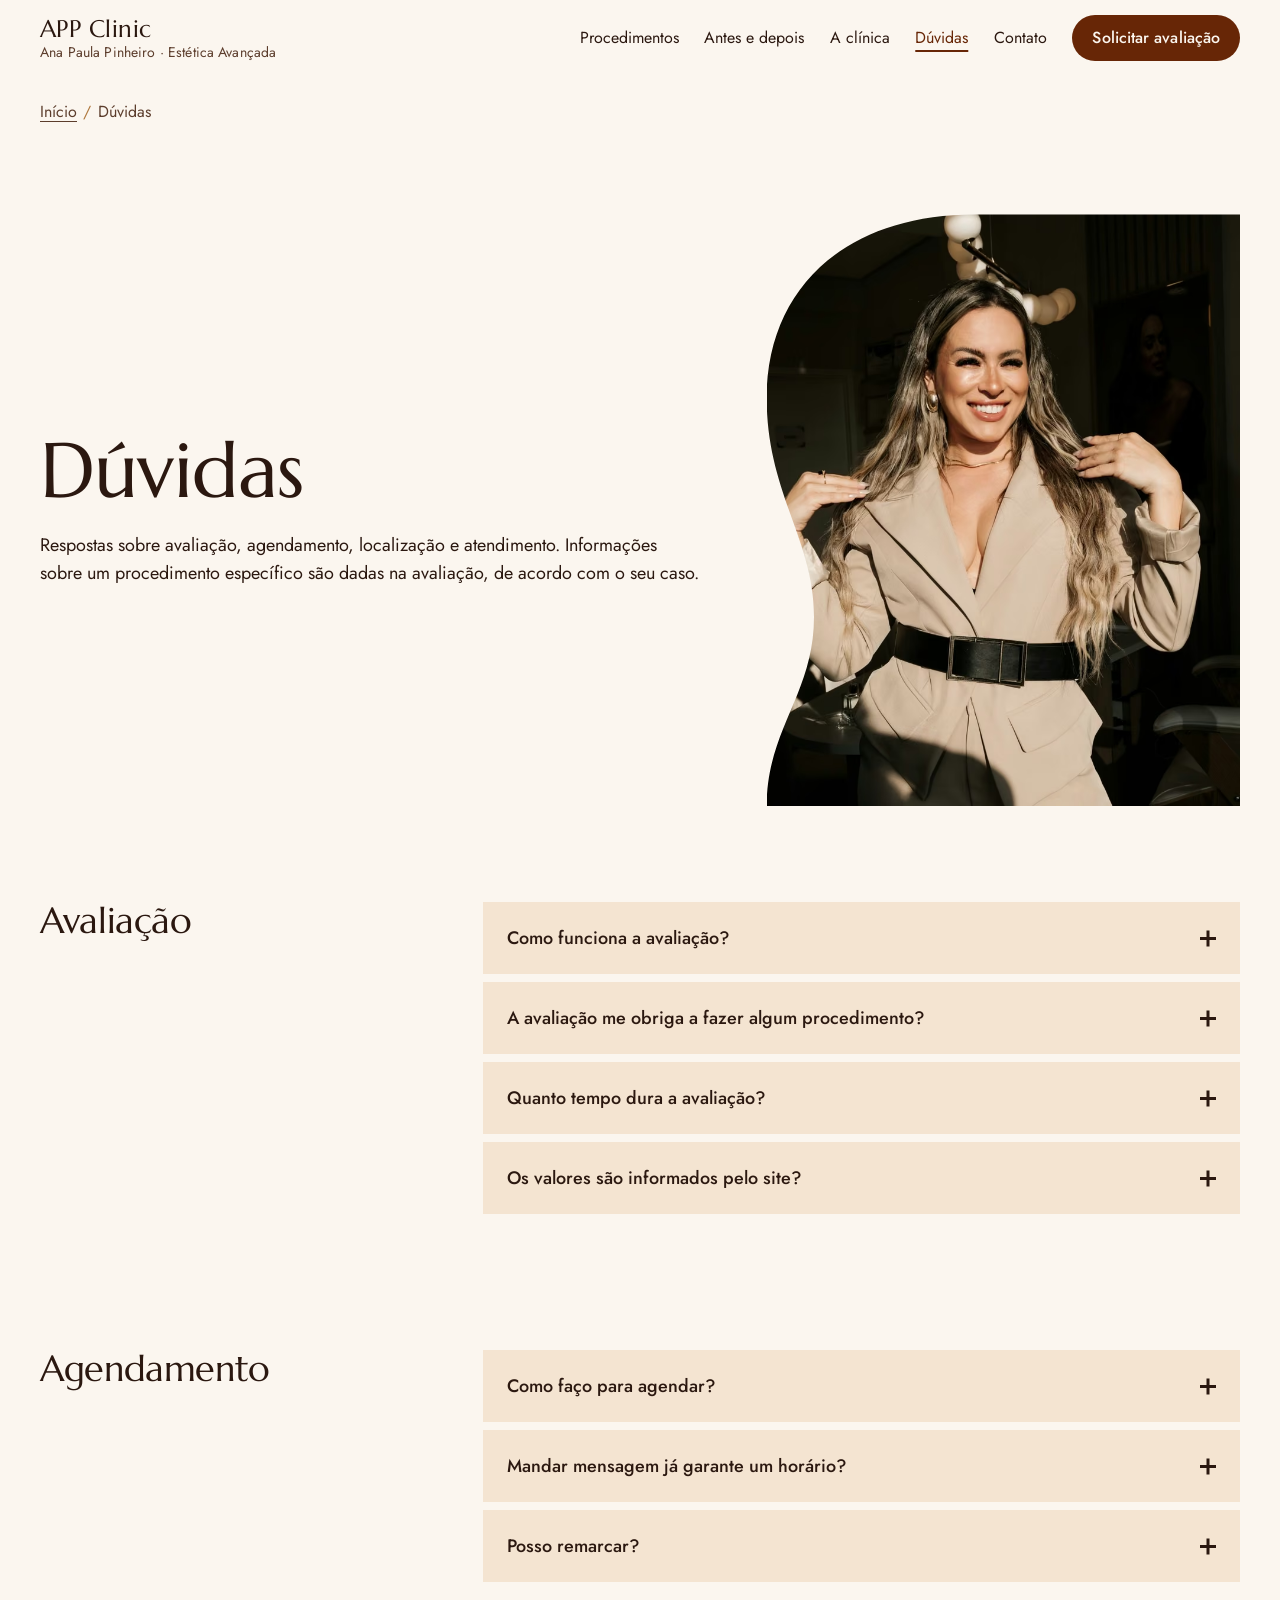
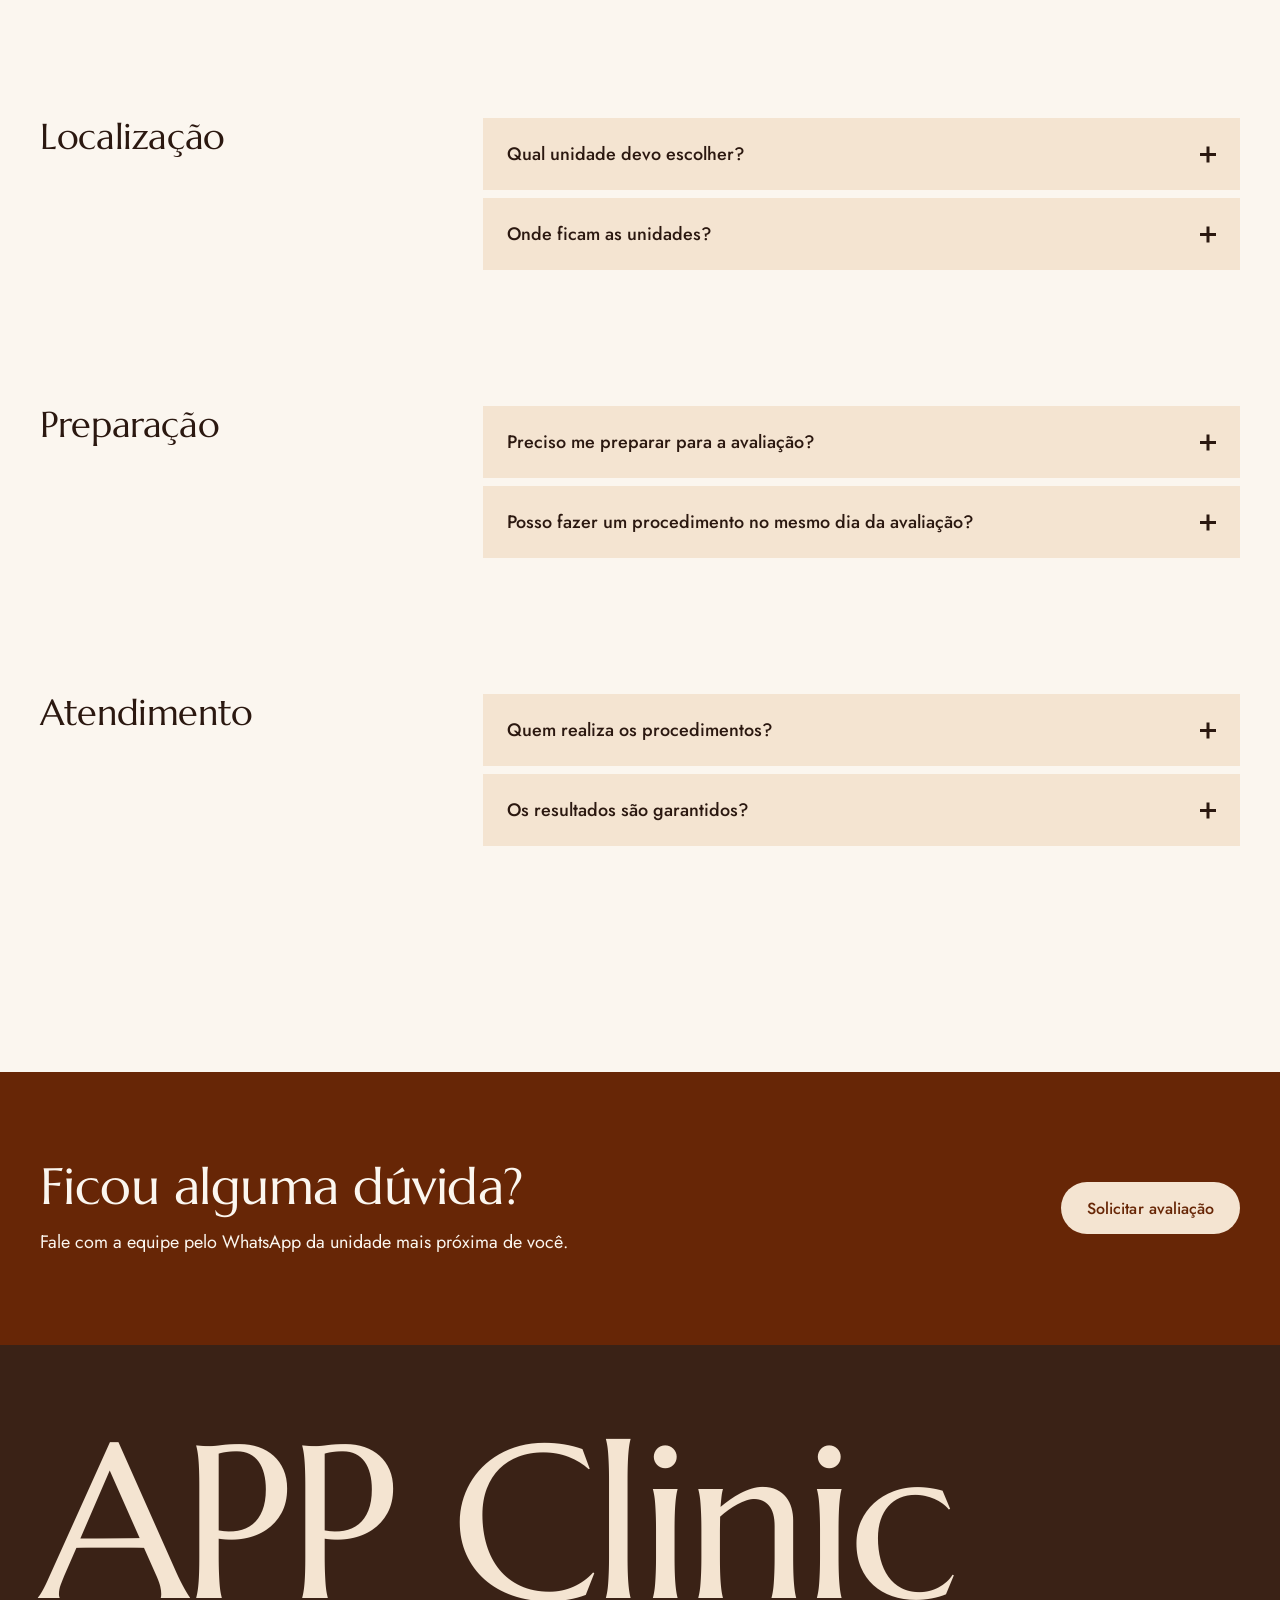
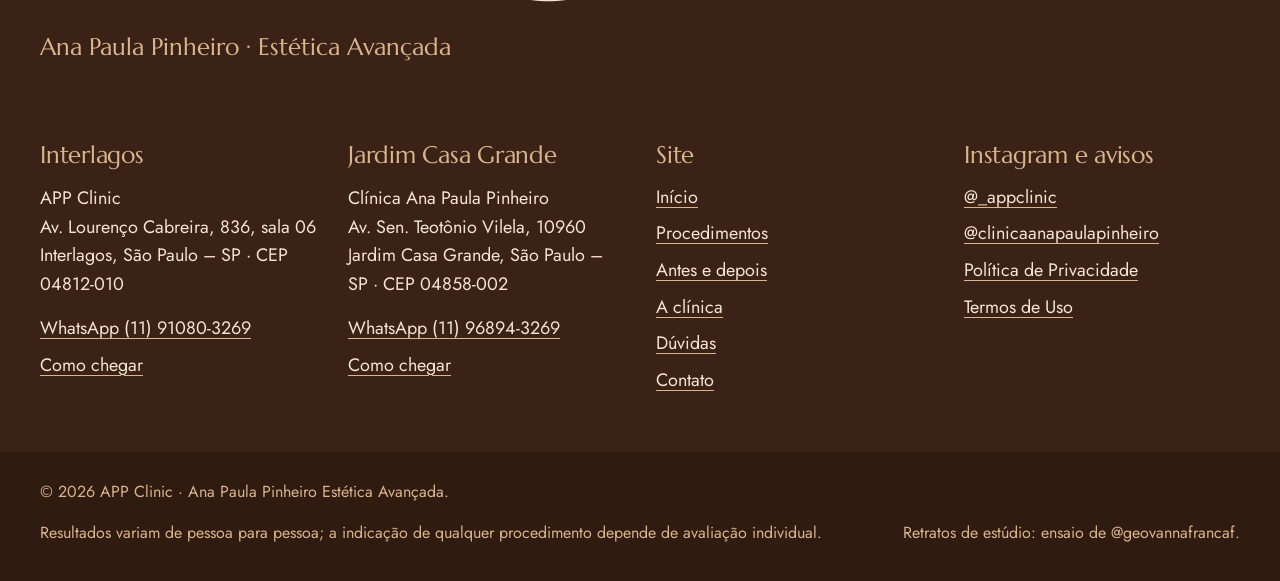
<file: duvidas/index.html>
<!doctype html>
<html lang="pt-BR">
<head>
<meta charset="utf-8">
<meta name="viewport" content="width=device-width, initial-scale=1">
<title>Dúvidas | APP Clinic · Ana Paula Pinheiro</title>
<meta name="description" content="Perguntas frequentes sobre avaliação, agendamento, localização, preparação e atendimento nas duas unidades.">

<link rel="canonical" href="https://dominio-a-definir.com.br/duvidas/">
<meta property="og:type" content="website">
<meta property="og:locale" content="pt_BR">
<meta property="og:site_name" content="APP Clinic · Ana Paula Pinheiro Estética Avançada">
<meta property="og:title" content="Dúvidas | APP Clinic · Ana Paula Pinheiro">
<meta property="og:description" content="Perguntas frequentes sobre avaliação, agendamento, localização, preparação e atendimento nas duas unidades.">
<meta property="og:url" content="https://dominio-a-definir.com.br/duvidas/">
<meta property="og:image" content="https://dominio-a-definir.com.br/assets/images/capas/compartilhamento-app-clinic.jpg">
<meta property="og:image:width" content="1200"><meta property="og:image:height" content="630">
<meta name="twitter:card" content="summary_large_image">
<meta name="theme-color" content="#FBF6EF">
<link rel="icon" href="../favicon.svg" type="image/svg+xml">
<link rel="icon" href="../favicon.ico" sizes="32x32">
<link rel="apple-touch-icon" href="../apple-touch-icon.png">
<link rel="manifest" href="../site.webmanifest">
<link rel="preload" href="../assets/fonts/marcellus-400.woff2" as="font" type="font/woff2" crossorigin>
<link rel="preload" href="../assets/fonts/jost-var.woff2" as="font" type="font/woff2" crossorigin>
<link rel="stylesheet" href="../assets/css/site.css?v=20261023">
<script>document.documentElement.classList.add('js')</script>

</head>
<body>
<svg class="formas" aria-hidden="true" focusable="false"><defs>
<clipPath id="parede" clipPathUnits="objectBoundingBox"><path d="M0,0 H0.56 C0.84,0 1,0.13 1,0.31 C1,0.47 0.9,0.55 0.9,0.68 C0.9,0.81 1,0.87 1,1 H0 Z"/></clipPath>
<clipPath id="parede-espelho" clipPathUnits="objectBoundingBox"><path d="M1,0 H0.44 C0.16,0 0,0.13 0,0.31 C0,0.47 0.1,0.55 0.1,0.68 C0.1,0.81 0,0.87 0,1 H1 Z"/></clipPath>
</defs></svg>
<a class="pular" href="#conteudo">Pular para o conteúdo</a>
<header class="topo">
  <div class="moldura topo__barra">
    <a class="marca" href="../index.html" aria-label="APP Clinic, Ana Paula Pinheiro Estética Avançada: página inicial">
      <span class="marca__nome">APP Clinic</span>
      <span class="marca__assinatura">Ana Paula Pinheiro · Estética Avançada</span>
    </a>
    <button class="menu-abrir" type="button" aria-expanded="false" aria-controls="menu"><span class="barras" aria-hidden="true"><i></i><i></i></span><span class="texto">Menu</span></button>
    <nav aria-label="Principal">
      <ul class="menu" id="menu"><li><a href="../procedimentos/index.html">Procedimentos</a></li><li><a href="../antes-e-depois/index.html">Antes e depois</a></li><li><a href="../a-clinica/index.html">A clínica</a></li><li><a href="../duvidas/index.html" aria-current=page>Dúvidas</a></li><li><a href="../contato/index.html">Contato</a></li><li><a class="botao" href="../contato/index.html#agendar">Solicitar avaliação</a></li></ul>
    </nav>
  </div>
</header>
<main id="conteudo">
<nav class="trilha moldura" aria-label="Você está em"><ol><li><a href="../index.html">Início</a></li><li aria-current="page">Dúvidas</li></ol></nav>
<div class="moldura cabeca-pagina cabeca-pagina--foto"><div><h1 class="surge">Dúvidas</h1>
<p class="surge" style="--i:1;margin-top:1.5rem">Respostas sobre avaliação, agendamento, localização e atendimento. Informações sobre um procedimento específico são dadas na avaliação, de acordo com o seu caso.</p></div>
<div class="cabeca-pagina__foto parede-espelho surge" style="--i:1"><picture><source type="image/avif" srcset="../assets/images/clinica/retrato-na-clinica-480.avif 480w, ../assets/images/clinica/retrato-na-clinica-800.avif 800w, ../assets/images/clinica/retrato-na-clinica-1080.avif 1080w" sizes="(max-width: 860px) 86vw, 38vw"><source type="image/webp" srcset="../assets/images/clinica/retrato-na-clinica-480.webp 480w, ../assets/images/clinica/retrato-na-clinica-800.webp 800w, ../assets/images/clinica/retrato-na-clinica-1080.webp 1080w" sizes="(max-width: 860px) 86vw, 38vw"><img class="" src="../assets/images/clinica/retrato-na-clinica-800.jpg" srcset="../assets/images/clinica/retrato-na-clinica-480.jpg 480w, ../assets/images/clinica/retrato-na-clinica-800.jpg 800w, ../assets/images/clinica/retrato-na-clinica-1080.jpg 1080w" sizes="(max-width: 860px) 86vw, 38vw" width="1080" height="1350" alt="Profissional da clínica sorrindo, de conjunto bege, em ambiente da clínica" loading="eager" fetchpriority="high" decoding="async"></picture></div></div>
<section class="moldura duvidas" style="padding-block:clamp(2.5rem,5vw,4rem)" aria-labelledby="g-0">
  <div class="duvidas__cabeca surge"><h2 id="g-0" style="font-size:2.25rem">Avaliação</h2></div>
  <div class="surge" style="--i:1"><details class="pergunta" name="duvidas"><summary>Como funciona a avaliação?<span class="mais" aria-hidden="true"></span></summary><div class="resposta"><p>É um encontro presencial com a profissional para entender o que você deseja, conhecer seu histórico e explicar quais procedimentos podem ou não ser indicados no seu caso. Você sai sabendo as possibilidades e decide com calma.</p></div></details><details class="pergunta" name="duvidas"><summary>A avaliação me obriga a fazer algum procedimento?<span class="mais" aria-hidden="true"></span></summary><div class="resposta"><p>Não. A avaliação serve para você entender as possibilidades. A decisão de seguir, e quando, é sua.</p></div></details><details class="pergunta" name="duvidas"><summary>Quanto tempo dura a avaliação?<span class="mais" aria-hidden="true"></span></summary><div class="resposta"><p>Depende do que você deseja avaliar. Pergunte à equipe ao agendar, para se programar.</p></div></details><details class="pergunta" name="duvidas"><summary>Os valores são informados pelo site?<span class="mais" aria-hidden="true"></span></summary><div class="resposta"><p>Não. Os valores dependem do plano definido na avaliação e são informados pela equipe.</p></div></details></div>
</section><section class="moldura duvidas" style="padding-block:clamp(2.5rem,5vw,4rem)" aria-labelledby="g-1">
  <div class="duvidas__cabeca surge"><h2 id="g-1" style="font-size:2.25rem">Agendamento</h2></div>
  <div class="surge" style="--i:1"><details class="pergunta" name="duvidas"><summary>Como faço para agendar?<span class="mais" aria-hidden="true"></span></summary><div class="resposta"><p>Pelo WhatsApp da unidade escolhida. Na <a href="../contato/index.html#agendar">página de contato</a> você pode montar a mensagem com a unidade e o seu interesse.</p></div></details><details class="pergunta" name="duvidas"><summary>Mandar mensagem já garante um horário?<span class="mais" aria-hidden="true"></span></summary><div class="resposta"><p>Não. A mensagem é um pedido de avaliação. A equipe responde com as datas disponíveis, e o horário fica confirmado quando vocês combinarem data e hora.</p></div></details><details class="pergunta" name="duvidas"><summary>Posso remarcar?<span class="mais" aria-hidden="true"></span></summary><div class="resposta"><p>Sim. Avise a equipe pelo WhatsApp da unidade com antecedência para combinar uma nova data.</p></div></details></div>
</section><section class="moldura duvidas" style="padding-block:clamp(2.5rem,5vw,4rem)" aria-labelledby="g-2">
  <div class="duvidas__cabeca surge"><h2 id="g-2" style="font-size:2.25rem">Localização</h2></div>
  <div class="surge" style="--i:1"><details class="pergunta" name="duvidas"><summary>Qual unidade devo escolher?<span class="mais" aria-hidden="true"></span></summary><div class="resposta"><p>A que for mais prática para você. A APP Clinic fica em Interlagos e a Clínica Ana Paula Pinheiro, no Jardim Casa Grande. Se procura um procedimento específico, pergunte pelo WhatsApp em qual unidade ele é realizado.</p></div></details><details class="pergunta" name="duvidas"><summary>Onde ficam as unidades?<span class="mais" aria-hidden="true"></span></summary><div class="resposta"><p>APP Clinic: Av. Lourenço Cabreira, 836, sala 06, Interlagos. Clínica Ana Paula Pinheiro: Av. Sen. Teotônio Vilela, 10960, Jardim Casa Grande. Ambas em São Paulo.</p></div></details></div>
</section><section class="moldura duvidas" style="padding-block:clamp(2.5rem,5vw,4rem)" aria-labelledby="g-3">
  <div class="duvidas__cabeca surge"><h2 id="g-3" style="font-size:2.25rem">Preparação</h2></div>
  <div class="surge" style="--i:1"><details class="pergunta" name="duvidas"><summary>Preciso me preparar para a avaliação?<span class="mais" aria-hidden="true"></span></summary><div class="resposta"><p>Não é preciso preparo especial. Ajuda levar a lista de medicamentos que você usa e lembrar de procedimentos estéticos que já fez, com as datas aproximadas.</p></div></details><details class="pergunta" name="duvidas"><summary>Posso fazer um procedimento no mesmo dia da avaliação?<span class="mais" aria-hidden="true"></span></summary><div class="resposta"><p>Depende do procedimento e do que for observado na avaliação. A profissional orienta em cada caso.</p></div></details></div>
</section><section class="moldura duvidas" style="padding-block:clamp(2.5rem,5vw,4rem)" aria-labelledby="g-4">
  <div class="duvidas__cabeca surge"><h2 id="g-4" style="font-size:2.25rem">Atendimento</h2></div>
  <div class="surge" style="--i:1"><details class="pergunta" name="duvidas"><summary>Quem realiza os procedimentos?<span class="mais" aria-hidden="true"></span></summary><div class="resposta"><p>Os atendimentos são conduzidos por Ana Paula Pinheiro e sua equipe, conforme o procedimento e a unidade. Pergunte na avaliação quem fará o seu atendimento.</p></div></details><details class="pergunta" name="duvidas"><summary>Os resultados são garantidos?<span class="mais" aria-hidden="true"></span></summary><div class="resposta"><p>Não. Resultados variam de pessoa para pessoa. Na avaliação, a profissional explica o que pode ser esperado no seu caso e o que não deve ser esperado.</p></div></details></div>
</section>
<section class="chamada secao-chamada fim-cheio" aria-labelledby="chamada-t" style="margin-top:var(--secao)">
  <div class="moldura chamada__grade">
    <div><h2 id="chamada-t">Ficou alguma dúvida?</h2><p>Fale com a equipe pelo WhatsApp da unidade mais próxima de você.</p></div>
    <div class="chamada__acoes"><a class="botao botao--claro" href="../contato/index.html#agendar">Solicitar avaliação</a></div>
  </div>
</section>
</main>
<footer class="rodape">
  <div class="moldura">
    <p class="rodape__nome" aria-hidden="true">APP Clinic</p>
    <p class="rodape__assinatura">Ana Paula Pinheiro · Estética Avançada</p>
    <div class="rodape__grade">
      <section aria-labelledby="r-u1"><h2 id="r-u1">Interlagos</h2>
        <address>APP Clinic<br>Av. Lourenço Cabreira, 836, sala 06<br>Interlagos, São Paulo – SP · CEP 04812-010</address>
        <ul style="margin-top:1rem"><li><a href="https://wa.me/5511910803269" rel="noopener" target="_blank">WhatsApp (11) 91080-3269</a></li><li><a href="https://www.google.com/maps/dir/?api=1&destination=-23.7146357,-46.68973" rel="noopener" target="_blank">Como chegar</a></li></ul>
      </section>
      <section aria-labelledby="r-u2"><h2 id="r-u2">Jardim Casa Grande</h2>
        <address>Clínica Ana Paula Pinheiro<br>Av. Sen. Teotônio Vilela, 10960<br>Jardim Casa Grande, São Paulo – SP · CEP 04858-002</address>
        <ul style="margin-top:1rem"><li><a href="https://wa.me/5511968943269" rel="noopener" target="_blank">WhatsApp (11) 96894-3269</a></li><li><a href="https://www.google.com/maps/dir/?api=1&destination=-23.7697508,-46.7182875" rel="noopener" target="_blank">Como chegar</a></li></ul>
      </section>
      <nav aria-labelledby="r-nav"><h2 id="r-nav">Site</h2><ul>
        <li><a href="../index.html">Início</a></li>
        <li><a href="../procedimentos/index.html">Procedimentos</a></li><li><a href="../antes-e-depois/index.html">Antes e depois</a></li><li><a href="../a-clinica/index.html">A clínica</a></li><li><a href="../duvidas/index.html">Dúvidas</a></li><li><a href="../contato/index.html">Contato</a></li>
      </ul></nav>
      <section aria-labelledby="r-redes"><h2 id="r-redes">Instagram e avisos</h2><ul>
        <li><a href="https://www.instagram.com/_appclinic/" rel="noopener" target="_blank">@_appclinic</a></li>
        <li><a href="https://www.instagram.com/clinicaanapaulapinheiro/" rel="noopener" target="_blank">@clinicaanapaulapinheiro</a></li>
        <li><a href="../privacidade/index.html">Política de Privacidade</a></li>
        <li><a href="../termos/index.html">Termos de Uso</a></li>
      </ul></section>
    </div>
  </div>
  <div class="rodape__faixa"><div class="moldura rodape__base">
    <p>© 2026 APP Clinic · Ana Paula Pinheiro Estética Avançada.</p>
    <p>Resultados variam de pessoa para pessoa; a indicação de qualquer procedimento depende de avaliação individual.</p>
    <p>Retratos de estúdio: ensaio de @geovannafrancaf.</p>
  </div></div>
</footer>
<script src="../assets/js/site.js?v=20261023" defer></script>
</body>
</html>
</file>
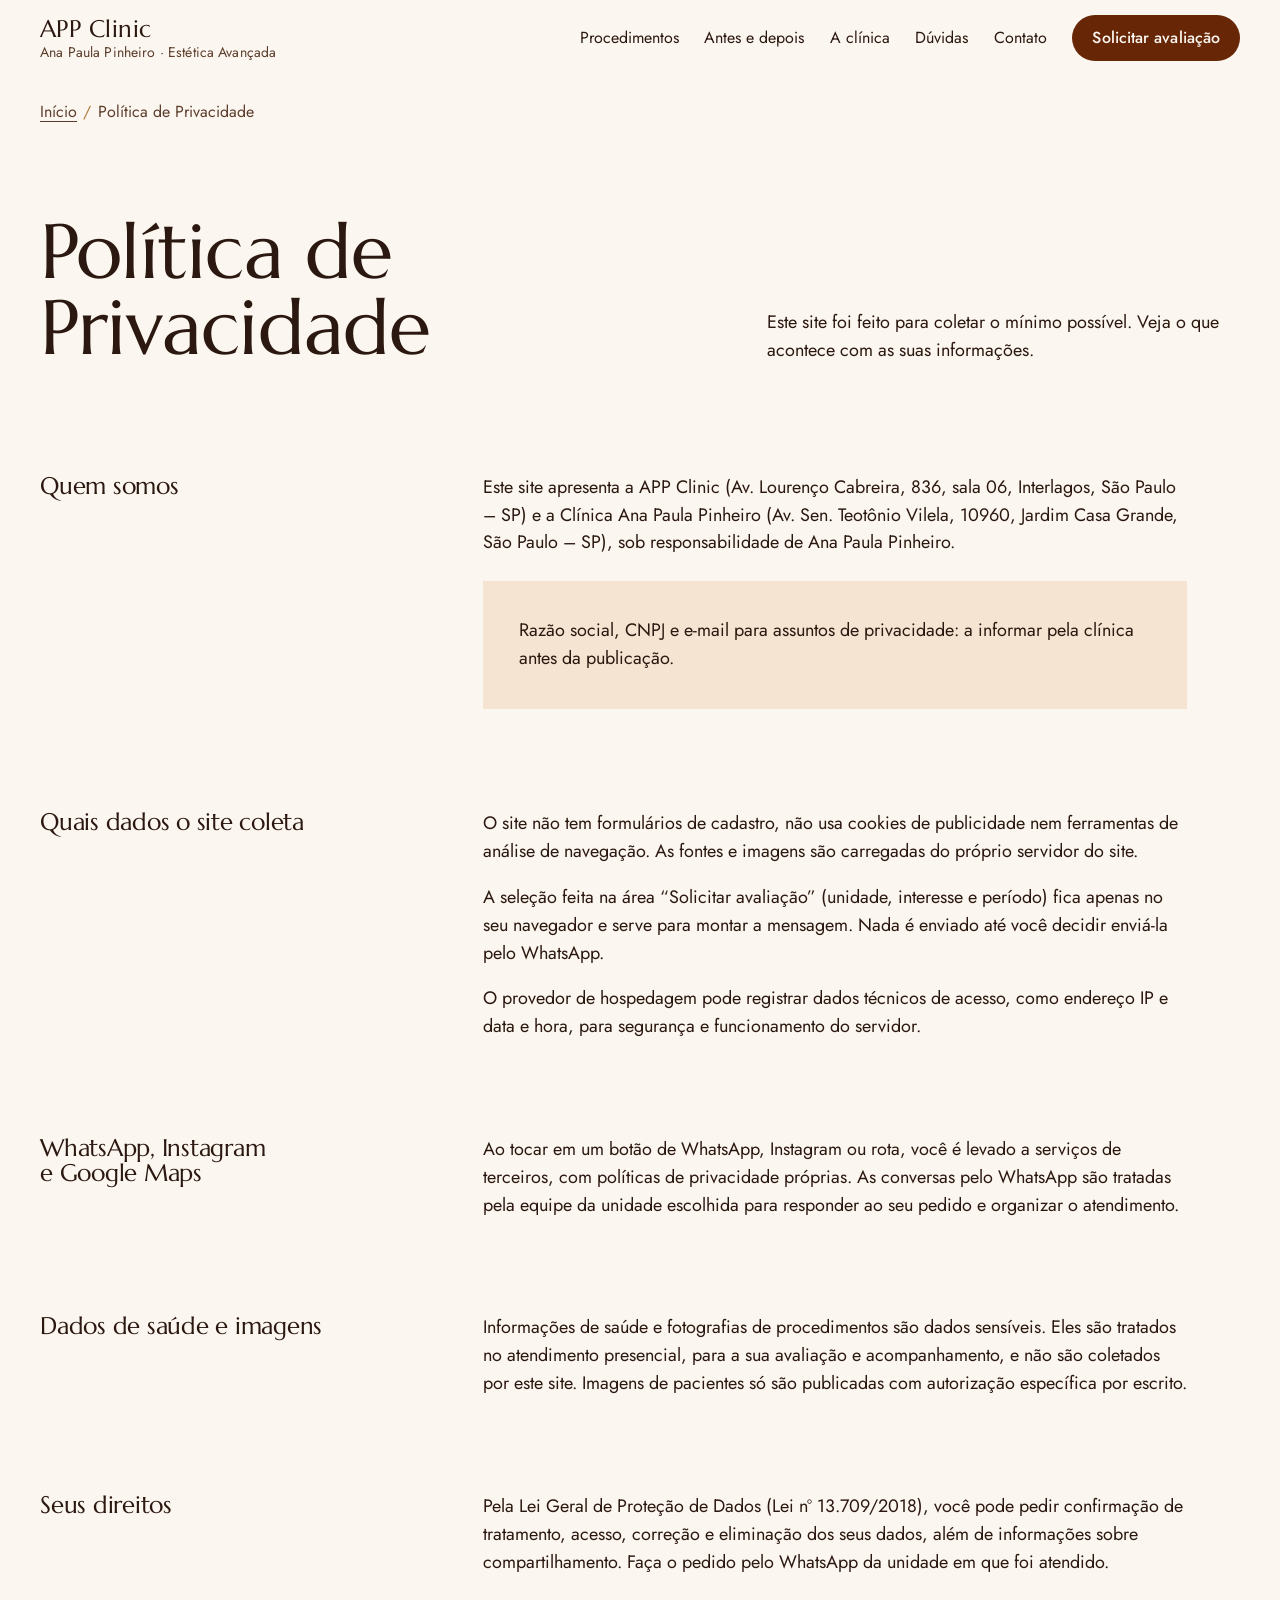
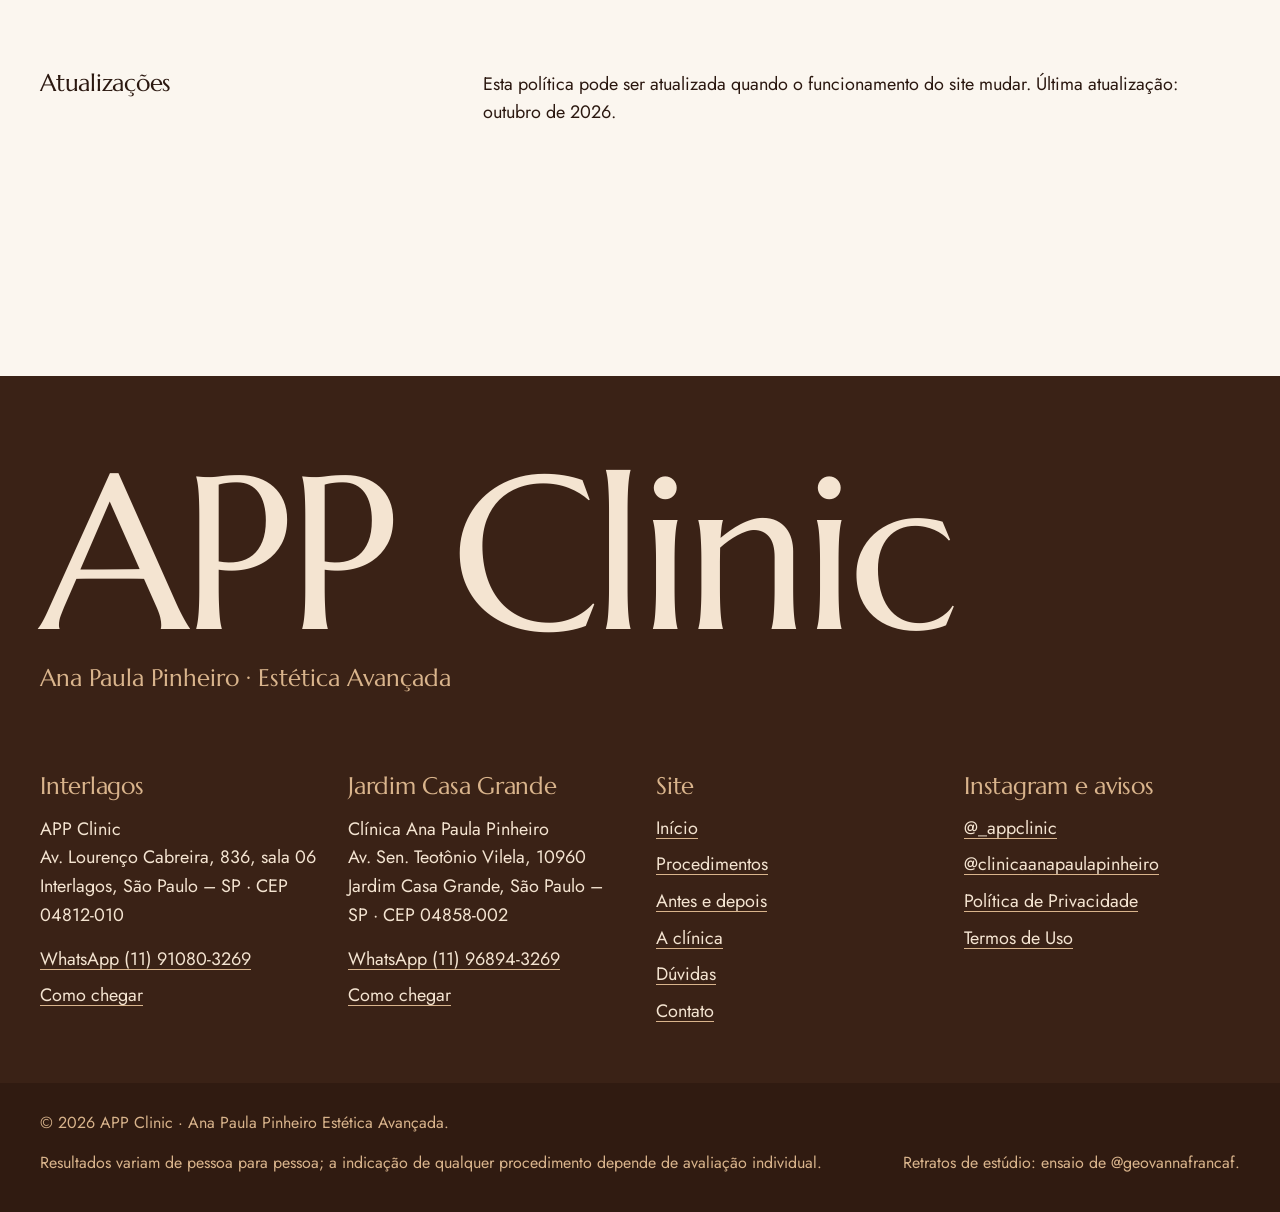
<file: privacidade/index.html>
<!doctype html>
<html lang="pt-BR">
<head>
<meta charset="utf-8">
<meta name="viewport" content="width=device-width, initial-scale=1">
<title>Política de Privacidade | APP Clinic · Ana Paula Pinheiro</title>
<meta name="description" content="Como o site da APP Clinic e da Clínica Ana Paula Pinheiro trata informações de quem o visita.">

<link rel="canonical" href="https://dominio-a-definir.com.br/privacidade/">
<meta property="og:type" content="website">
<meta property="og:locale" content="pt_BR">
<meta property="og:site_name" content="APP Clinic · Ana Paula Pinheiro Estética Avançada">
<meta property="og:title" content="Política de Privacidade | APP Clinic · Ana Paula Pinheiro">
<meta property="og:description" content="Como o site da APP Clinic e da Clínica Ana Paula Pinheiro trata informações de quem o visita.">
<meta property="og:url" content="https://dominio-a-definir.com.br/privacidade/">
<meta property="og:image" content="https://dominio-a-definir.com.br/assets/images/capas/compartilhamento-app-clinic.jpg">
<meta property="og:image:width" content="1200"><meta property="og:image:height" content="630">
<meta name="twitter:card" content="summary_large_image">
<meta name="theme-color" content="#FBF6EF">
<link rel="icon" href="../favicon.svg" type="image/svg+xml">
<link rel="icon" href="../favicon.ico" sizes="32x32">
<link rel="apple-touch-icon" href="../apple-touch-icon.png">
<link rel="manifest" href="../site.webmanifest">
<link rel="preload" href="../assets/fonts/marcellus-400.woff2" as="font" type="font/woff2" crossorigin>
<link rel="preload" href="../assets/fonts/jost-var.woff2" as="font" type="font/woff2" crossorigin>
<link rel="stylesheet" href="../assets/css/site.css?v=20261023">
<script>document.documentElement.classList.add('js')</script>

</head>
<body>
<svg class="formas" aria-hidden="true" focusable="false"><defs>
<clipPath id="parede" clipPathUnits="objectBoundingBox"><path d="M0,0 H0.56 C0.84,0 1,0.13 1,0.31 C1,0.47 0.9,0.55 0.9,0.68 C0.9,0.81 1,0.87 1,1 H0 Z"/></clipPath>
<clipPath id="parede-espelho" clipPathUnits="objectBoundingBox"><path d="M1,0 H0.44 C0.16,0 0,0.13 0,0.31 C0,0.47 0.1,0.55 0.1,0.68 C0.1,0.81 0,0.87 0,1 H1 Z"/></clipPath>
</defs></svg>
<a class="pular" href="#conteudo">Pular para o conteúdo</a>
<header class="topo">
  <div class="moldura topo__barra">
    <a class="marca" href="../index.html" aria-label="APP Clinic, Ana Paula Pinheiro Estética Avançada: página inicial">
      <span class="marca__nome">APP Clinic</span>
      <span class="marca__assinatura">Ana Paula Pinheiro · Estética Avançada</span>
    </a>
    <button class="menu-abrir" type="button" aria-expanded="false" aria-controls="menu"><span class="barras" aria-hidden="true"><i></i><i></i></span><span class="texto">Menu</span></button>
    <nav aria-label="Principal">
      <ul class="menu" id="menu"><li><a href="../procedimentos/index.html">Procedimentos</a></li><li><a href="../antes-e-depois/index.html">Antes e depois</a></li><li><a href="../a-clinica/index.html">A clínica</a></li><li><a href="../duvidas/index.html">Dúvidas</a></li><li><a href="../contato/index.html">Contato</a></li><li><a class="botao" href="../contato/index.html#agendar">Solicitar avaliação</a></li></ul>
    </nav>
  </div>
</header>
<main id="conteudo">
<nav class="trilha moldura" aria-label="Você está em"><ol><li><a href="../index.html">Início</a></li><li aria-current="page">Política de Privacidade</li></ol></nav>
<div class="moldura cabeca-pagina"><h1>Política de Privacidade</h1><p>Este site foi feito para coletar o mínimo possível. Veja o que acontece com as suas informações.</p></div><section class="moldura texto-longo" aria-labelledby="l-0"><h2 id="l-0" style="font-size:var(--t-3)">Quem somos</h2><div class="corpo"><p>Este site apresenta a APP Clinic (Av. Lourenço Cabreira, 836, sala 06, Interlagos, São Paulo – SP) e a Clínica Ana Paula Pinheiro (Av. Sen. Teotônio Vilela, 10960, Jardim Casa Grande, São Paulo – SP), sob responsabilidade de Ana Paula Pinheiro.</p><div class="destaque"><p>Razão social, CNPJ e e-mail para assuntos de privacidade: a informar pela clínica antes da publicação.</p></div></div></section><section class="moldura texto-longo" aria-labelledby="l-1"><h2 id="l-1" style="font-size:var(--t-3)">Quais dados o site coleta</h2><div class="corpo"><p>O site não tem formulários de cadastro, não usa cookies de publicidade nem ferramentas de análise de navegação. As fontes e imagens são carregadas do próprio servidor do site.</p><p>A seleção feita na área “Solicitar avaliação” (unidade, interesse e período) fica apenas no seu navegador e serve para montar a mensagem. Nada é enviado até você decidir enviá-la pelo WhatsApp.</p><p>O provedor de hospedagem pode registrar dados técnicos de acesso, como endereço IP e data e hora, para segurança e funcionamento do servidor.</p></div></section><section class="moldura texto-longo" aria-labelledby="l-2"><h2 id="l-2" style="font-size:var(--t-3)">WhatsApp, Instagram e Google Maps</h2><div class="corpo"><p>Ao tocar em um botão de WhatsApp, Instagram ou rota, você é levado a serviços de terceiros, com políticas de privacidade próprias. As conversas pelo WhatsApp são tratadas pela equipe da unidade escolhida para responder ao seu pedido e organizar o atendimento.</p></div></section><section class="moldura texto-longo" aria-labelledby="l-3"><h2 id="l-3" style="font-size:var(--t-3)">Dados de saúde e imagens</h2><div class="corpo"><p>Informações de saúde e fotografias de procedimentos são dados sensíveis. Eles são tratados no atendimento presencial, para a sua avaliação e acompanhamento, e não são coletados por este site. Imagens de pacientes só são publicadas com autorização específica por escrito.</p></div></section><section class="moldura texto-longo" aria-labelledby="l-4"><h2 id="l-4" style="font-size:var(--t-3)">Seus direitos</h2><div class="corpo"><p>Pela Lei Geral de Proteção de Dados (Lei nº 13.709/2018), você pode pedir confirmação de tratamento, acesso, correção e eliminação dos seus dados, além de informações sobre compartilhamento. Faça o pedido pelo WhatsApp da unidade em que foi atendido.</p></div></section><section class="moldura texto-longo" aria-labelledby="l-5"><h2 id="l-5" style="font-size:var(--t-3)">Atualizações</h2><div class="corpo"><p>Esta política pode ser atualizada quando o funcionamento do site mudar. Última atualização: outubro de 2026.</p></div></section>
</main>
<footer class="rodape">
  <div class="moldura">
    <p class="rodape__nome" aria-hidden="true">APP Clinic</p>
    <p class="rodape__assinatura">Ana Paula Pinheiro · Estética Avançada</p>
    <div class="rodape__grade">
      <section aria-labelledby="r-u1"><h2 id="r-u1">Interlagos</h2>
        <address>APP Clinic<br>Av. Lourenço Cabreira, 836, sala 06<br>Interlagos, São Paulo – SP · CEP 04812-010</address>
        <ul style="margin-top:1rem"><li><a href="https://wa.me/5511910803269" rel="noopener" target="_blank">WhatsApp (11) 91080-3269</a></li><li><a href="https://www.google.com/maps/dir/?api=1&destination=-23.7146357,-46.68973" rel="noopener" target="_blank">Como chegar</a></li></ul>
      </section>
      <section aria-labelledby="r-u2"><h2 id="r-u2">Jardim Casa Grande</h2>
        <address>Clínica Ana Paula Pinheiro<br>Av. Sen. Teotônio Vilela, 10960<br>Jardim Casa Grande, São Paulo – SP · CEP 04858-002</address>
        <ul style="margin-top:1rem"><li><a href="https://wa.me/5511968943269" rel="noopener" target="_blank">WhatsApp (11) 96894-3269</a></li><li><a href="https://www.google.com/maps/dir/?api=1&destination=-23.7697508,-46.7182875" rel="noopener" target="_blank">Como chegar</a></li></ul>
      </section>
      <nav aria-labelledby="r-nav"><h2 id="r-nav">Site</h2><ul>
        <li><a href="../index.html">Início</a></li>
        <li><a href="../procedimentos/index.html">Procedimentos</a></li><li><a href="../antes-e-depois/index.html">Antes e depois</a></li><li><a href="../a-clinica/index.html">A clínica</a></li><li><a href="../duvidas/index.html">Dúvidas</a></li><li><a href="../contato/index.html">Contato</a></li>
      </ul></nav>
      <section aria-labelledby="r-redes"><h2 id="r-redes">Instagram e avisos</h2><ul>
        <li><a href="https://www.instagram.com/_appclinic/" rel="noopener" target="_blank">@_appclinic</a></li>
        <li><a href="https://www.instagram.com/clinicaanapaulapinheiro/" rel="noopener" target="_blank">@clinicaanapaulapinheiro</a></li>
        <li><a href="../privacidade/index.html">Política de Privacidade</a></li>
        <li><a href="../termos/index.html">Termos de Uso</a></li>
      </ul></section>
    </div>
  </div>
  <div class="rodape__faixa"><div class="moldura rodape__base">
    <p>© 2026 APP Clinic · Ana Paula Pinheiro Estética Avançada.</p>
    <p>Resultados variam de pessoa para pessoa; a indicação de qualquer procedimento depende de avaliação individual.</p>
    <p>Retratos de estúdio: ensaio de @geovannafrancaf.</p>
  </div></div>
</footer>
<script src="../assets/js/site.js?v=20261023" defer></script>
</body>
</html>
</file>
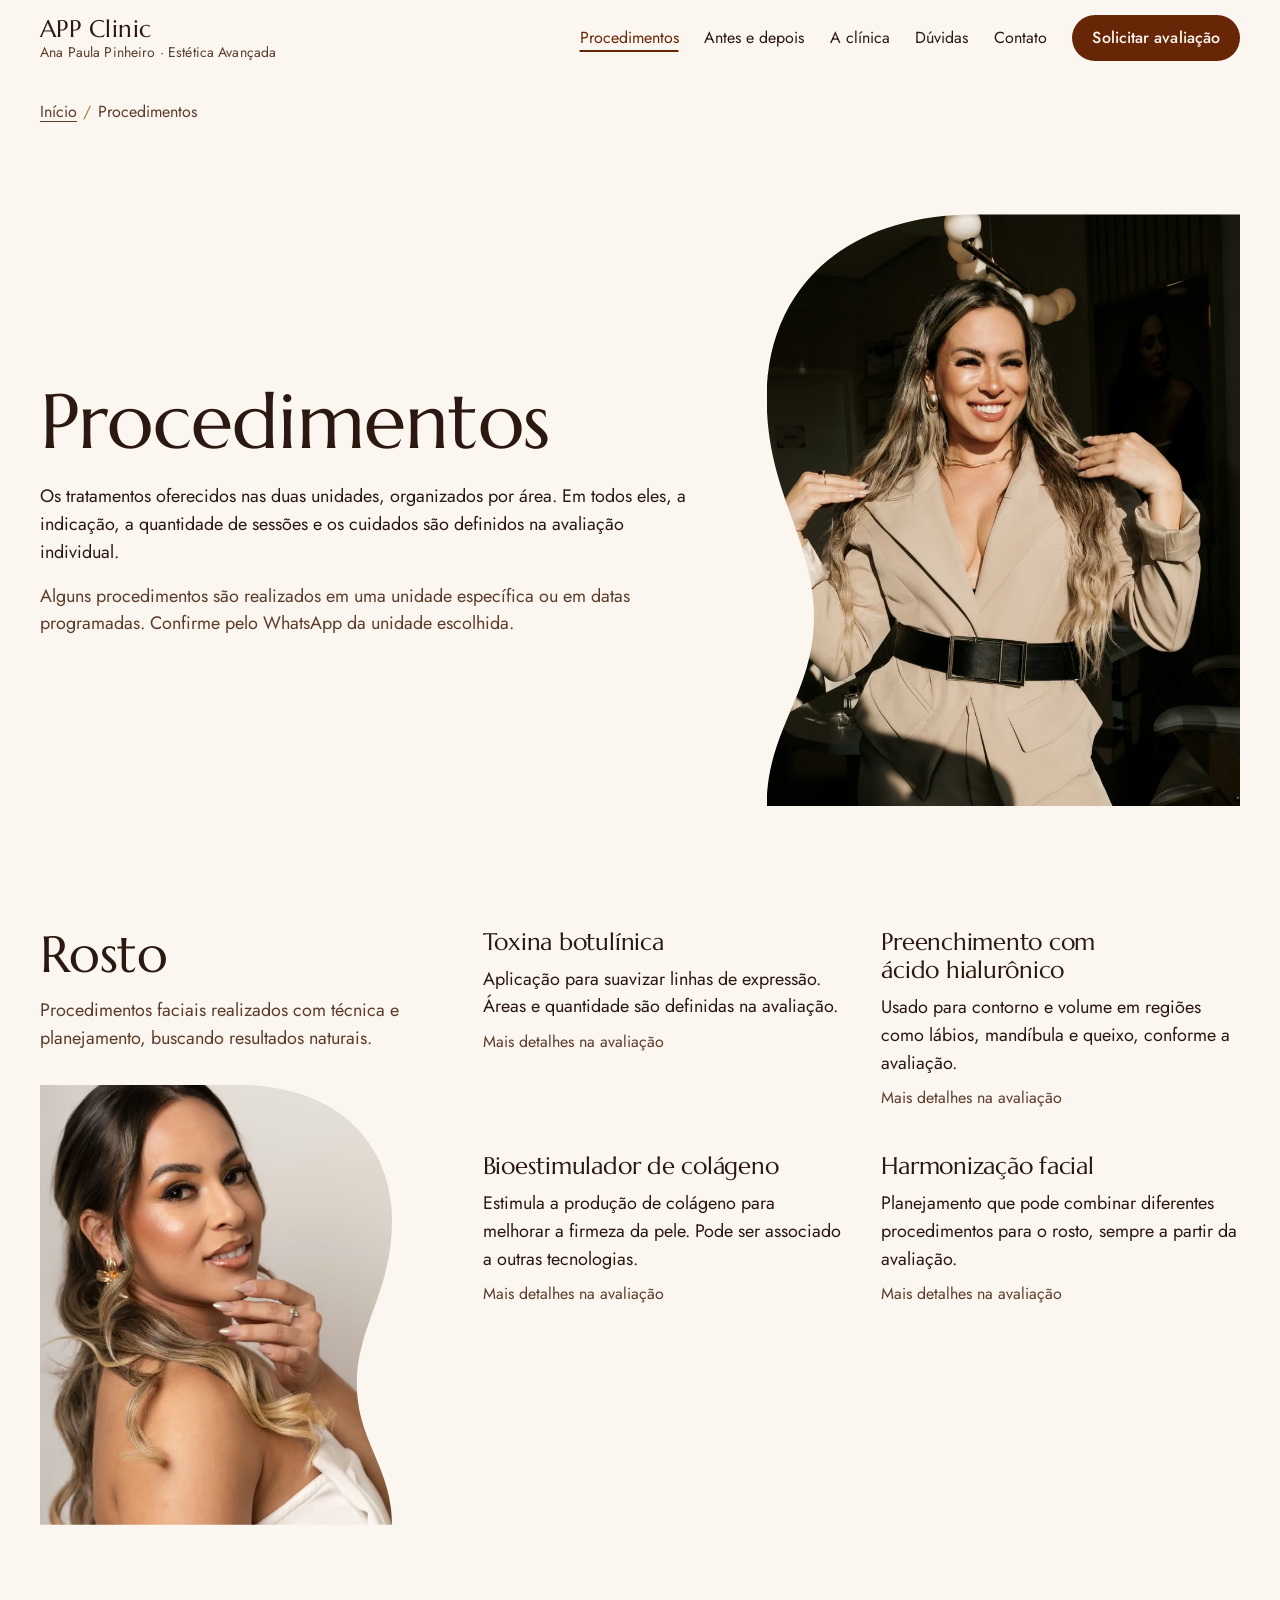
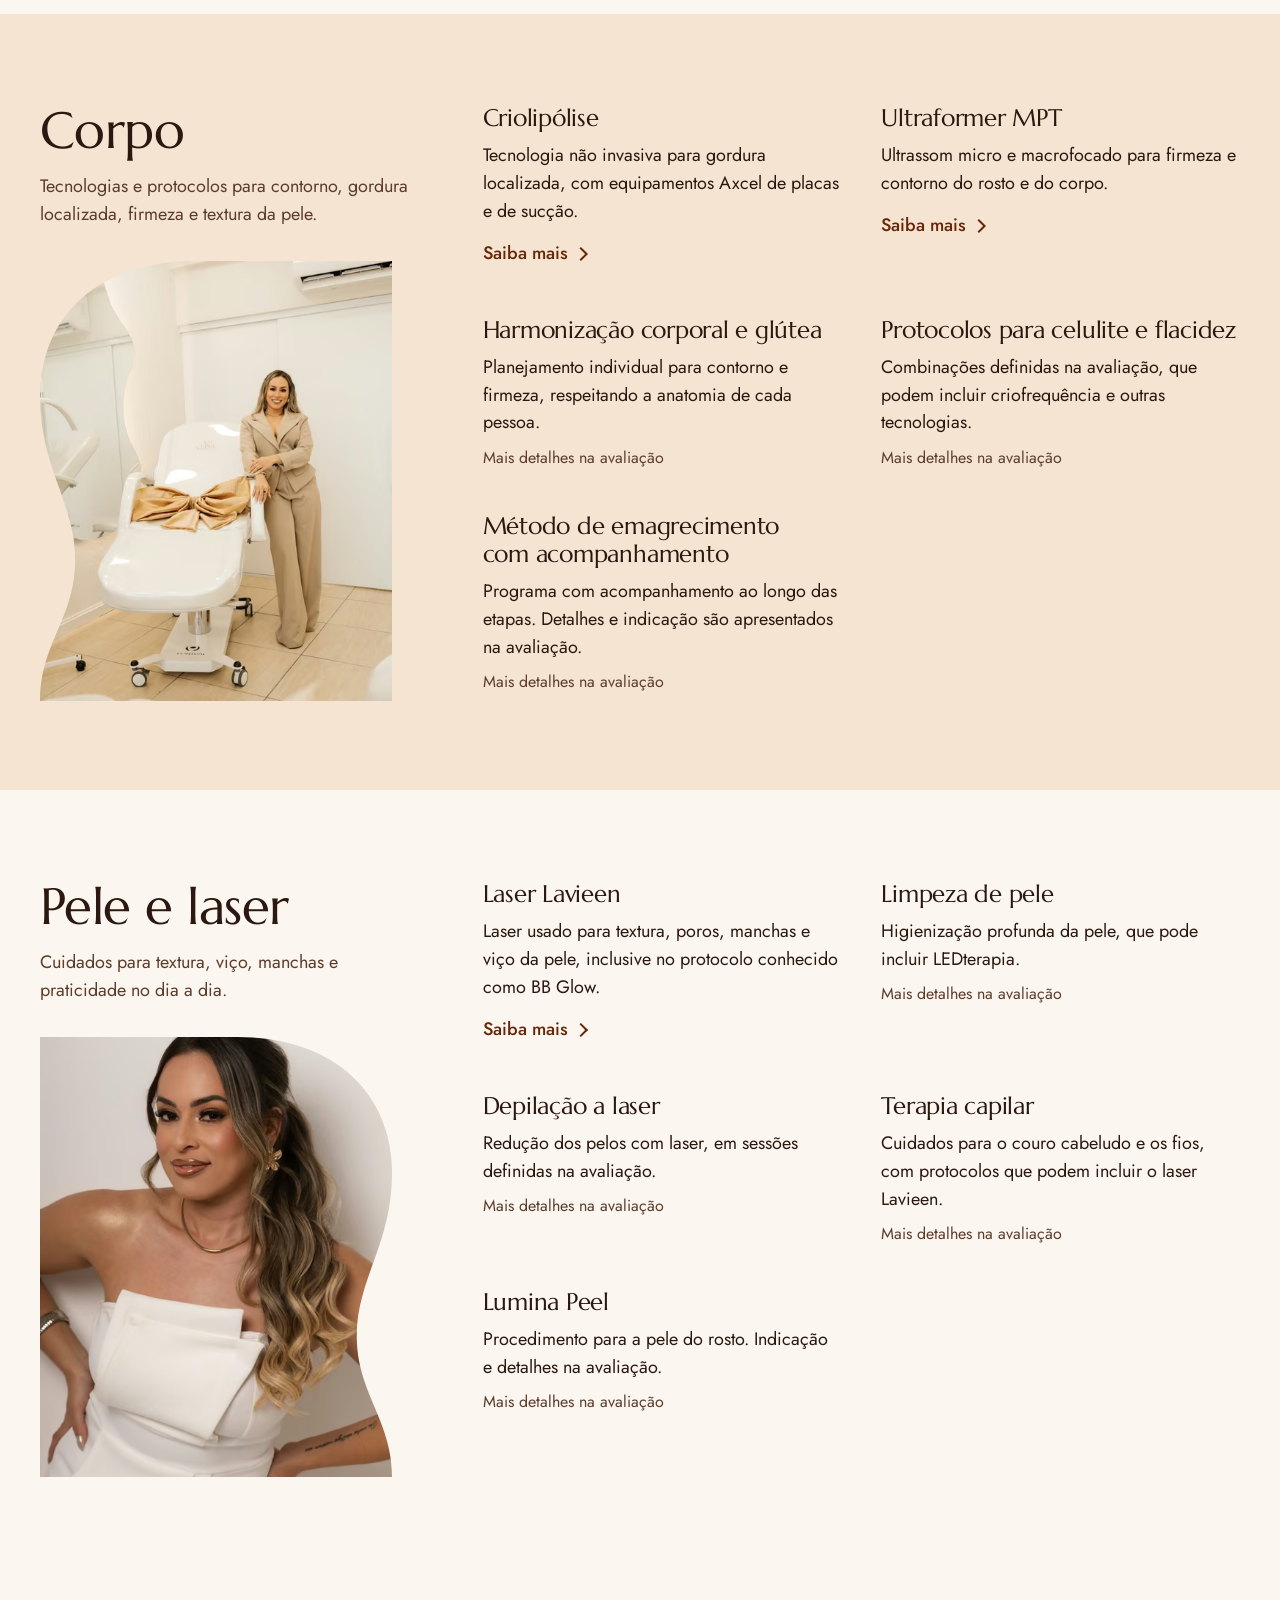
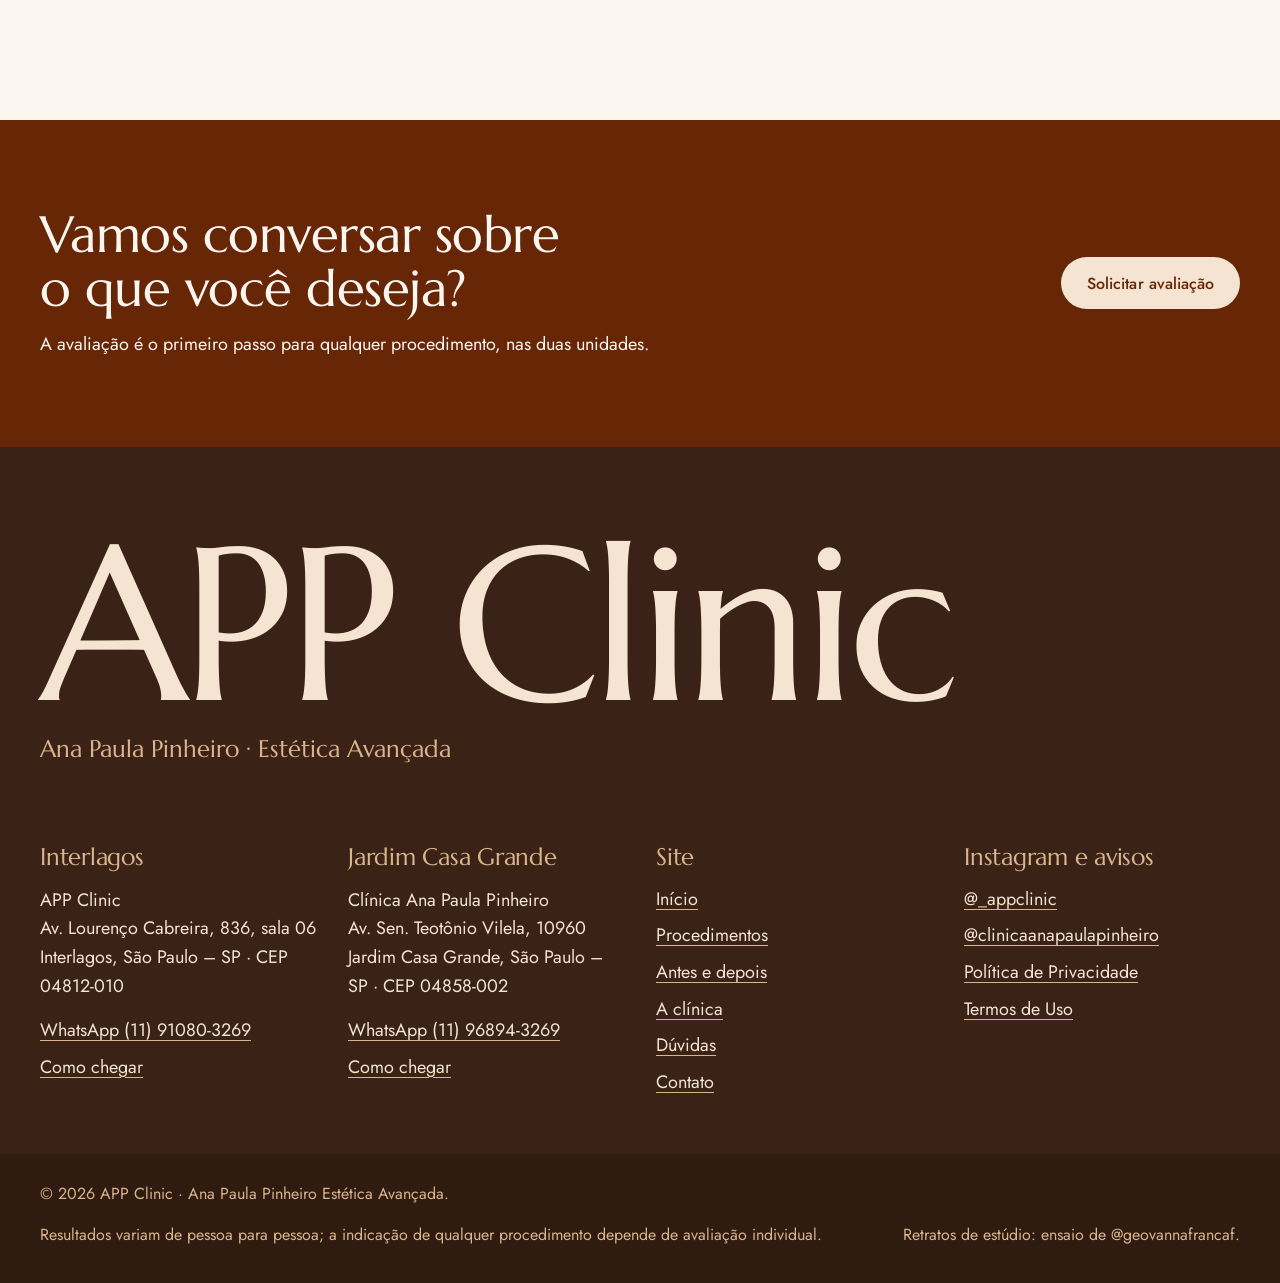
<file: procedimentos/index.html>
<!doctype html>
<html lang="pt-BR">
<head>
<meta charset="utf-8">
<meta name="viewport" content="width=device-width, initial-scale=1">
<title>Procedimentos | APP Clinic · Ana Paula Pinheiro</title>
<meta name="description" content="Procedimentos para rosto, corpo, pele e laser na APP Clinic e na Clínica Ana Paula Pinheiro, em São Paulo. Indicação definida em avaliação individual.">

<link rel="canonical" href="https://dominio-a-definir.com.br/procedimentos/">
<meta property="og:type" content="website">
<meta property="og:locale" content="pt_BR">
<meta property="og:site_name" content="APP Clinic · Ana Paula Pinheiro Estética Avançada">
<meta property="og:title" content="Procedimentos | APP Clinic · Ana Paula Pinheiro">
<meta property="og:description" content="Procedimentos para rosto, corpo, pele e laser na APP Clinic e na Clínica Ana Paula Pinheiro, em São Paulo. Indicação definida em avaliação individual.">
<meta property="og:url" content="https://dominio-a-definir.com.br/procedimentos/">
<meta property="og:image" content="https://dominio-a-definir.com.br/assets/images/capas/compartilhamento-app-clinic.jpg">
<meta property="og:image:width" content="1200"><meta property="og:image:height" content="630">
<meta name="twitter:card" content="summary_large_image">
<meta name="theme-color" content="#FBF6EF">
<link rel="icon" href="../favicon.svg" type="image/svg+xml">
<link rel="icon" href="../favicon.ico" sizes="32x32">
<link rel="apple-touch-icon" href="../apple-touch-icon.png">
<link rel="manifest" href="../site.webmanifest">
<link rel="preload" href="../assets/fonts/marcellus-400.woff2" as="font" type="font/woff2" crossorigin>
<link rel="preload" href="../assets/fonts/jost-var.woff2" as="font" type="font/woff2" crossorigin>
<link rel="stylesheet" href="../assets/css/site.css?v=20261023">
<script>document.documentElement.classList.add('js')</script>

</head>
<body>
<svg class="formas" aria-hidden="true" focusable="false"><defs>
<clipPath id="parede" clipPathUnits="objectBoundingBox"><path d="M0,0 H0.56 C0.84,0 1,0.13 1,0.31 C1,0.47 0.9,0.55 0.9,0.68 C0.9,0.81 1,0.87 1,1 H0 Z"/></clipPath>
<clipPath id="parede-espelho" clipPathUnits="objectBoundingBox"><path d="M1,0 H0.44 C0.16,0 0,0.13 0,0.31 C0,0.47 0.1,0.55 0.1,0.68 C0.1,0.81 0,0.87 0,1 H1 Z"/></clipPath>
</defs></svg>
<a class="pular" href="#conteudo">Pular para o conteúdo</a>
<header class="topo">
  <div class="moldura topo__barra">
    <a class="marca" href="../index.html" aria-label="APP Clinic, Ana Paula Pinheiro Estética Avançada: página inicial">
      <span class="marca__nome">APP Clinic</span>
      <span class="marca__assinatura">Ana Paula Pinheiro · Estética Avançada</span>
    </a>
    <button class="menu-abrir" type="button" aria-expanded="false" aria-controls="menu"><span class="barras" aria-hidden="true"><i></i><i></i></span><span class="texto">Menu</span></button>
    <nav aria-label="Principal">
      <ul class="menu" id="menu"><li><a href="../procedimentos/index.html" aria-current=page>Procedimentos</a></li><li><a href="../antes-e-depois/index.html">Antes e depois</a></li><li><a href="../a-clinica/index.html">A clínica</a></li><li><a href="../duvidas/index.html">Dúvidas</a></li><li><a href="../contato/index.html">Contato</a></li><li><a class="botao" href="../contato/index.html#agendar">Solicitar avaliação</a></li></ul>
    </nav>
  </div>
</header>
<main id="conteudo">
<nav class="trilha moldura" aria-label="Você está em"><ol><li><a href="../index.html">Início</a></li><li aria-current="page">Procedimentos</li></ol></nav>
<div class="moldura cabeca-pagina cabeca-pagina--foto">
  <div><h1 class="surge">Procedimentos</h1>
  <p class="surge" style="--i:1;margin-top:1.5rem">Os tratamentos oferecidos nas duas unidades, organizados por área. Em todos eles, a indicação, a quantidade de sessões e os cuidados são definidos na avaliação individual.</p>
  <p class="nota surge" style="--i:2;margin-top:1rem">Alguns procedimentos são realizados em uma unidade específica ou em datas programadas. Confirme pelo WhatsApp da unidade escolhida.</p></div>
  <div class="cabeca-pagina__foto parede-espelho surge" style="--i:1"><picture><source type="image/avif" srcset="../assets/images/clinica/retrato-na-clinica-480.avif 480w, ../assets/images/clinica/retrato-na-clinica-800.avif 800w, ../assets/images/clinica/retrato-na-clinica-1080.avif 1080w" sizes="(max-width: 860px) 86vw, 38vw"><source type="image/webp" srcset="../assets/images/clinica/retrato-na-clinica-480.webp 480w, ../assets/images/clinica/retrato-na-clinica-800.webp 800w, ../assets/images/clinica/retrato-na-clinica-1080.webp 1080w" sizes="(max-width: 860px) 86vw, 38vw"><img class="" src="../assets/images/clinica/retrato-na-clinica-800.jpg" srcset="../assets/images/clinica/retrato-na-clinica-480.jpg 480w, ../assets/images/clinica/retrato-na-clinica-800.jpg 800w, ../assets/images/clinica/retrato-na-clinica-1080.jpg 1080w" sizes="(max-width: 860px) 86vw, 38vw" width="1080" height="1350" alt="Profissional da clínica sorrindo, de conjunto bege, em ambiente da clínica" loading="eager" fetchpriority="high" decoding="async"></picture></div>
</div>
<section class="categoria-faixa" id="rosto" aria-labelledby="cat-rosto"><div class="moldura categoria">
  <div class="categoria__cabeca surge"><h2 id="cat-rosto">Rosto</h2><p class="suave">Procedimentos faciais realizados com técnica e planejamento, buscando resultados naturais.</p><div class="categoria__foto parede"><picture><source type="image/avif" srcset="../assets/images/ana/ana-paula-pinheiro-retrato-estudio-480.avif 480w, ../assets/images/ana/ana-paula-pinheiro-retrato-estudio-800.avif 800w, ../assets/images/ana/ana-paula-pinheiro-retrato-estudio-1200.avif 1200w" sizes="(max-width: 860px) 70vw, 28vw"><source type="image/webp" srcset="../assets/images/ana/ana-paula-pinheiro-retrato-estudio-480.webp 480w, ../assets/images/ana/ana-paula-pinheiro-retrato-estudio-800.webp 800w, ../assets/images/ana/ana-paula-pinheiro-retrato-estudio-1200.webp 1200w" sizes="(max-width: 860px) 70vw, 28vw"><img class="" src="../assets/images/ana/ana-paula-pinheiro-retrato-estudio-800.jpg" srcset="../assets/images/ana/ana-paula-pinheiro-retrato-estudio-480.jpg 480w, ../assets/images/ana/ana-paula-pinheiro-retrato-estudio-800.jpg 800w, ../assets/images/ana/ana-paula-pinheiro-retrato-estudio-1200.jpg 1200w" sizes="(max-width: 860px) 70vw, 28vw" width="1200" height="1500" alt="Ana Paula Pinheiro em retrato de estúdio" loading="lazy" decoding="async"></picture></div></div>
  <div class="lista-proc"><article class="proc surge" style="--i:0"><h3>Toxina botulínica</h3><p>Aplicação para suavizar linhas de expressão. Áreas e quantidade são definidas na avaliação.</p><span class="situacao">Mais detalhes na avaliação</span></article><article class="proc surge" style="--i:1"><h3>Preenchimento com ácido hialurônico</h3><p>Usado para contorno e volume em regiões como lábios, mandíbula e queixo, conforme a avaliação.</p><span class="situacao">Mais detalhes na avaliação</span></article><article class="proc surge" style="--i:2"><h3>Bioestimulador de colágeno</h3><p>Estimula a produção de colágeno para melhorar a firmeza da pele. Pode ser associado a outras tecnologias.</p><span class="situacao">Mais detalhes na avaliação</span></article><article class="proc surge" style="--i:0"><h3>Harmonização facial</h3><p>Planejamento que pode combinar diferentes procedimentos para o rosto, sempre a partir da avaliação.</p><span class="situacao">Mais detalhes na avaliação</span></article></div>
</div></section><section class="categoria-faixa" id="corpo" aria-labelledby="cat-corpo"><div class="moldura categoria">
  <div class="categoria__cabeca surge"><h2 id="cat-corpo">Corpo</h2><p class="suave">Tecnologias e protocolos para contorno, gordura localizada, firmeza e textura da pele.</p><div class="categoria__foto parede-espelho"><picture><source type="image/avif" srcset="../assets/images/clinica/sala-de-atendimento-480.avif 480w, ../assets/images/clinica/sala-de-atendimento-800.avif 800w, ../assets/images/clinica/sala-de-atendimento-1080.avif 1080w" sizes="(max-width: 860px) 70vw, 28vw"><source type="image/webp" srcset="../assets/images/clinica/sala-de-atendimento-480.webp 480w, ../assets/images/clinica/sala-de-atendimento-800.webp 800w, ../assets/images/clinica/sala-de-atendimento-1080.webp 1080w" sizes="(max-width: 860px) 70vw, 28vw"><img class="" src="../assets/images/clinica/sala-de-atendimento-800.jpg" srcset="../assets/images/clinica/sala-de-atendimento-480.jpg 480w, ../assets/images/clinica/sala-de-atendimento-800.jpg 800w, ../assets/images/clinica/sala-de-atendimento-1080.jpg 1080w" sizes="(max-width: 860px) 70vw, 28vw" width="1080" height="1350" alt="Sala de atendimento da APP Clinic com maca branca" loading="lazy" decoding="async"></picture></div></div>
  <div class="lista-proc"><article class="proc surge" style="--i:0"><h3>Criolipólise</h3><p>Tecnologia não invasiva para gordura localizada, com equipamentos Axcel de placas e de sucção.</p><a class="link-seta" href="../procedimentos/criolipolise/index.html">Saiba mais</a></article><article class="proc surge" style="--i:1"><h3>Ultraformer MPT</h3><p>Ultrassom micro e macrofocado para firmeza e contorno do rosto e do corpo.</p><a class="link-seta" href="../procedimentos/ultraformer/index.html">Saiba mais</a></article><article class="proc surge" style="--i:2"><h3>Harmonização corporal e glútea</h3><p>Planejamento individual para contorno e firmeza, respeitando a anatomia de cada pessoa.</p><span class="situacao">Mais detalhes na avaliação</span></article><article class="proc surge" style="--i:0"><h3>Protocolos para celulite e flacidez</h3><p>Combinações definidas na avaliação, que podem incluir criofrequência e outras tecnologias.</p><span class="situacao">Mais detalhes na avaliação</span></article><article class="proc surge" style="--i:1"><h3>Método de emagrecimento com acompanhamento</h3><p>Programa com acompanhamento ao longo das etapas. Detalhes e indicação são apresentados na avaliação.</p><span class="situacao">Mais detalhes na avaliação</span></article></div>
</div></section><section class="categoria-faixa" id="pele" aria-labelledby="cat-pele"><div class="moldura categoria">
  <div class="categoria__cabeca surge"><h2 id="cat-pele">Pele e laser</h2><p class="suave">Cuidados para textura, viço, manchas e praticidade no dia a dia.</p><div class="categoria__foto parede"><picture><source type="image/avif" srcset="../assets/images/ana/ana-paula-pinheiro-retrato-estudio-2-480.avif 480w, ../assets/images/ana/ana-paula-pinheiro-retrato-estudio-2-800.avif 800w, ../assets/images/ana/ana-paula-pinheiro-retrato-estudio-2-1200.avif 1200w" sizes="(max-width: 860px) 70vw, 28vw"><source type="image/webp" srcset="../assets/images/ana/ana-paula-pinheiro-retrato-estudio-2-480.webp 480w, ../assets/images/ana/ana-paula-pinheiro-retrato-estudio-2-800.webp 800w, ../assets/images/ana/ana-paula-pinheiro-retrato-estudio-2-1200.webp 1200w" sizes="(max-width: 860px) 70vw, 28vw"><img class="" src="../assets/images/ana/ana-paula-pinheiro-retrato-estudio-2-800.jpg" srcset="../assets/images/ana/ana-paula-pinheiro-retrato-estudio-2-480.jpg 480w, ../assets/images/ana/ana-paula-pinheiro-retrato-estudio-2-800.jpg 800w, ../assets/images/ana/ana-paula-pinheiro-retrato-estudio-2-1200.jpg 1200w" sizes="(max-width: 860px) 70vw, 28vw" width="1200" height="1500" alt="Ana Paula Pinheiro em retrato de estúdio, de branco" loading="lazy" decoding="async"></picture></div></div>
  <div class="lista-proc"><article class="proc surge" style="--i:0"><h3>Laser Lavieen</h3><p>Laser usado para textura, poros, manchas e viço da pele, inclusive no protocolo conhecido como BB Glow.</p><a class="link-seta" href="../procedimentos/laser-lavieen/index.html">Saiba mais</a></article><article class="proc surge" style="--i:1"><h3>Limpeza de pele</h3><p>Higienização profunda da pele, que pode incluir LEDterapia.</p><span class="situacao">Mais detalhes na avaliação</span></article><article class="proc surge" style="--i:2"><h3>Depilação a laser</h3><p>Redução dos pelos com laser, em sessões definidas na avaliação.</p><span class="situacao">Mais detalhes na avaliação</span></article><article class="proc surge" style="--i:0"><h3>Terapia capilar</h3><p>Cuidados para o couro cabeludo e os fios, com protocolos que podem incluir o laser Lavieen.</p><span class="situacao">Mais detalhes na avaliação</span></article><article class="proc surge" style="--i:1"><h3>Lumina Peel</h3><p>Procedimento para a pele do rosto. Indicação e detalhes na avaliação.</p><span class="situacao">Mais detalhes na avaliação</span></article></div>
</div></section>
<section class="chamada secao-chamada fim-cheio" aria-labelledby="chamada-t" style="margin-top:var(--secao)">
  <div class="moldura chamada__grade">
    <div><h2 id="chamada-t">Vamos conversar sobre o que você deseja?</h2><p>A avaliação é o primeiro passo para qualquer procedimento, nas duas unidades.</p></div>
    <div class="chamada__acoes"><a class="botao botao--claro" href="../contato/index.html#agendar">Solicitar avaliação</a></div>
  </div>
</section>
</main>
<footer class="rodape">
  <div class="moldura">
    <p class="rodape__nome" aria-hidden="true">APP Clinic</p>
    <p class="rodape__assinatura">Ana Paula Pinheiro · Estética Avançada</p>
    <div class="rodape__grade">
      <section aria-labelledby="r-u1"><h2 id="r-u1">Interlagos</h2>
        <address>APP Clinic<br>Av. Lourenço Cabreira, 836, sala 06<br>Interlagos, São Paulo – SP · CEP 04812-010</address>
        <ul style="margin-top:1rem"><li><a href="https://wa.me/5511910803269" rel="noopener" target="_blank">WhatsApp (11) 91080-3269</a></li><li><a href="https://www.google.com/maps/dir/?api=1&destination=-23.7146357,-46.68973" rel="noopener" target="_blank">Como chegar</a></li></ul>
      </section>
      <section aria-labelledby="r-u2"><h2 id="r-u2">Jardim Casa Grande</h2>
        <address>Clínica Ana Paula Pinheiro<br>Av. Sen. Teotônio Vilela, 10960<br>Jardim Casa Grande, São Paulo – SP · CEP 04858-002</address>
        <ul style="margin-top:1rem"><li><a href="https://wa.me/5511968943269" rel="noopener" target="_blank">WhatsApp (11) 96894-3269</a></li><li><a href="https://www.google.com/maps/dir/?api=1&destination=-23.7697508,-46.7182875" rel="noopener" target="_blank">Como chegar</a></li></ul>
      </section>
      <nav aria-labelledby="r-nav"><h2 id="r-nav">Site</h2><ul>
        <li><a href="../index.html">Início</a></li>
        <li><a href="../procedimentos/index.html">Procedimentos</a></li><li><a href="../antes-e-depois/index.html">Antes e depois</a></li><li><a href="../a-clinica/index.html">A clínica</a></li><li><a href="../duvidas/index.html">Dúvidas</a></li><li><a href="../contato/index.html">Contato</a></li>
      </ul></nav>
      <section aria-labelledby="r-redes"><h2 id="r-redes">Instagram e avisos</h2><ul>
        <li><a href="https://www.instagram.com/_appclinic/" rel="noopener" target="_blank">@_appclinic</a></li>
        <li><a href="https://www.instagram.com/clinicaanapaulapinheiro/" rel="noopener" target="_blank">@clinicaanapaulapinheiro</a></li>
        <li><a href="../privacidade/index.html">Política de Privacidade</a></li>
        <li><a href="../termos/index.html">Termos de Uso</a></li>
      </ul></section>
    </div>
  </div>
  <div class="rodape__faixa"><div class="moldura rodape__base">
    <p>© 2026 APP Clinic · Ana Paula Pinheiro Estética Avançada.</p>
    <p>Resultados variam de pessoa para pessoa; a indicação de qualquer procedimento depende de avaliação individual.</p>
    <p>Retratos de estúdio: ensaio de @geovannafrancaf.</p>
  </div></div>
</footer>
<script src="../assets/js/site.js?v=20261023" defer></script>
</body>
</html>
</file>
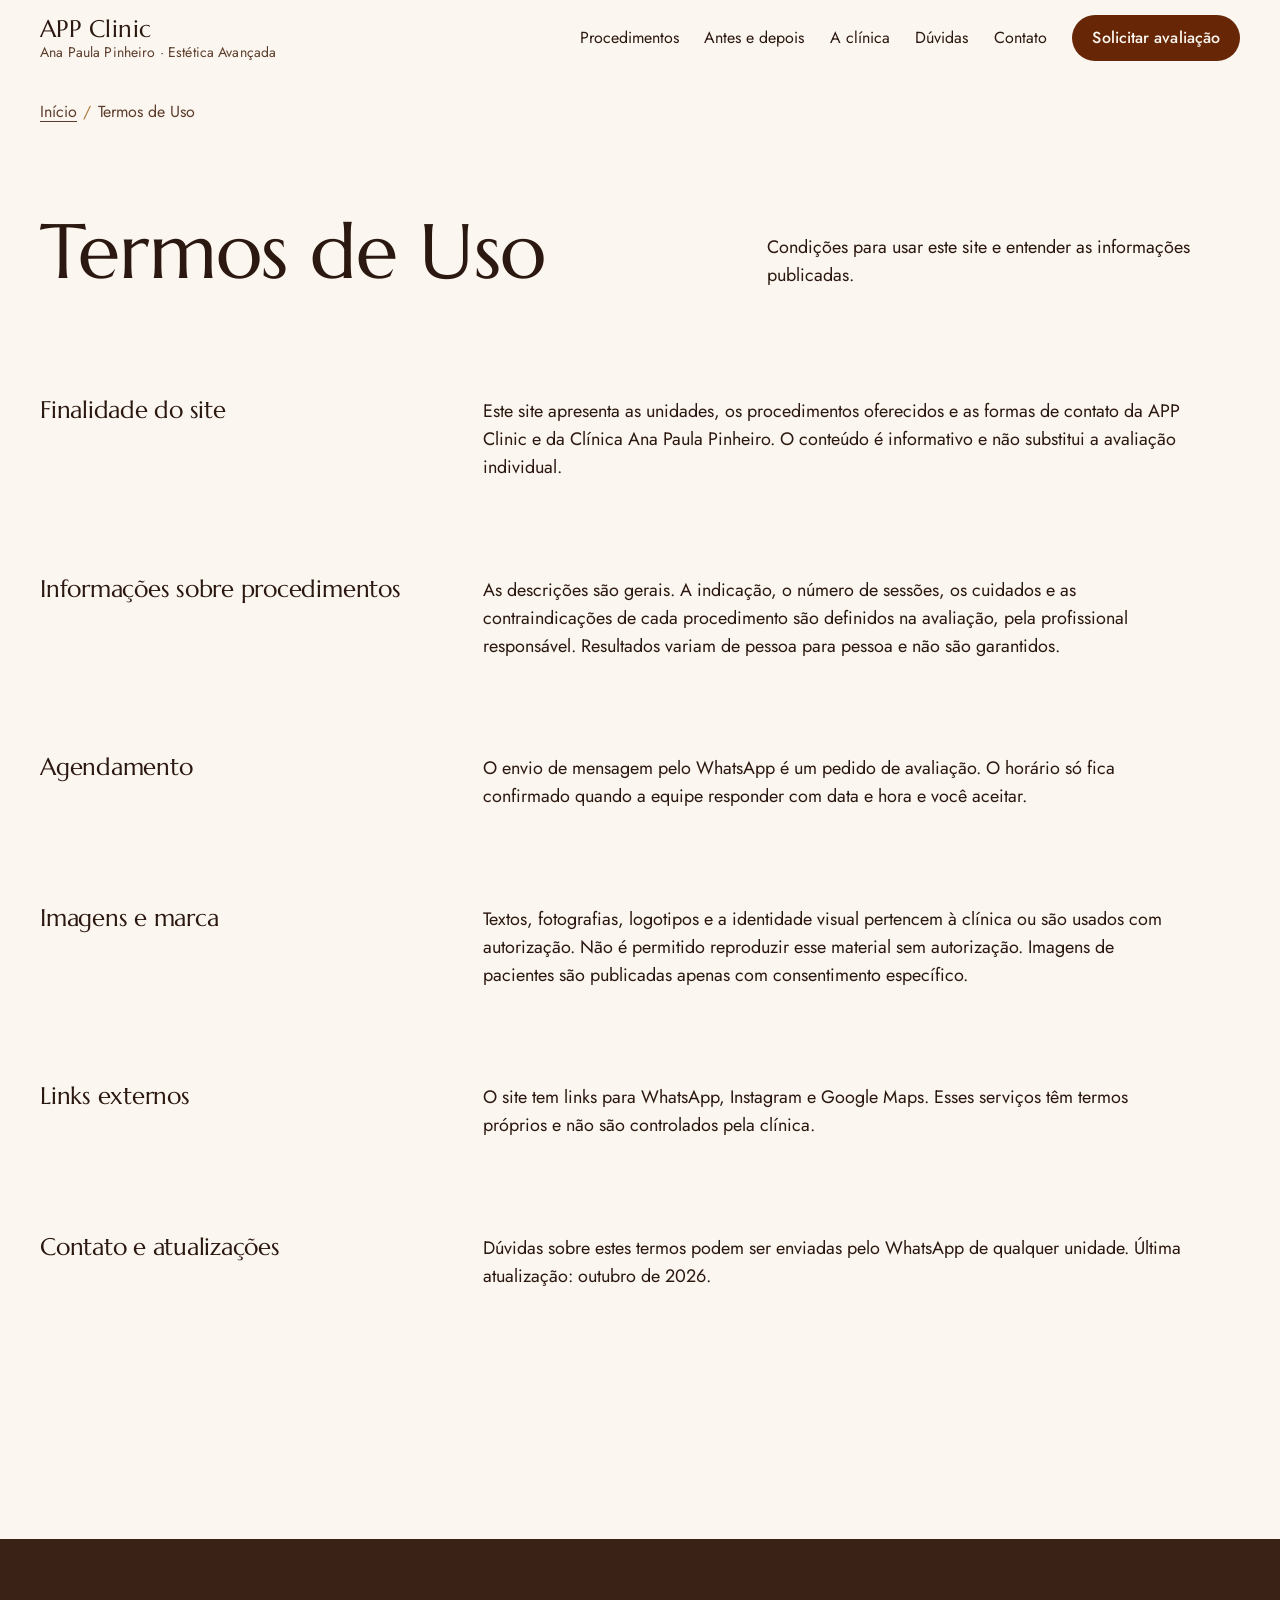
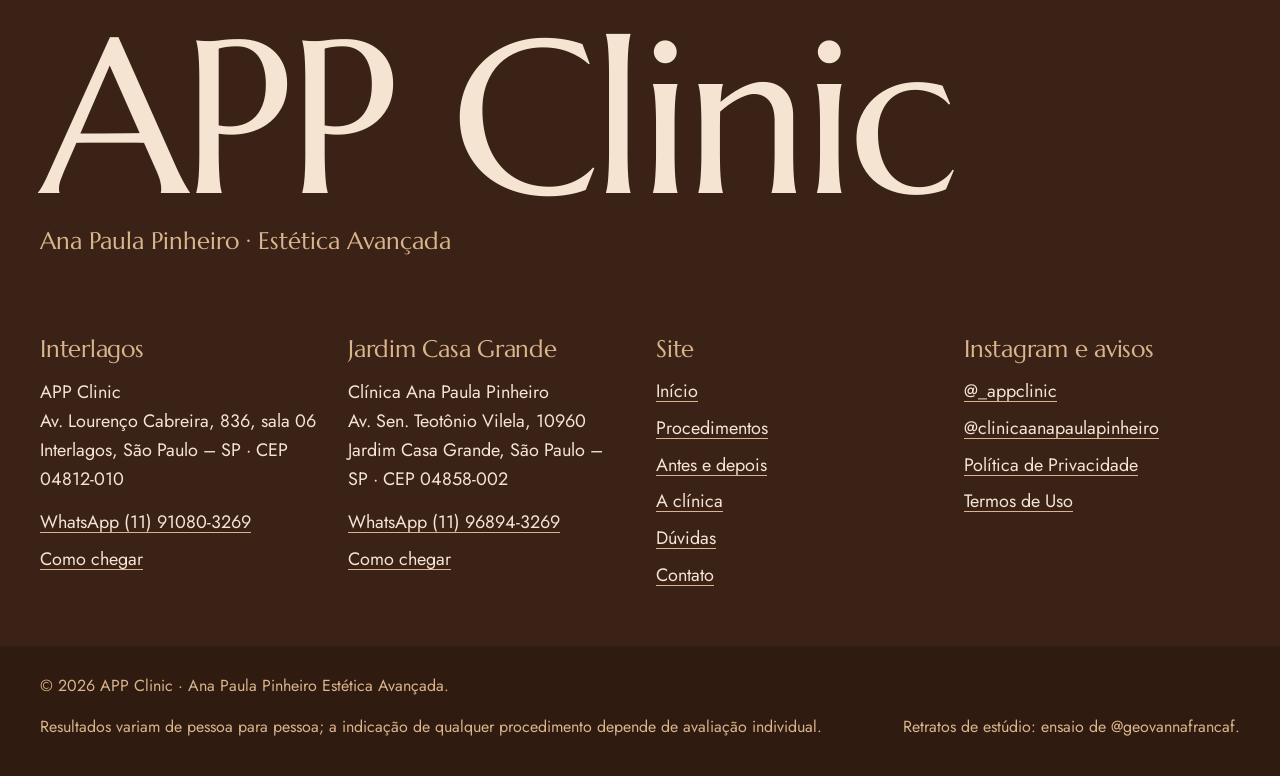
<file: termos/index.html>
<!doctype html>
<html lang="pt-BR">
<head>
<meta charset="utf-8">
<meta name="viewport" content="width=device-width, initial-scale=1">
<title>Termos de Uso | APP Clinic · Ana Paula Pinheiro</title>
<meta name="description" content="Condições de uso do site da APP Clinic e da Clínica Ana Paula Pinheiro.">

<link rel="canonical" href="https://dominio-a-definir.com.br/termos/">
<meta property="og:type" content="website">
<meta property="og:locale" content="pt_BR">
<meta property="og:site_name" content="APP Clinic · Ana Paula Pinheiro Estética Avançada">
<meta property="og:title" content="Termos de Uso | APP Clinic · Ana Paula Pinheiro">
<meta property="og:description" content="Condições de uso do site da APP Clinic e da Clínica Ana Paula Pinheiro.">
<meta property="og:url" content="https://dominio-a-definir.com.br/termos/">
<meta property="og:image" content="https://dominio-a-definir.com.br/assets/images/capas/compartilhamento-app-clinic.jpg">
<meta property="og:image:width" content="1200"><meta property="og:image:height" content="630">
<meta name="twitter:card" content="summary_large_image">
<meta name="theme-color" content="#FBF6EF">
<link rel="icon" href="../favicon.svg" type="image/svg+xml">
<link rel="icon" href="../favicon.ico" sizes="32x32">
<link rel="apple-touch-icon" href="../apple-touch-icon.png">
<link rel="manifest" href="../site.webmanifest">
<link rel="preload" href="../assets/fonts/marcellus-400.woff2" as="font" type="font/woff2" crossorigin>
<link rel="preload" href="../assets/fonts/jost-var.woff2" as="font" type="font/woff2" crossorigin>
<link rel="stylesheet" href="../assets/css/site.css?v=20261023">
<script>document.documentElement.classList.add('js')</script>

</head>
<body>
<svg class="formas" aria-hidden="true" focusable="false"><defs>
<clipPath id="parede" clipPathUnits="objectBoundingBox"><path d="M0,0 H0.56 C0.84,0 1,0.13 1,0.31 C1,0.47 0.9,0.55 0.9,0.68 C0.9,0.81 1,0.87 1,1 H0 Z"/></clipPath>
<clipPath id="parede-espelho" clipPathUnits="objectBoundingBox"><path d="M1,0 H0.44 C0.16,0 0,0.13 0,0.31 C0,0.47 0.1,0.55 0.1,0.68 C0.1,0.81 0,0.87 0,1 H1 Z"/></clipPath>
</defs></svg>
<a class="pular" href="#conteudo">Pular para o conteúdo</a>
<header class="topo">
  <div class="moldura topo__barra">
    <a class="marca" href="../index.html" aria-label="APP Clinic, Ana Paula Pinheiro Estética Avançada: página inicial">
      <span class="marca__nome">APP Clinic</span>
      <span class="marca__assinatura">Ana Paula Pinheiro · Estética Avançada</span>
    </a>
    <button class="menu-abrir" type="button" aria-expanded="false" aria-controls="menu"><span class="barras" aria-hidden="true"><i></i><i></i></span><span class="texto">Menu</span></button>
    <nav aria-label="Principal">
      <ul class="menu" id="menu"><li><a href="../procedimentos/index.html">Procedimentos</a></li><li><a href="../antes-e-depois/index.html">Antes e depois</a></li><li><a href="../a-clinica/index.html">A clínica</a></li><li><a href="../duvidas/index.html">Dúvidas</a></li><li><a href="../contato/index.html">Contato</a></li><li><a class="botao" href="../contato/index.html#agendar">Solicitar avaliação</a></li></ul>
    </nav>
  </div>
</header>
<main id="conteudo">
<nav class="trilha moldura" aria-label="Você está em"><ol><li><a href="../index.html">Início</a></li><li aria-current="page">Termos de Uso</li></ol></nav>
<div class="moldura cabeca-pagina"><h1>Termos de Uso</h1><p>Condições para usar este site e entender as informações publicadas.</p></div><section class="moldura texto-longo" aria-labelledby="l-0"><h2 id="l-0" style="font-size:var(--t-3)">Finalidade do site</h2><div class="corpo"><p>Este site apresenta as unidades, os procedimentos oferecidos e as formas de contato da APP Clinic e da Clínica Ana Paula Pinheiro. O conteúdo é informativo e não substitui a avaliação individual.</p></div></section><section class="moldura texto-longo" aria-labelledby="l-1"><h2 id="l-1" style="font-size:var(--t-3)">Informações sobre procedimentos</h2><div class="corpo"><p>As descrições são gerais. A indicação, o número de sessões, os cuidados e as contraindicações de cada procedimento são definidos na avaliação, pela profissional responsável. Resultados variam de pessoa para pessoa e não são garantidos.</p></div></section><section class="moldura texto-longo" aria-labelledby="l-2"><h2 id="l-2" style="font-size:var(--t-3)">Agendamento</h2><div class="corpo"><p>O envio de mensagem pelo WhatsApp é um pedido de avaliação. O horário só fica confirmado quando a equipe responder com data e hora e você aceitar.</p></div></section><section class="moldura texto-longo" aria-labelledby="l-3"><h2 id="l-3" style="font-size:var(--t-3)">Imagens e marca</h2><div class="corpo"><p>Textos, fotografias, logotipos e a identidade visual pertencem à clínica ou são usados com autorização. Não é permitido reproduzir esse material sem autorização. Imagens de pacientes são publicadas apenas com consentimento específico.</p></div></section><section class="moldura texto-longo" aria-labelledby="l-4"><h2 id="l-4" style="font-size:var(--t-3)">Links externos</h2><div class="corpo"><p>O site tem links para WhatsApp, Instagram e Google Maps. Esses serviços têm termos próprios e não são controlados pela clínica.</p></div></section><section class="moldura texto-longo" aria-labelledby="l-5"><h2 id="l-5" style="font-size:var(--t-3)">Contato e atualizações</h2><div class="corpo"><p>Dúvidas sobre estes termos podem ser enviadas pelo WhatsApp de qualquer unidade. Última atualização: outubro de 2026.</p></div></section>
</main>
<footer class="rodape">
  <div class="moldura">
    <p class="rodape__nome" aria-hidden="true">APP Clinic</p>
    <p class="rodape__assinatura">Ana Paula Pinheiro · Estética Avançada</p>
    <div class="rodape__grade">
      <section aria-labelledby="r-u1"><h2 id="r-u1">Interlagos</h2>
        <address>APP Clinic<br>Av. Lourenço Cabreira, 836, sala 06<br>Interlagos, São Paulo – SP · CEP 04812-010</address>
        <ul style="margin-top:1rem"><li><a href="https://wa.me/5511910803269" rel="noopener" target="_blank">WhatsApp (11) 91080-3269</a></li><li><a href="https://www.google.com/maps/dir/?api=1&destination=-23.7146357,-46.68973" rel="noopener" target="_blank">Como chegar</a></li></ul>
      </section>
      <section aria-labelledby="r-u2"><h2 id="r-u2">Jardim Casa Grande</h2>
        <address>Clínica Ana Paula Pinheiro<br>Av. Sen. Teotônio Vilela, 10960<br>Jardim Casa Grande, São Paulo – SP · CEP 04858-002</address>
        <ul style="margin-top:1rem"><li><a href="https://wa.me/5511968943269" rel="noopener" target="_blank">WhatsApp (11) 96894-3269</a></li><li><a href="https://www.google.com/maps/dir/?api=1&destination=-23.7697508,-46.7182875" rel="noopener" target="_blank">Como chegar</a></li></ul>
      </section>
      <nav aria-labelledby="r-nav"><h2 id="r-nav">Site</h2><ul>
        <li><a href="../index.html">Início</a></li>
        <li><a href="../procedimentos/index.html">Procedimentos</a></li><li><a href="../antes-e-depois/index.html">Antes e depois</a></li><li><a href="../a-clinica/index.html">A clínica</a></li><li><a href="../duvidas/index.html">Dúvidas</a></li><li><a href="../contato/index.html">Contato</a></li>
      </ul></nav>
      <section aria-labelledby="r-redes"><h2 id="r-redes">Instagram e avisos</h2><ul>
        <li><a href="https://www.instagram.com/_appclinic/" rel="noopener" target="_blank">@_appclinic</a></li>
        <li><a href="https://www.instagram.com/clinicaanapaulapinheiro/" rel="noopener" target="_blank">@clinicaanapaulapinheiro</a></li>
        <li><a href="../privacidade/index.html">Política de Privacidade</a></li>
        <li><a href="../termos/index.html">Termos de Uso</a></li>
      </ul></section>
    </div>
  </div>
  <div class="rodape__faixa"><div class="moldura rodape__base">
    <p>© 2026 APP Clinic · Ana Paula Pinheiro Estética Avançada.</p>
    <p>Resultados variam de pessoa para pessoa; a indicação de qualquer procedimento depende de avaliação individual.</p>
    <p>Retratos de estúdio: ensaio de @geovannafrancaf.</p>
  </div></div>
</footer>
<script src="../assets/js/site.js?v=20261023" defer></script>
</body>
</html>
</file>
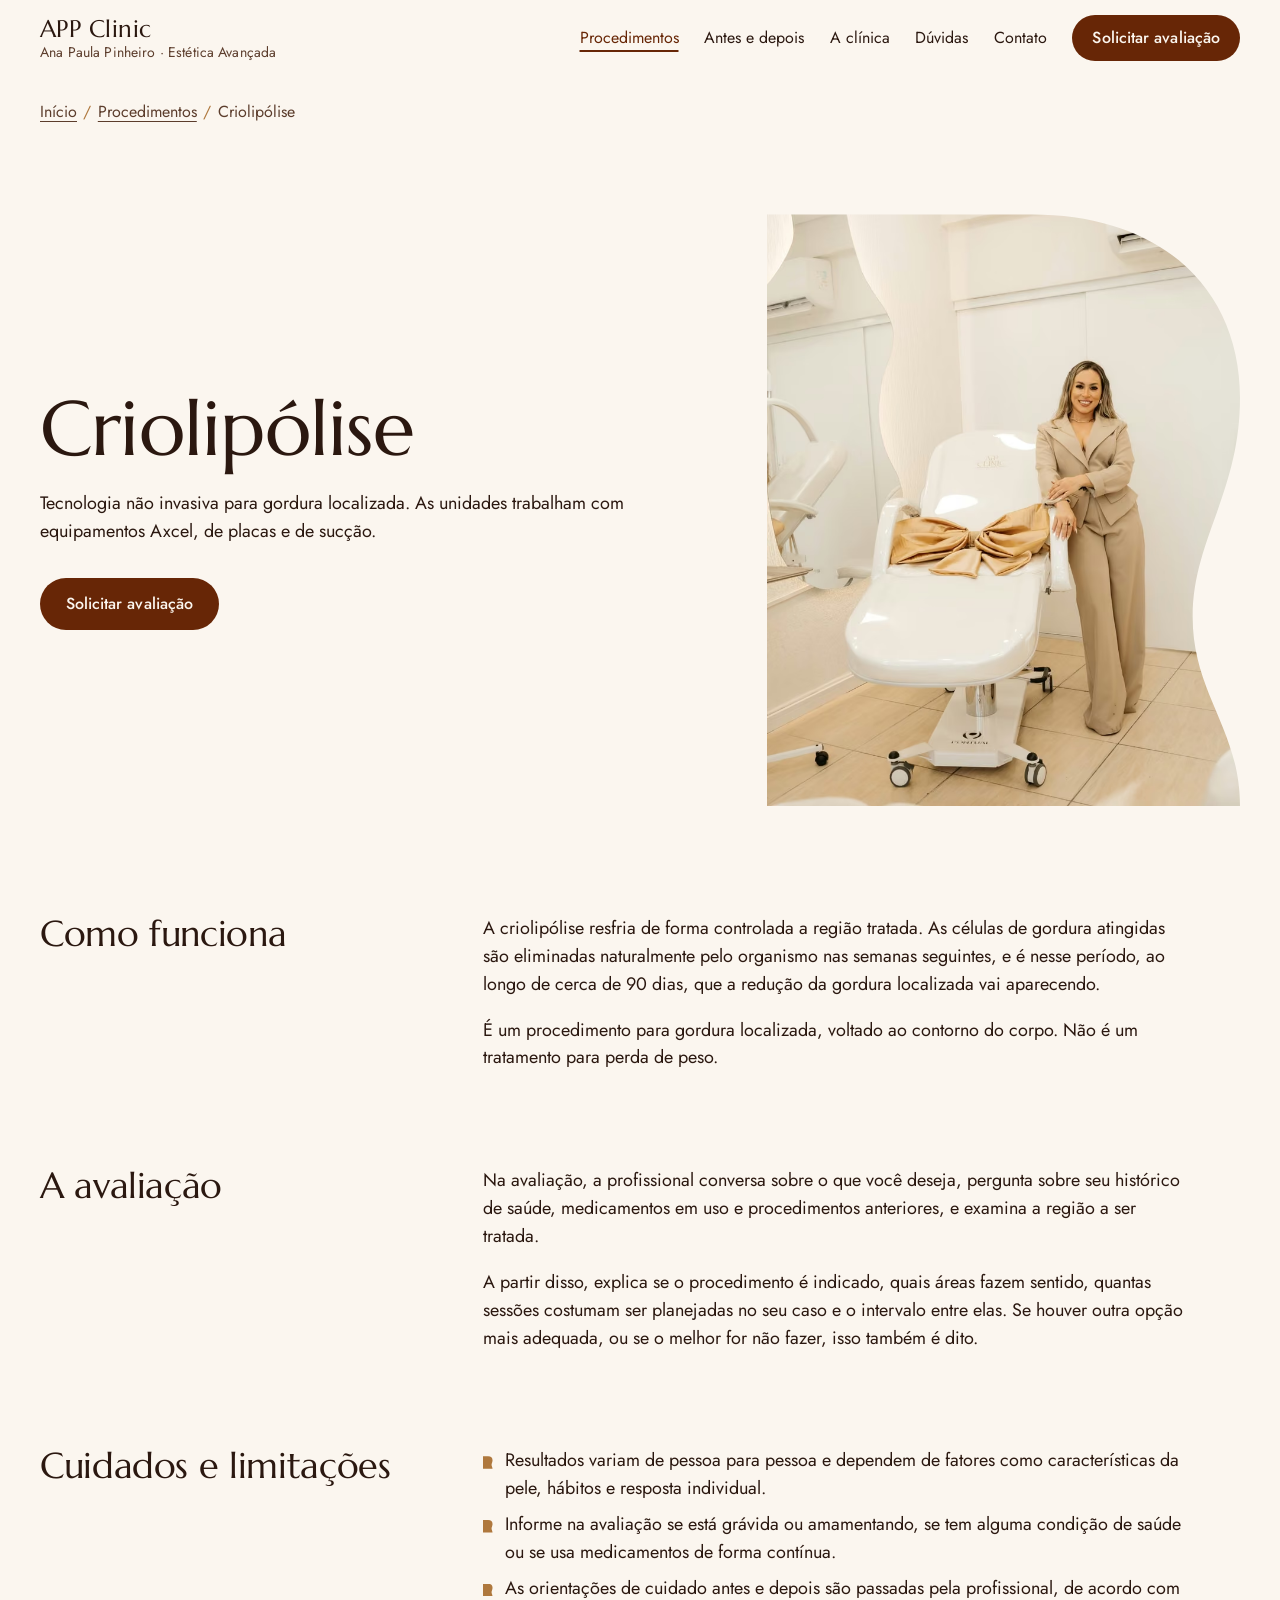
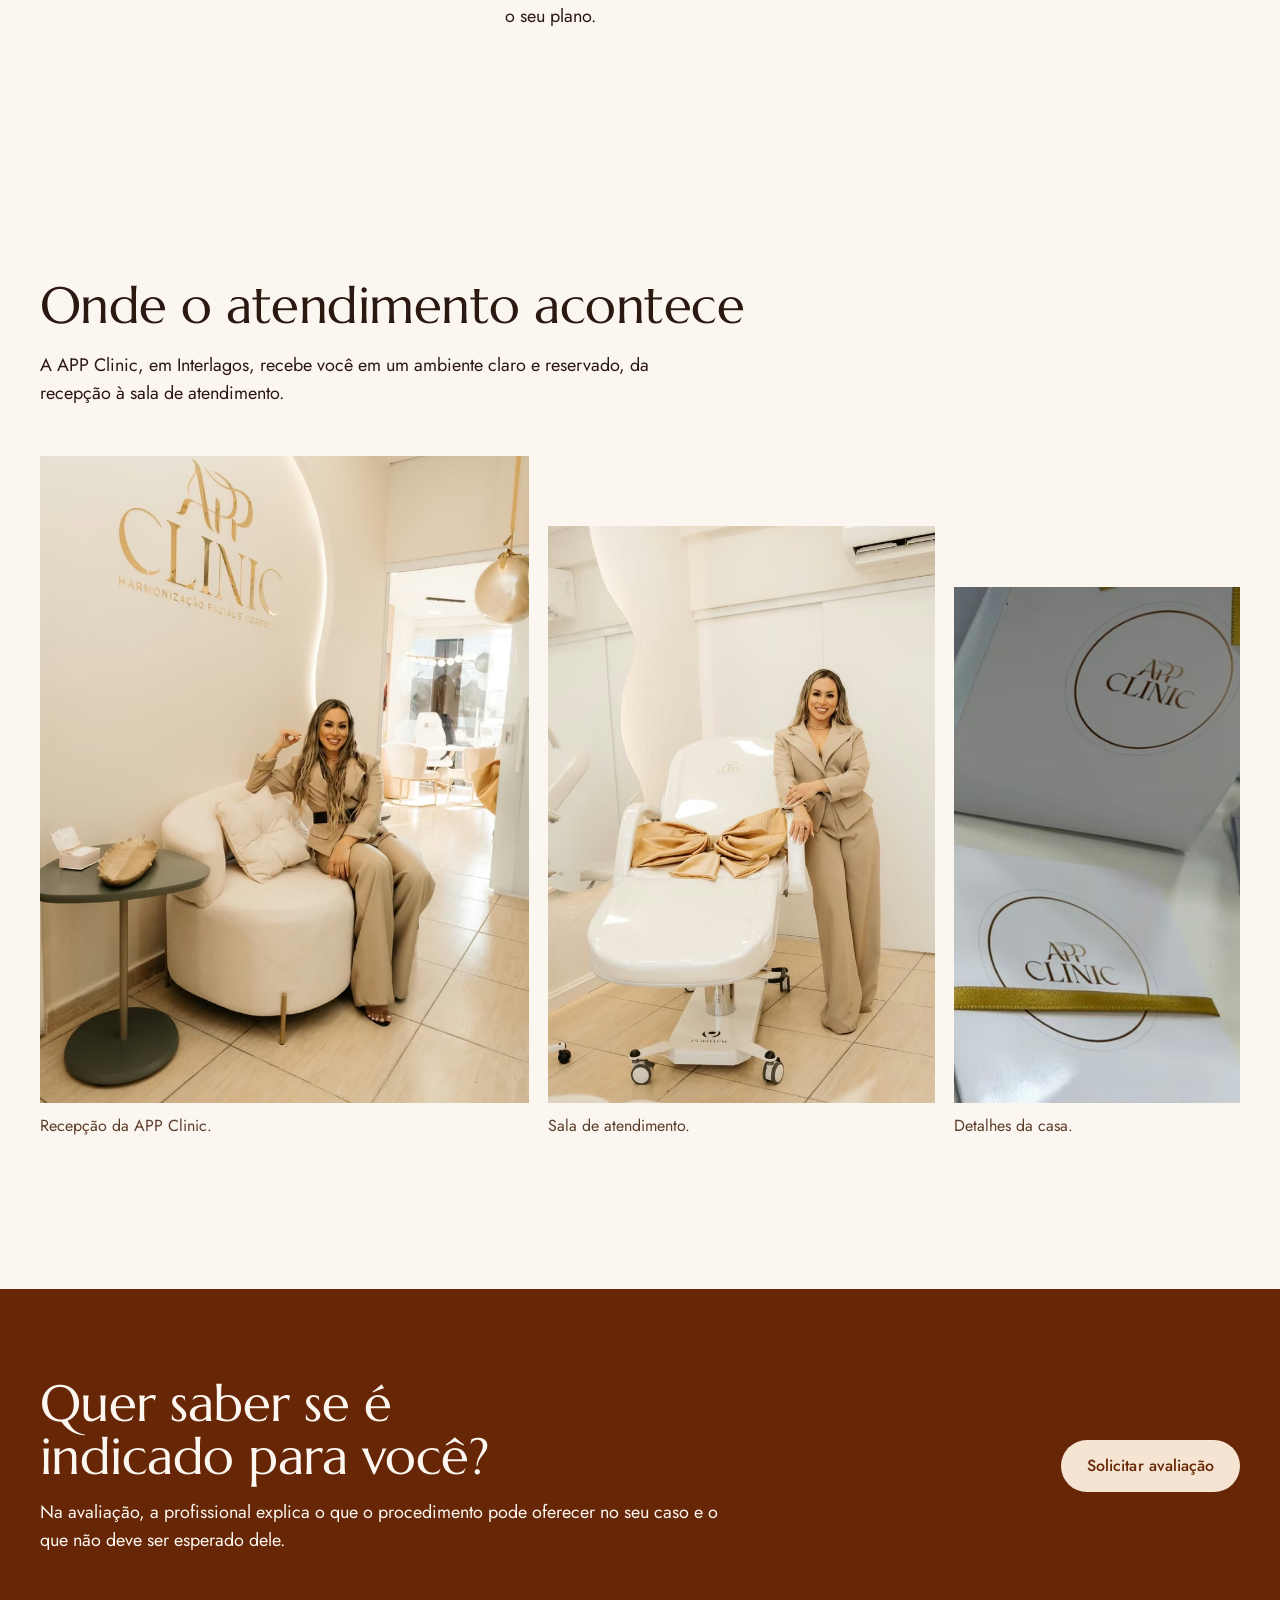
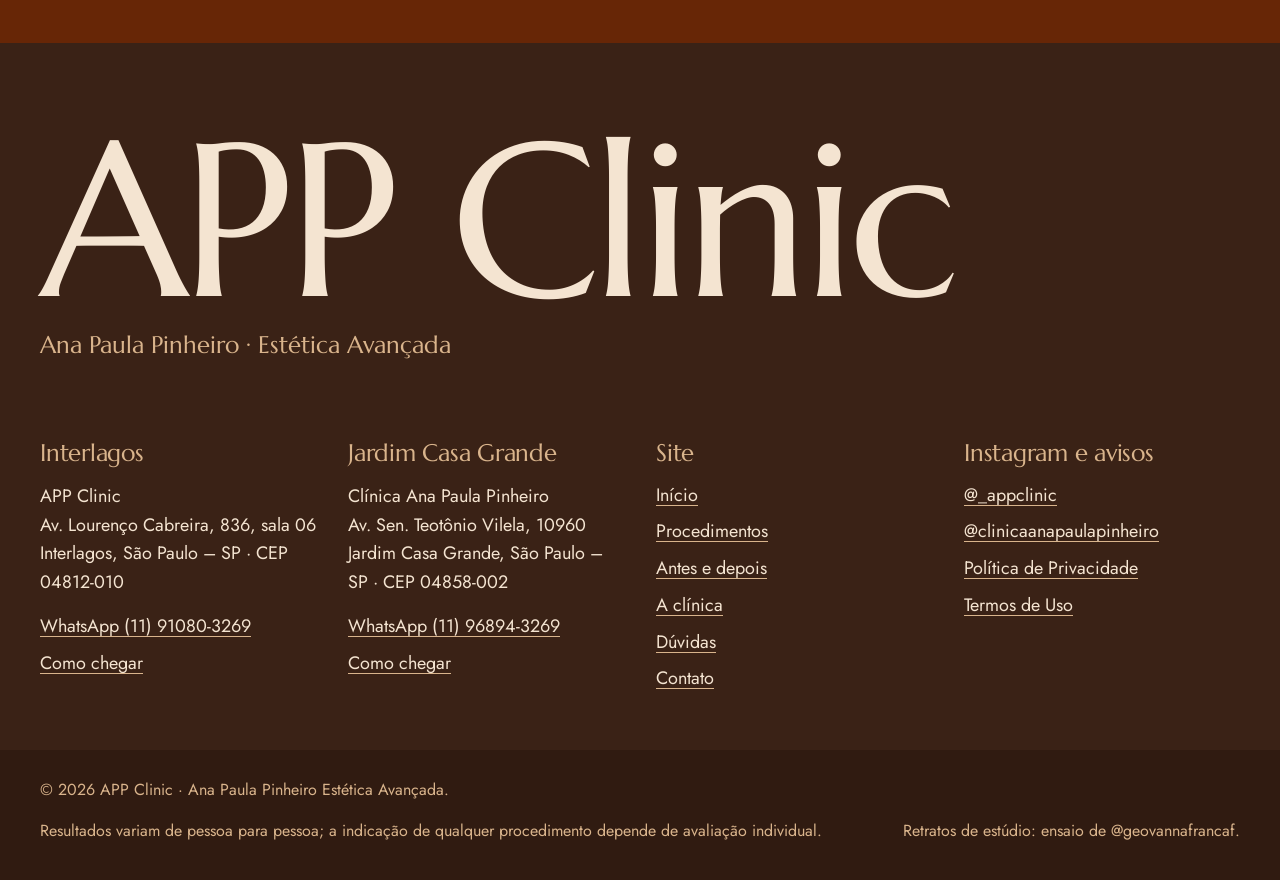
<file: procedimentos/criolipolise/index.html>
<!doctype html>
<html lang="pt-BR">
<head>
<meta charset="utf-8">
<meta name="viewport" content="width=device-width, initial-scale=1">
<title>Criolipólise | APP Clinic · Ana Paula Pinheiro</title>
<meta name="description" content="Criolipólise com equipamentos Axcel de placas e de sucção para gordura localizada. Saiba como funciona a avaliação.">

<link rel="canonical" href="https://dominio-a-definir.com.br/procedimentos/criolipolise/">
<meta property="og:type" content="website">
<meta property="og:locale" content="pt_BR">
<meta property="og:site_name" content="APP Clinic · Ana Paula Pinheiro Estética Avançada">
<meta property="og:title" content="Criolipólise | APP Clinic · Ana Paula Pinheiro">
<meta property="og:description" content="Criolipólise com equipamentos Axcel de placas e de sucção para gordura localizada. Saiba como funciona a avaliação.">
<meta property="og:url" content="https://dominio-a-definir.com.br/procedimentos/criolipolise/">
<meta property="og:image" content="https://dominio-a-definir.com.br/assets/images/capas/compartilhamento-app-clinic.jpg">
<meta property="og:image:width" content="1200"><meta property="og:image:height" content="630">
<meta name="twitter:card" content="summary_large_image">
<meta name="theme-color" content="#FBF6EF">
<link rel="icon" href="../../favicon.svg" type="image/svg+xml">
<link rel="icon" href="../../favicon.ico" sizes="32x32">
<link rel="apple-touch-icon" href="../../apple-touch-icon.png">
<link rel="manifest" href="../../site.webmanifest">
<link rel="preload" href="../../assets/fonts/marcellus-400.woff2" as="font" type="font/woff2" crossorigin>
<link rel="preload" href="../../assets/fonts/jost-var.woff2" as="font" type="font/woff2" crossorigin>
<link rel="stylesheet" href="../../assets/css/site.css?v=20261023">
<script>document.documentElement.classList.add('js')</script>

</head>
<body>
<svg class="formas" aria-hidden="true" focusable="false"><defs>
<clipPath id="parede" clipPathUnits="objectBoundingBox"><path d="M0,0 H0.56 C0.84,0 1,0.13 1,0.31 C1,0.47 0.9,0.55 0.9,0.68 C0.9,0.81 1,0.87 1,1 H0 Z"/></clipPath>
<clipPath id="parede-espelho" clipPathUnits="objectBoundingBox"><path d="M1,0 H0.44 C0.16,0 0,0.13 0,0.31 C0,0.47 0.1,0.55 0.1,0.68 C0.1,0.81 0,0.87 0,1 H1 Z"/></clipPath>
</defs></svg>
<a class="pular" href="#conteudo">Pular para o conteúdo</a>
<header class="topo">
  <div class="moldura topo__barra">
    <a class="marca" href="../../index.html" aria-label="APP Clinic, Ana Paula Pinheiro Estética Avançada: página inicial">
      <span class="marca__nome">APP Clinic</span>
      <span class="marca__assinatura">Ana Paula Pinheiro · Estética Avançada</span>
    </a>
    <button class="menu-abrir" type="button" aria-expanded="false" aria-controls="menu"><span class="barras" aria-hidden="true"><i></i><i></i></span><span class="texto">Menu</span></button>
    <nav aria-label="Principal">
      <ul class="menu" id="menu"><li><a href="../../procedimentos/index.html" aria-current=page>Procedimentos</a></li><li><a href="../../antes-e-depois/index.html">Antes e depois</a></li><li><a href="../../a-clinica/index.html">A clínica</a></li><li><a href="../../duvidas/index.html">Dúvidas</a></li><li><a href="../../contato/index.html">Contato</a></li><li><a class="botao" href="../../contato/index.html#agendar">Solicitar avaliação</a></li></ul>
    </nav>
  </div>
</header>
<main id="conteudo">
<nav class="trilha moldura" aria-label="Você está em"><ol><li><a href="../../index.html">Início</a></li><li><a href="../../procedimentos/index.html">Procedimentos</a></li><li aria-current="page">Criolipólise</li></ol></nav>
<div class="moldura cabeca-pagina cabeca-pagina--foto">
  <div><h1 class="surge">Criolipólise</h1><p class="surge" style="--i:1;margin-top:1.5rem">Tecnologia não invasiva para gordura localizada. As unidades trabalham com equipamentos Axcel, de placas e de sucção.</p>
  <p class="surge" style="--i:2;margin-top:2rem"><a class="botao" href="../../contato/index.html#agendar">Solicitar avaliação</a></p></div>
  <div class="cabeca-pagina__foto parede surge" style="--i:1"><picture><source type="image/avif" srcset="../../assets/images/clinica/sala-de-atendimento-480.avif 480w, ../../assets/images/clinica/sala-de-atendimento-800.avif 800w, ../../assets/images/clinica/sala-de-atendimento-1080.avif 1080w" sizes="(max-width: 860px) 86vw, 38vw"><source type="image/webp" srcset="../../assets/images/clinica/sala-de-atendimento-480.webp 480w, ../../assets/images/clinica/sala-de-atendimento-800.webp 800w, ../../assets/images/clinica/sala-de-atendimento-1080.webp 1080w" sizes="(max-width: 860px) 86vw, 38vw"><img class="" src="../../assets/images/clinica/sala-de-atendimento-800.jpg" srcset="../../assets/images/clinica/sala-de-atendimento-480.jpg 480w, ../../assets/images/clinica/sala-de-atendimento-800.jpg 800w, ../../assets/images/clinica/sala-de-atendimento-1080.jpg 1080w" sizes="(max-width: 860px) 86vw, 38vw" width="1080" height="1350" alt="Sala de atendimento da APP Clinic" loading="eager" fetchpriority="high" decoding="async"></picture></div>
</div>
<section class="moldura texto-longo" aria-labelledby="s-0">
  <h2 id="s-0" class="surge" style="font-size:2.25rem">Como funciona</h2>
  <div class="corpo surge" style="--i:1"><p>A criolipólise resfria de forma controlada a região tratada. As células de gordura atingidas são eliminadas naturalmente pelo organismo nas semanas seguintes, e é nesse período, ao longo de cerca de 90 dias, que a redução da gordura localizada vai aparecendo.</p><p>É um procedimento para gordura localizada, voltado ao contorno do corpo. Não é um tratamento para perda de peso.</p></div>
</section><section class="moldura texto-longo" aria-labelledby="s-1">
  <h2 id="s-1" class="surge" style="font-size:2.25rem">A avaliação</h2>
  <div class="corpo surge" style="--i:1"><p>Na avaliação, a profissional conversa sobre o que você deseja, pergunta sobre seu histórico de saúde, medicamentos em uso e procedimentos anteriores, e examina a região a ser tratada.</p>
<p>A partir disso, explica se o procedimento é indicado, quais áreas fazem sentido, quantas sessões costumam ser planejadas no seu caso e o intervalo entre elas. Se houver outra opção mais adequada, ou se o melhor for não fazer, isso também é dito.</p></div>
</section><section class="moldura texto-longo" aria-labelledby="s-2">
  <h2 id="s-2" class="surge" style="font-size:2.25rem">Cuidados e limitações</h2>
  <div class="corpo surge" style="--i:1"><ul><li>Resultados variam de pessoa para pessoa e dependem de fatores como características da pele, hábitos e resposta individual.</li>
<li>Informe na avaliação se está grávida ou amamentando, se tem alguma condição de saúde ou se usa medicamentos de forma contínua.</li>
<li>As orientações de cuidado antes e depois são passadas pela profissional, de acordo com o seu plano.</li></ul></div>
</section>
<section class="moldura secao" aria-labelledby="gal-t">
  <h2 id="gal-t" class="surge">Onde o atendimento acontece</h2>
  <p class="medida surge" style="--i:1;margin-top:1.25rem">A APP Clinic, em Interlagos, recebe você em um ambiente claro e reservado, da recepção à sala de atendimento.</p>
  <div class="galeria" style="margin-top:3rem">
    <figure class="g1 surge"><picture><source type="image/avif" srcset="../../assets/images/clinica/recepcao-app-clinic-480.avif 480w, ../../assets/images/clinica/recepcao-app-clinic-800.avif 800w, ../../assets/images/clinica/recepcao-app-clinic-1080.avif 1080w" sizes="(max-width: 860px) 92vw, 40vw"><source type="image/webp" srcset="../../assets/images/clinica/recepcao-app-clinic-480.webp 480w, ../../assets/images/clinica/recepcao-app-clinic-800.webp 800w, ../../assets/images/clinica/recepcao-app-clinic-1080.webp 1080w" sizes="(max-width: 860px) 92vw, 40vw"><img class="" src="../../assets/images/clinica/recepcao-app-clinic-800.jpg" srcset="../../assets/images/clinica/recepcao-app-clinic-480.jpg 480w, ../../assets/images/clinica/recepcao-app-clinic-800.jpg 800w, ../../assets/images/clinica/recepcao-app-clinic-1080.jpg 1080w" sizes="(max-width: 860px) 92vw, 40vw" width="1080" height="1350" alt="Recepção da APP Clinic com poltrona clara e o logotipo dourado na parede" loading="lazy" decoding="async"></picture><figcaption>Recepção da APP Clinic.</figcaption></figure>
    <figure class="g2 surge" style="--i:1"><picture><source type="image/avif" srcset="../../assets/images/clinica/sala-de-atendimento-480.avif 480w, ../../assets/images/clinica/sala-de-atendimento-800.avif 800w, ../../assets/images/clinica/sala-de-atendimento-1080.avif 1080w" sizes="(max-width: 860px) 55vw, 32vw"><source type="image/webp" srcset="../../assets/images/clinica/sala-de-atendimento-480.webp 480w, ../../assets/images/clinica/sala-de-atendimento-800.webp 800w, ../../assets/images/clinica/sala-de-atendimento-1080.webp 1080w" sizes="(max-width: 860px) 55vw, 32vw"><img class="" src="../../assets/images/clinica/sala-de-atendimento-800.jpg" srcset="../../assets/images/clinica/sala-de-atendimento-480.jpg 480w, ../../assets/images/clinica/sala-de-atendimento-800.jpg 800w, ../../assets/images/clinica/sala-de-atendimento-1080.jpg 1080w" sizes="(max-width: 860px) 55vw, 32vw" width="1080" height="1350" alt="Sala de atendimento com maca branca e laço dourado da inauguração" loading="lazy" decoding="async"></picture><figcaption>Sala de atendimento.</figcaption></figure>
    <figure class="g3 surge" style="--i:2"><picture><source type="image/avif" srcset="../../assets/images/clinica/embalagem-app-clinic-480.avif 480w, ../../assets/images/clinica/embalagem-app-clinic-800.avif 800w, ../../assets/images/clinica/embalagem-app-clinic-1080.avif 1080w" sizes="(max-width: 860px) 38vw, 24vw"><source type="image/webp" srcset="../../assets/images/clinica/embalagem-app-clinic-480.webp 480w, ../../assets/images/clinica/embalagem-app-clinic-800.webp 800w, ../../assets/images/clinica/embalagem-app-clinic-1080.webp 1080w" sizes="(max-width: 860px) 38vw, 24vw"><img class="" src="../../assets/images/clinica/embalagem-app-clinic-800.jpg" srcset="../../assets/images/clinica/embalagem-app-clinic-480.jpg 480w, ../../assets/images/clinica/embalagem-app-clinic-800.jpg 800w, ../../assets/images/clinica/embalagem-app-clinic-1080.jpg 1080w" sizes="(max-width: 860px) 38vw, 24vw" width="1080" height="1349" alt="Embalagens com o logotipo da APP Clinic" loading="lazy" decoding="async"></picture><figcaption>Detalhes da casa.</figcaption></figure>
  </div>
</section>
<section class="chamada secao-chamada fim-cheio" aria-labelledby="chamada-t" style="margin-top:var(--secao)">
  <div class="moldura chamada__grade">
    <div><h2 id="chamada-t">Quer saber se é indicado para você?</h2><p>Na avaliação, a profissional explica o que o procedimento pode oferecer no seu caso e o que não deve ser esperado dele.</p></div>
    <div class="chamada__acoes"><a class="botao botao--claro" href="../../contato/index.html#agendar">Solicitar avaliação</a></div>
  </div>
</section>
</main>
<footer class="rodape">
  <div class="moldura">
    <p class="rodape__nome" aria-hidden="true">APP Clinic</p>
    <p class="rodape__assinatura">Ana Paula Pinheiro · Estética Avançada</p>
    <div class="rodape__grade">
      <section aria-labelledby="r-u1"><h2 id="r-u1">Interlagos</h2>
        <address>APP Clinic<br>Av. Lourenço Cabreira, 836, sala 06<br>Interlagos, São Paulo – SP · CEP 04812-010</address>
        <ul style="margin-top:1rem"><li><a href="https://wa.me/5511910803269" rel="noopener" target="_blank">WhatsApp (11) 91080-3269</a></li><li><a href="https://www.google.com/maps/dir/?api=1&destination=-23.7146357,-46.68973" rel="noopener" target="_blank">Como chegar</a></li></ul>
      </section>
      <section aria-labelledby="r-u2"><h2 id="r-u2">Jardim Casa Grande</h2>
        <address>Clínica Ana Paula Pinheiro<br>Av. Sen. Teotônio Vilela, 10960<br>Jardim Casa Grande, São Paulo – SP · CEP 04858-002</address>
        <ul style="margin-top:1rem"><li><a href="https://wa.me/5511968943269" rel="noopener" target="_blank">WhatsApp (11) 96894-3269</a></li><li><a href="https://www.google.com/maps/dir/?api=1&destination=-23.7697508,-46.7182875" rel="noopener" target="_blank">Como chegar</a></li></ul>
      </section>
      <nav aria-labelledby="r-nav"><h2 id="r-nav">Site</h2><ul>
        <li><a href="../../index.html">Início</a></li>
        <li><a href="../../procedimentos/index.html">Procedimentos</a></li><li><a href="../../antes-e-depois/index.html">Antes e depois</a></li><li><a href="../../a-clinica/index.html">A clínica</a></li><li><a href="../../duvidas/index.html">Dúvidas</a></li><li><a href="../../contato/index.html">Contato</a></li>
      </ul></nav>
      <section aria-labelledby="r-redes"><h2 id="r-redes">Instagram e avisos</h2><ul>
        <li><a href="https://www.instagram.com/_appclinic/" rel="noopener" target="_blank">@_appclinic</a></li>
        <li><a href="https://www.instagram.com/clinicaanapaulapinheiro/" rel="noopener" target="_blank">@clinicaanapaulapinheiro</a></li>
        <li><a href="../../privacidade/index.html">Política de Privacidade</a></li>
        <li><a href="../../termos/index.html">Termos de Uso</a></li>
      </ul></section>
    </div>
  </div>
  <div class="rodape__faixa"><div class="moldura rodape__base">
    <p>© 2026 APP Clinic · Ana Paula Pinheiro Estética Avançada.</p>
    <p>Resultados variam de pessoa para pessoa; a indicação de qualquer procedimento depende de avaliação individual.</p>
    <p>Retratos de estúdio: ensaio de @geovannafrancaf.</p>
  </div></div>
</footer>
<script src="../../assets/js/site.js?v=20261023" defer></script>
</body>
</html>
</file>
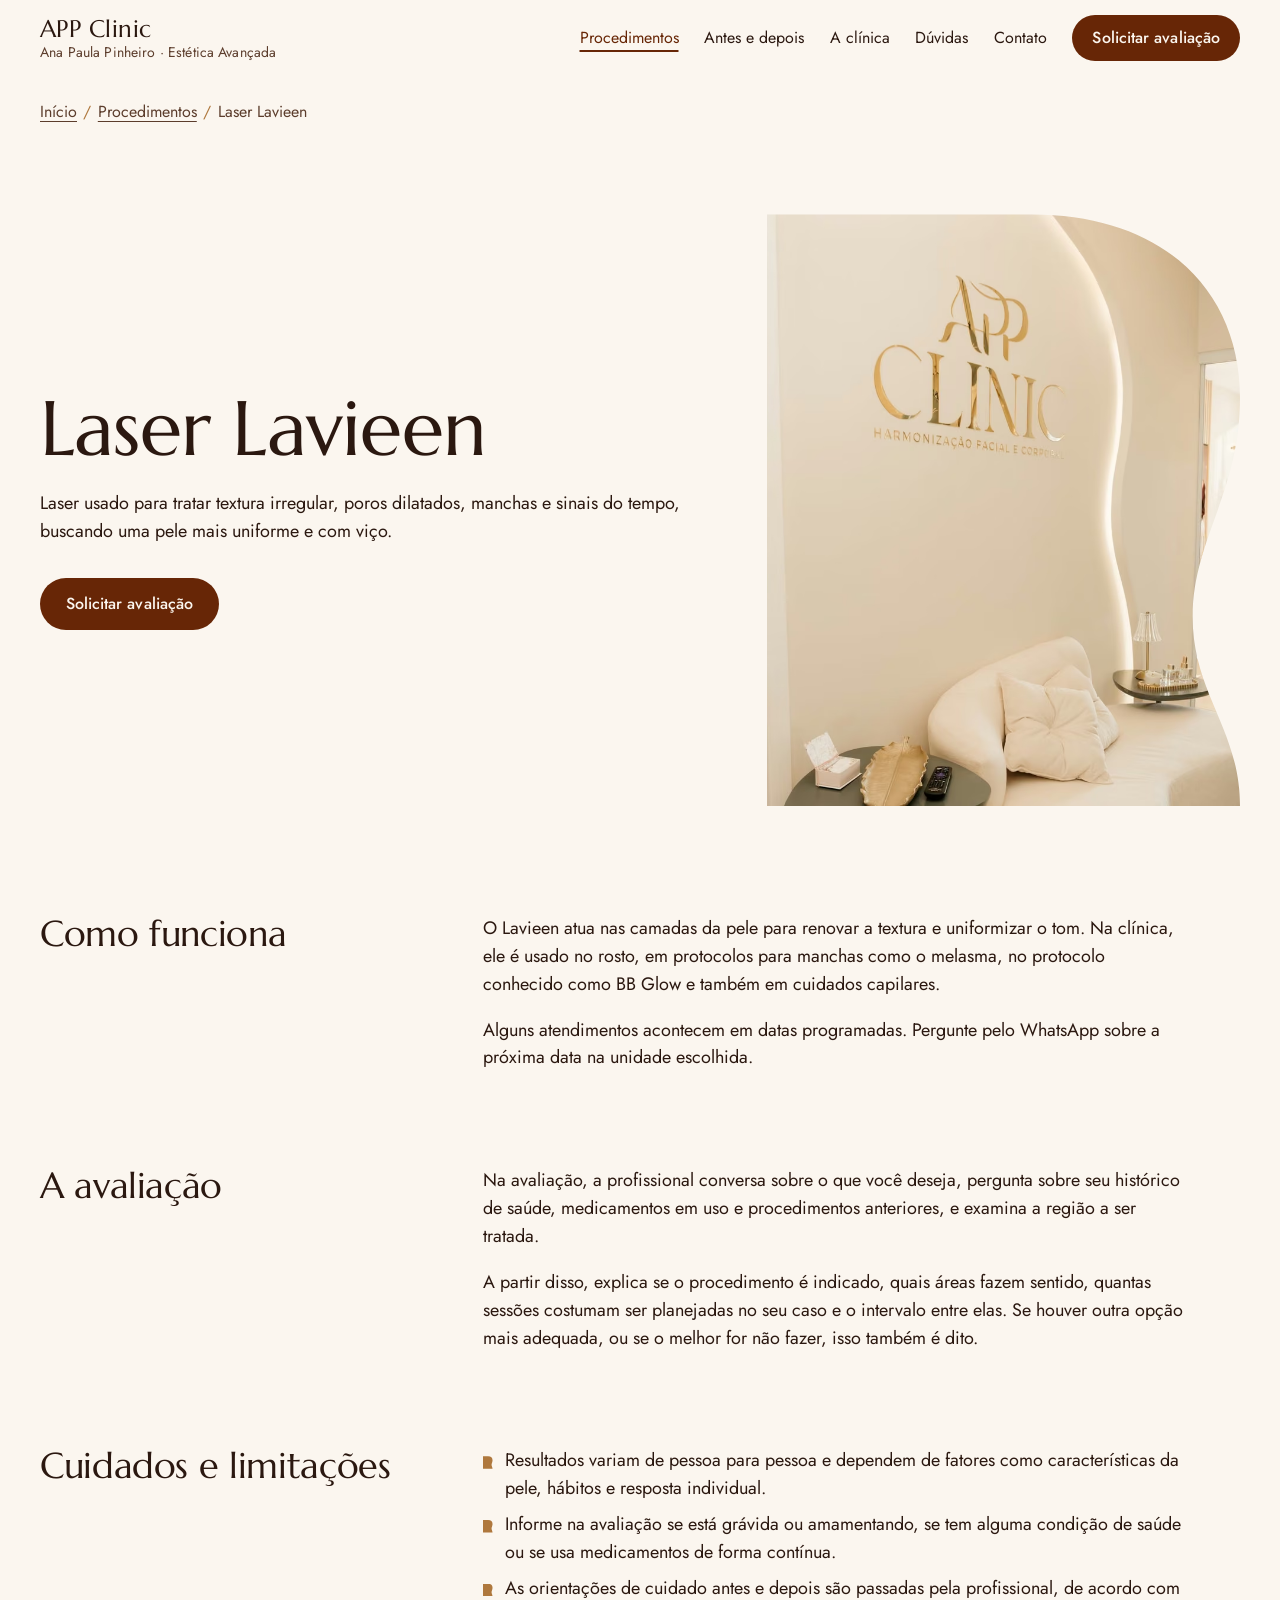
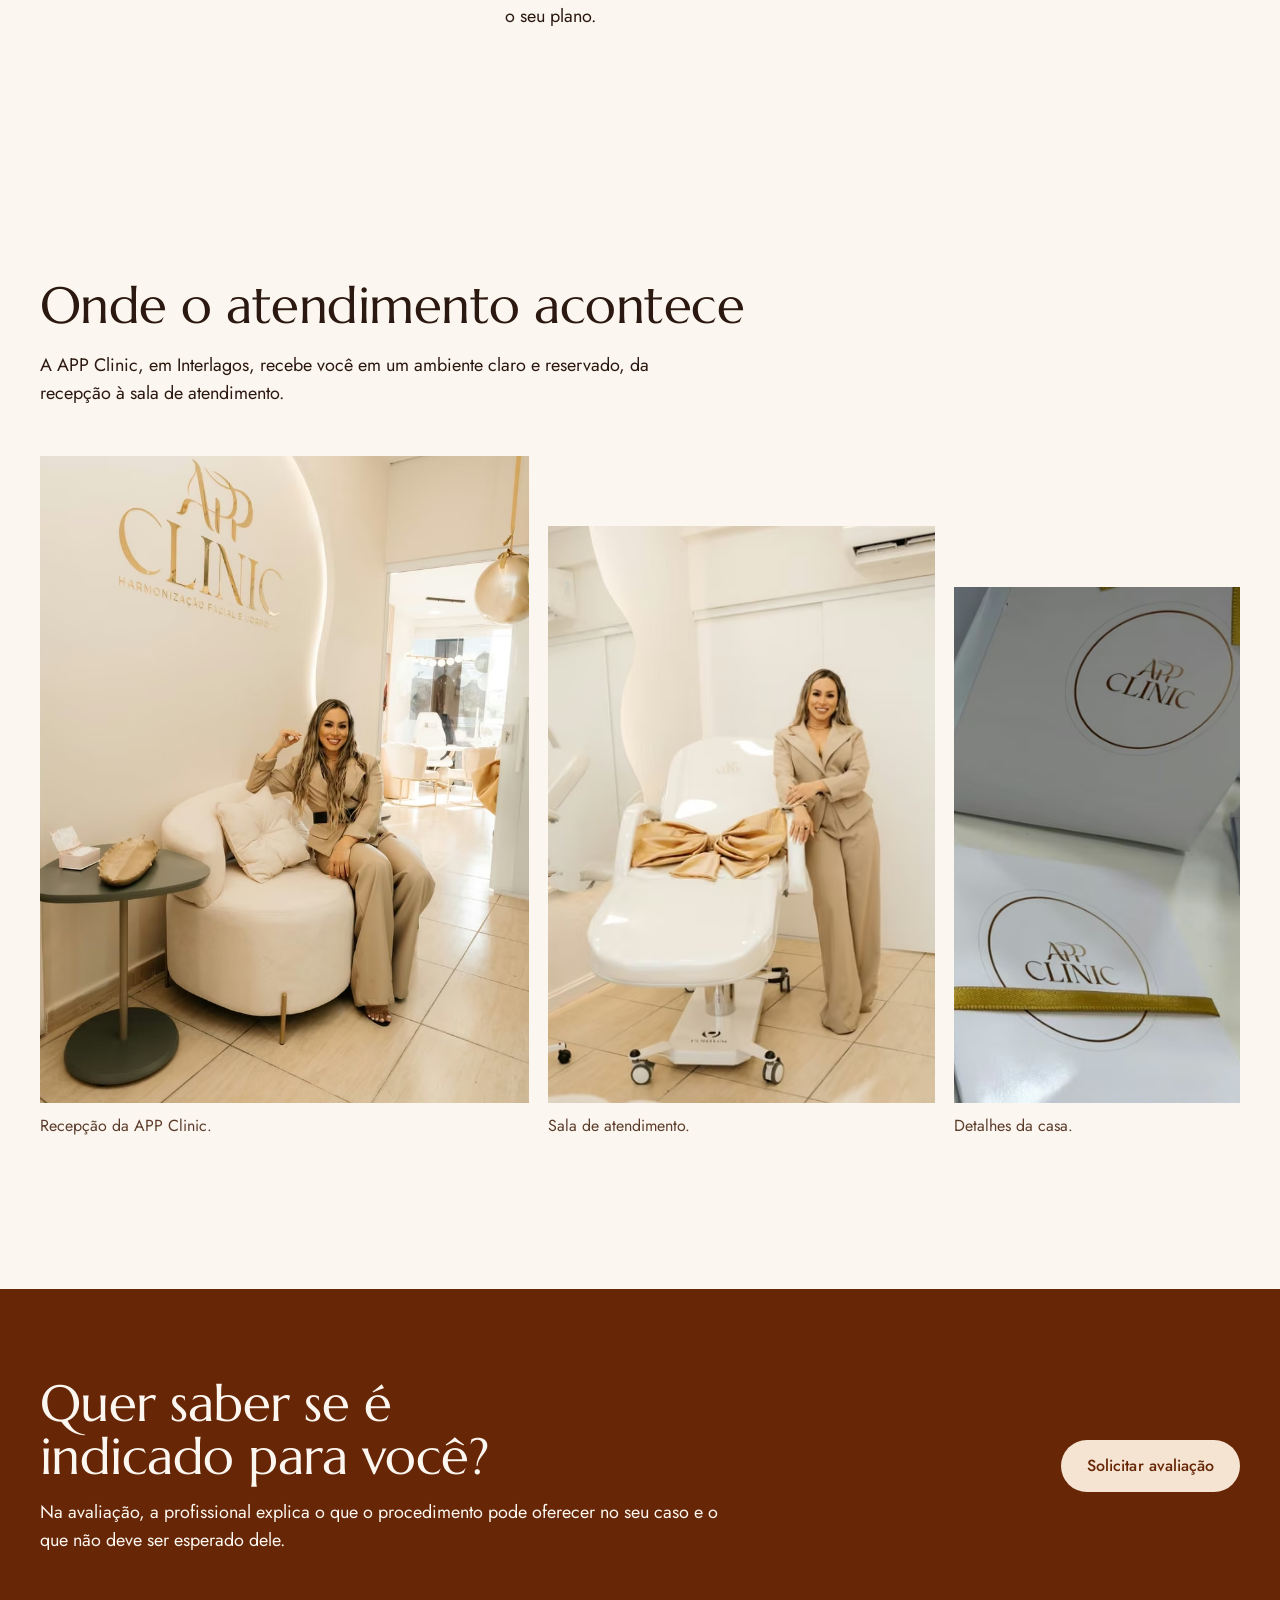
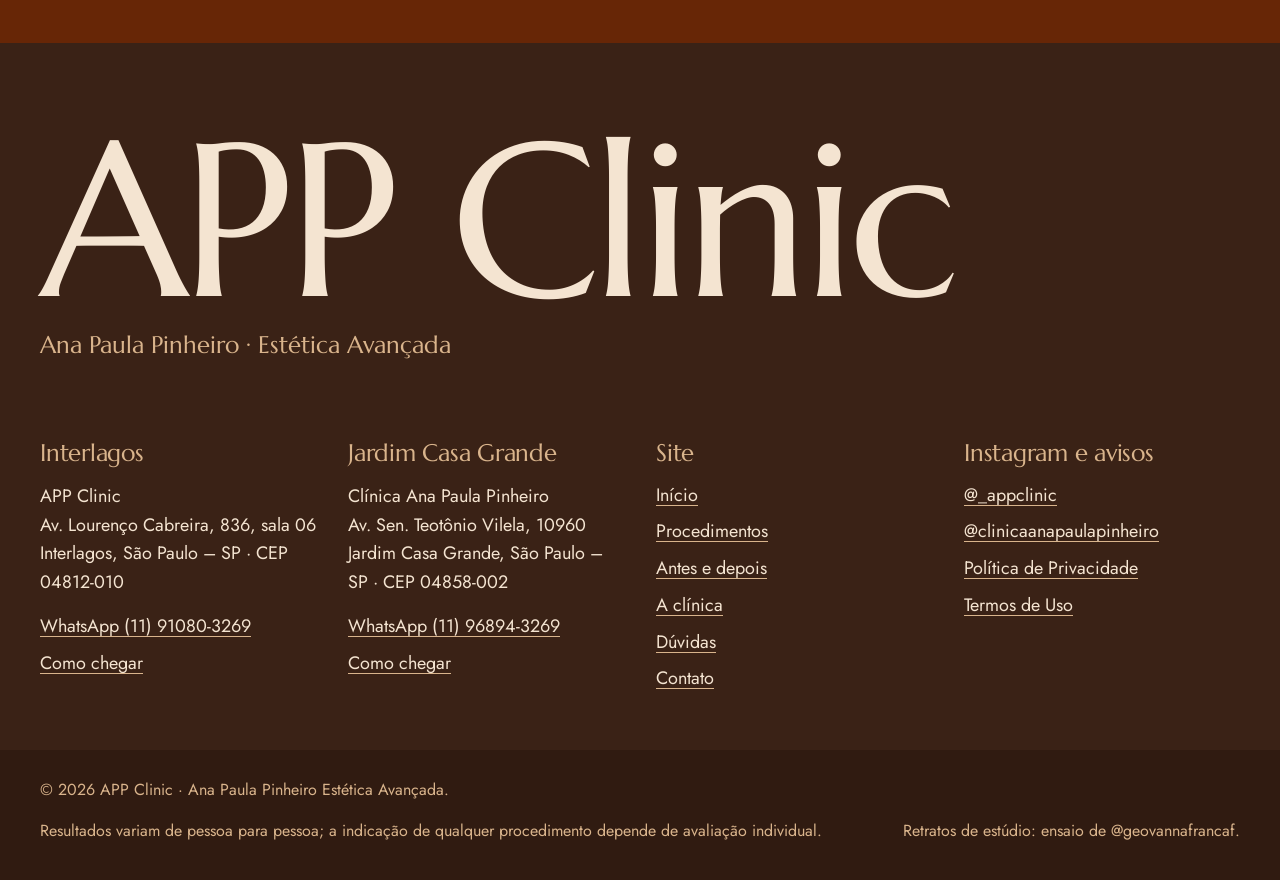
<file: procedimentos/laser-lavieen/index.html>
<!doctype html>
<html lang="pt-BR">
<head>
<meta charset="utf-8">
<meta name="viewport" content="width=device-width, initial-scale=1">
<title>Laser Lavieen | APP Clinic · Ana Paula Pinheiro</title>
<meta name="description" content="Laser Lavieen para textura, poros, manchas e viço da pele, inclusive no protocolo BB Glow. Saiba como funciona a avaliação.">

<link rel="canonical" href="https://dominio-a-definir.com.br/procedimentos/laser-lavieen/">
<meta property="og:type" content="website">
<meta property="og:locale" content="pt_BR">
<meta property="og:site_name" content="APP Clinic · Ana Paula Pinheiro Estética Avançada">
<meta property="og:title" content="Laser Lavieen | APP Clinic · Ana Paula Pinheiro">
<meta property="og:description" content="Laser Lavieen para textura, poros, manchas e viço da pele, inclusive no protocolo BB Glow. Saiba como funciona a avaliação.">
<meta property="og:url" content="https://dominio-a-definir.com.br/procedimentos/laser-lavieen/">
<meta property="og:image" content="https://dominio-a-definir.com.br/assets/images/capas/compartilhamento-app-clinic.jpg">
<meta property="og:image:width" content="1200"><meta property="og:image:height" content="630">
<meta name="twitter:card" content="summary_large_image">
<meta name="theme-color" content="#FBF6EF">
<link rel="icon" href="../../favicon.svg" type="image/svg+xml">
<link rel="icon" href="../../favicon.ico" sizes="32x32">
<link rel="apple-touch-icon" href="../../apple-touch-icon.png">
<link rel="manifest" href="../../site.webmanifest">
<link rel="preload" href="../../assets/fonts/marcellus-400.woff2" as="font" type="font/woff2" crossorigin>
<link rel="preload" href="../../assets/fonts/jost-var.woff2" as="font" type="font/woff2" crossorigin>
<link rel="stylesheet" href="../../assets/css/site.css?v=20261023">
<script>document.documentElement.classList.add('js')</script>

</head>
<body>
<svg class="formas" aria-hidden="true" focusable="false"><defs>
<clipPath id="parede" clipPathUnits="objectBoundingBox"><path d="M0,0 H0.56 C0.84,0 1,0.13 1,0.31 C1,0.47 0.9,0.55 0.9,0.68 C0.9,0.81 1,0.87 1,1 H0 Z"/></clipPath>
<clipPath id="parede-espelho" clipPathUnits="objectBoundingBox"><path d="M1,0 H0.44 C0.16,0 0,0.13 0,0.31 C0,0.47 0.1,0.55 0.1,0.68 C0.1,0.81 0,0.87 0,1 H1 Z"/></clipPath>
</defs></svg>
<a class="pular" href="#conteudo">Pular para o conteúdo</a>
<header class="topo">
  <div class="moldura topo__barra">
    <a class="marca" href="../../index.html" aria-label="APP Clinic, Ana Paula Pinheiro Estética Avançada: página inicial">
      <span class="marca__nome">APP Clinic</span>
      <span class="marca__assinatura">Ana Paula Pinheiro · Estética Avançada</span>
    </a>
    <button class="menu-abrir" type="button" aria-expanded="false" aria-controls="menu"><span class="barras" aria-hidden="true"><i></i><i></i></span><span class="texto">Menu</span></button>
    <nav aria-label="Principal">
      <ul class="menu" id="menu"><li><a href="../../procedimentos/index.html" aria-current=page>Procedimentos</a></li><li><a href="../../antes-e-depois/index.html">Antes e depois</a></li><li><a href="../../a-clinica/index.html">A clínica</a></li><li><a href="../../duvidas/index.html">Dúvidas</a></li><li><a href="../../contato/index.html">Contato</a></li><li><a class="botao" href="../../contato/index.html#agendar">Solicitar avaliação</a></li></ul>
    </nav>
  </div>
</header>
<main id="conteudo">
<nav class="trilha moldura" aria-label="Você está em"><ol><li><a href="../../index.html">Início</a></li><li><a href="../../procedimentos/index.html">Procedimentos</a></li><li aria-current="page">Laser Lavieen</li></ol></nav>
<div class="moldura cabeca-pagina cabeca-pagina--foto">
  <div><h1 class="surge">Laser Lavieen</h1><p class="surge" style="--i:1;margin-top:1.5rem">Laser usado para tratar textura irregular, poros dilatados, manchas e sinais do tempo, buscando uma pele mais uniforme e com viço.</p>
  <p class="surge" style="--i:2;margin-top:2rem"><a class="botao" href="../../contato/index.html#agendar">Solicitar avaliação</a></p></div>
  <div class="cabeca-pagina__foto parede surge" style="--i:1"><picture><source type="image/avif" srcset="../../assets/images/clinica/parede-logotipo-app-clinic-480.avif 480w, ../../assets/images/clinica/parede-logotipo-app-clinic-800.avif 800w, ../../assets/images/clinica/parede-logotipo-app-clinic-1080.avif 1080w" sizes="(max-width: 860px) 86vw, 38vw"><source type="image/webp" srcset="../../assets/images/clinica/parede-logotipo-app-clinic-480.webp 480w, ../../assets/images/clinica/parede-logotipo-app-clinic-800.webp 800w, ../../assets/images/clinica/parede-logotipo-app-clinic-1080.webp 1080w" sizes="(max-width: 860px) 86vw, 38vw"><img class="" src="../../assets/images/clinica/parede-logotipo-app-clinic-800.jpg" srcset="../../assets/images/clinica/parede-logotipo-app-clinic-480.jpg 480w, ../../assets/images/clinica/parede-logotipo-app-clinic-800.jpg 800w, ../../assets/images/clinica/parede-logotipo-app-clinic-1080.jpg 1080w" sizes="(max-width: 860px) 86vw, 38vw" width="1080" height="1350" alt="Parede curva da recepção da APP Clinic" loading="eager" fetchpriority="high" decoding="async"></picture></div>
</div>
<section class="moldura texto-longo" aria-labelledby="s-0">
  <h2 id="s-0" class="surge" style="font-size:2.25rem">Como funciona</h2>
  <div class="corpo surge" style="--i:1"><p>O Lavieen atua nas camadas da pele para renovar a textura e uniformizar o tom. Na clínica, ele é usado no rosto, em protocolos para manchas como o melasma, no protocolo conhecido como BB Glow e também em cuidados capilares.</p><p>Alguns atendimentos acontecem em datas programadas. Pergunte pelo WhatsApp sobre a próxima data na unidade escolhida.</p></div>
</section><section class="moldura texto-longo" aria-labelledby="s-1">
  <h2 id="s-1" class="surge" style="font-size:2.25rem">A avaliação</h2>
  <div class="corpo surge" style="--i:1"><p>Na avaliação, a profissional conversa sobre o que você deseja, pergunta sobre seu histórico de saúde, medicamentos em uso e procedimentos anteriores, e examina a região a ser tratada.</p>
<p>A partir disso, explica se o procedimento é indicado, quais áreas fazem sentido, quantas sessões costumam ser planejadas no seu caso e o intervalo entre elas. Se houver outra opção mais adequada, ou se o melhor for não fazer, isso também é dito.</p></div>
</section><section class="moldura texto-longo" aria-labelledby="s-2">
  <h2 id="s-2" class="surge" style="font-size:2.25rem">Cuidados e limitações</h2>
  <div class="corpo surge" style="--i:1"><ul><li>Resultados variam de pessoa para pessoa e dependem de fatores como características da pele, hábitos e resposta individual.</li>
<li>Informe na avaliação se está grávida ou amamentando, se tem alguma condição de saúde ou se usa medicamentos de forma contínua.</li>
<li>As orientações de cuidado antes e depois são passadas pela profissional, de acordo com o seu plano.</li></ul></div>
</section>
<section class="moldura secao" aria-labelledby="gal-t">
  <h2 id="gal-t" class="surge">Onde o atendimento acontece</h2>
  <p class="medida surge" style="--i:1;margin-top:1.25rem">A APP Clinic, em Interlagos, recebe você em um ambiente claro e reservado, da recepção à sala de atendimento.</p>
  <div class="galeria" style="margin-top:3rem">
    <figure class="g1 surge"><picture><source type="image/avif" srcset="../../assets/images/clinica/recepcao-app-clinic-480.avif 480w, ../../assets/images/clinica/recepcao-app-clinic-800.avif 800w, ../../assets/images/clinica/recepcao-app-clinic-1080.avif 1080w" sizes="(max-width: 860px) 92vw, 40vw"><source type="image/webp" srcset="../../assets/images/clinica/recepcao-app-clinic-480.webp 480w, ../../assets/images/clinica/recepcao-app-clinic-800.webp 800w, ../../assets/images/clinica/recepcao-app-clinic-1080.webp 1080w" sizes="(max-width: 860px) 92vw, 40vw"><img class="" src="../../assets/images/clinica/recepcao-app-clinic-800.jpg" srcset="../../assets/images/clinica/recepcao-app-clinic-480.jpg 480w, ../../assets/images/clinica/recepcao-app-clinic-800.jpg 800w, ../../assets/images/clinica/recepcao-app-clinic-1080.jpg 1080w" sizes="(max-width: 860px) 92vw, 40vw" width="1080" height="1350" alt="Recepção da APP Clinic com poltrona clara e o logotipo dourado na parede" loading="lazy" decoding="async"></picture><figcaption>Recepção da APP Clinic.</figcaption></figure>
    <figure class="g2 surge" style="--i:1"><picture><source type="image/avif" srcset="../../assets/images/clinica/sala-de-atendimento-480.avif 480w, ../../assets/images/clinica/sala-de-atendimento-800.avif 800w, ../../assets/images/clinica/sala-de-atendimento-1080.avif 1080w" sizes="(max-width: 860px) 55vw, 32vw"><source type="image/webp" srcset="../../assets/images/clinica/sala-de-atendimento-480.webp 480w, ../../assets/images/clinica/sala-de-atendimento-800.webp 800w, ../../assets/images/clinica/sala-de-atendimento-1080.webp 1080w" sizes="(max-width: 860px) 55vw, 32vw"><img class="" src="../../assets/images/clinica/sala-de-atendimento-800.jpg" srcset="../../assets/images/clinica/sala-de-atendimento-480.jpg 480w, ../../assets/images/clinica/sala-de-atendimento-800.jpg 800w, ../../assets/images/clinica/sala-de-atendimento-1080.jpg 1080w" sizes="(max-width: 860px) 55vw, 32vw" width="1080" height="1350" alt="Sala de atendimento com maca branca e laço dourado da inauguração" loading="lazy" decoding="async"></picture><figcaption>Sala de atendimento.</figcaption></figure>
    <figure class="g3 surge" style="--i:2"><picture><source type="image/avif" srcset="../../assets/images/clinica/embalagem-app-clinic-480.avif 480w, ../../assets/images/clinica/embalagem-app-clinic-800.avif 800w, ../../assets/images/clinica/embalagem-app-clinic-1080.avif 1080w" sizes="(max-width: 860px) 38vw, 24vw"><source type="image/webp" srcset="../../assets/images/clinica/embalagem-app-clinic-480.webp 480w, ../../assets/images/clinica/embalagem-app-clinic-800.webp 800w, ../../assets/images/clinica/embalagem-app-clinic-1080.webp 1080w" sizes="(max-width: 860px) 38vw, 24vw"><img class="" src="../../assets/images/clinica/embalagem-app-clinic-800.jpg" srcset="../../assets/images/clinica/embalagem-app-clinic-480.jpg 480w, ../../assets/images/clinica/embalagem-app-clinic-800.jpg 800w, ../../assets/images/clinica/embalagem-app-clinic-1080.jpg 1080w" sizes="(max-width: 860px) 38vw, 24vw" width="1080" height="1349" alt="Embalagens com o logotipo da APP Clinic" loading="lazy" decoding="async"></picture><figcaption>Detalhes da casa.</figcaption></figure>
  </div>
</section>
<section class="chamada secao-chamada fim-cheio" aria-labelledby="chamada-t" style="margin-top:var(--secao)">
  <div class="moldura chamada__grade">
    <div><h2 id="chamada-t">Quer saber se é indicado para você?</h2><p>Na avaliação, a profissional explica o que o procedimento pode oferecer no seu caso e o que não deve ser esperado dele.</p></div>
    <div class="chamada__acoes"><a class="botao botao--claro" href="../../contato/index.html#agendar">Solicitar avaliação</a></div>
  </div>
</section>
</main>
<footer class="rodape">
  <div class="moldura">
    <p class="rodape__nome" aria-hidden="true">APP Clinic</p>
    <p class="rodape__assinatura">Ana Paula Pinheiro · Estética Avançada</p>
    <div class="rodape__grade">
      <section aria-labelledby="r-u1"><h2 id="r-u1">Interlagos</h2>
        <address>APP Clinic<br>Av. Lourenço Cabreira, 836, sala 06<br>Interlagos, São Paulo – SP · CEP 04812-010</address>
        <ul style="margin-top:1rem"><li><a href="https://wa.me/5511910803269" rel="noopener" target="_blank">WhatsApp (11) 91080-3269</a></li><li><a href="https://www.google.com/maps/dir/?api=1&destination=-23.7146357,-46.68973" rel="noopener" target="_blank">Como chegar</a></li></ul>
      </section>
      <section aria-labelledby="r-u2"><h2 id="r-u2">Jardim Casa Grande</h2>
        <address>Clínica Ana Paula Pinheiro<br>Av. Sen. Teotônio Vilela, 10960<br>Jardim Casa Grande, São Paulo – SP · CEP 04858-002</address>
        <ul style="margin-top:1rem"><li><a href="https://wa.me/5511968943269" rel="noopener" target="_blank">WhatsApp (11) 96894-3269</a></li><li><a href="https://www.google.com/maps/dir/?api=1&destination=-23.7697508,-46.7182875" rel="noopener" target="_blank">Como chegar</a></li></ul>
      </section>
      <nav aria-labelledby="r-nav"><h2 id="r-nav">Site</h2><ul>
        <li><a href="../../index.html">Início</a></li>
        <li><a href="../../procedimentos/index.html">Procedimentos</a></li><li><a href="../../antes-e-depois/index.html">Antes e depois</a></li><li><a href="../../a-clinica/index.html">A clínica</a></li><li><a href="../../duvidas/index.html">Dúvidas</a></li><li><a href="../../contato/index.html">Contato</a></li>
      </ul></nav>
      <section aria-labelledby="r-redes"><h2 id="r-redes">Instagram e avisos</h2><ul>
        <li><a href="https://www.instagram.com/_appclinic/" rel="noopener" target="_blank">@_appclinic</a></li>
        <li><a href="https://www.instagram.com/clinicaanapaulapinheiro/" rel="noopener" target="_blank">@clinicaanapaulapinheiro</a></li>
        <li><a href="../../privacidade/index.html">Política de Privacidade</a></li>
        <li><a href="../../termos/index.html">Termos de Uso</a></li>
      </ul></section>
    </div>
  </div>
  <div class="rodape__faixa"><div class="moldura rodape__base">
    <p>© 2026 APP Clinic · Ana Paula Pinheiro Estética Avançada.</p>
    <p>Resultados variam de pessoa para pessoa; a indicação de qualquer procedimento depende de avaliação individual.</p>
    <p>Retratos de estúdio: ensaio de @geovannafrancaf.</p>
  </div></div>
</footer>
<script src="../../assets/js/site.js?v=20261023" defer></script>
</body>
</html>
</file>
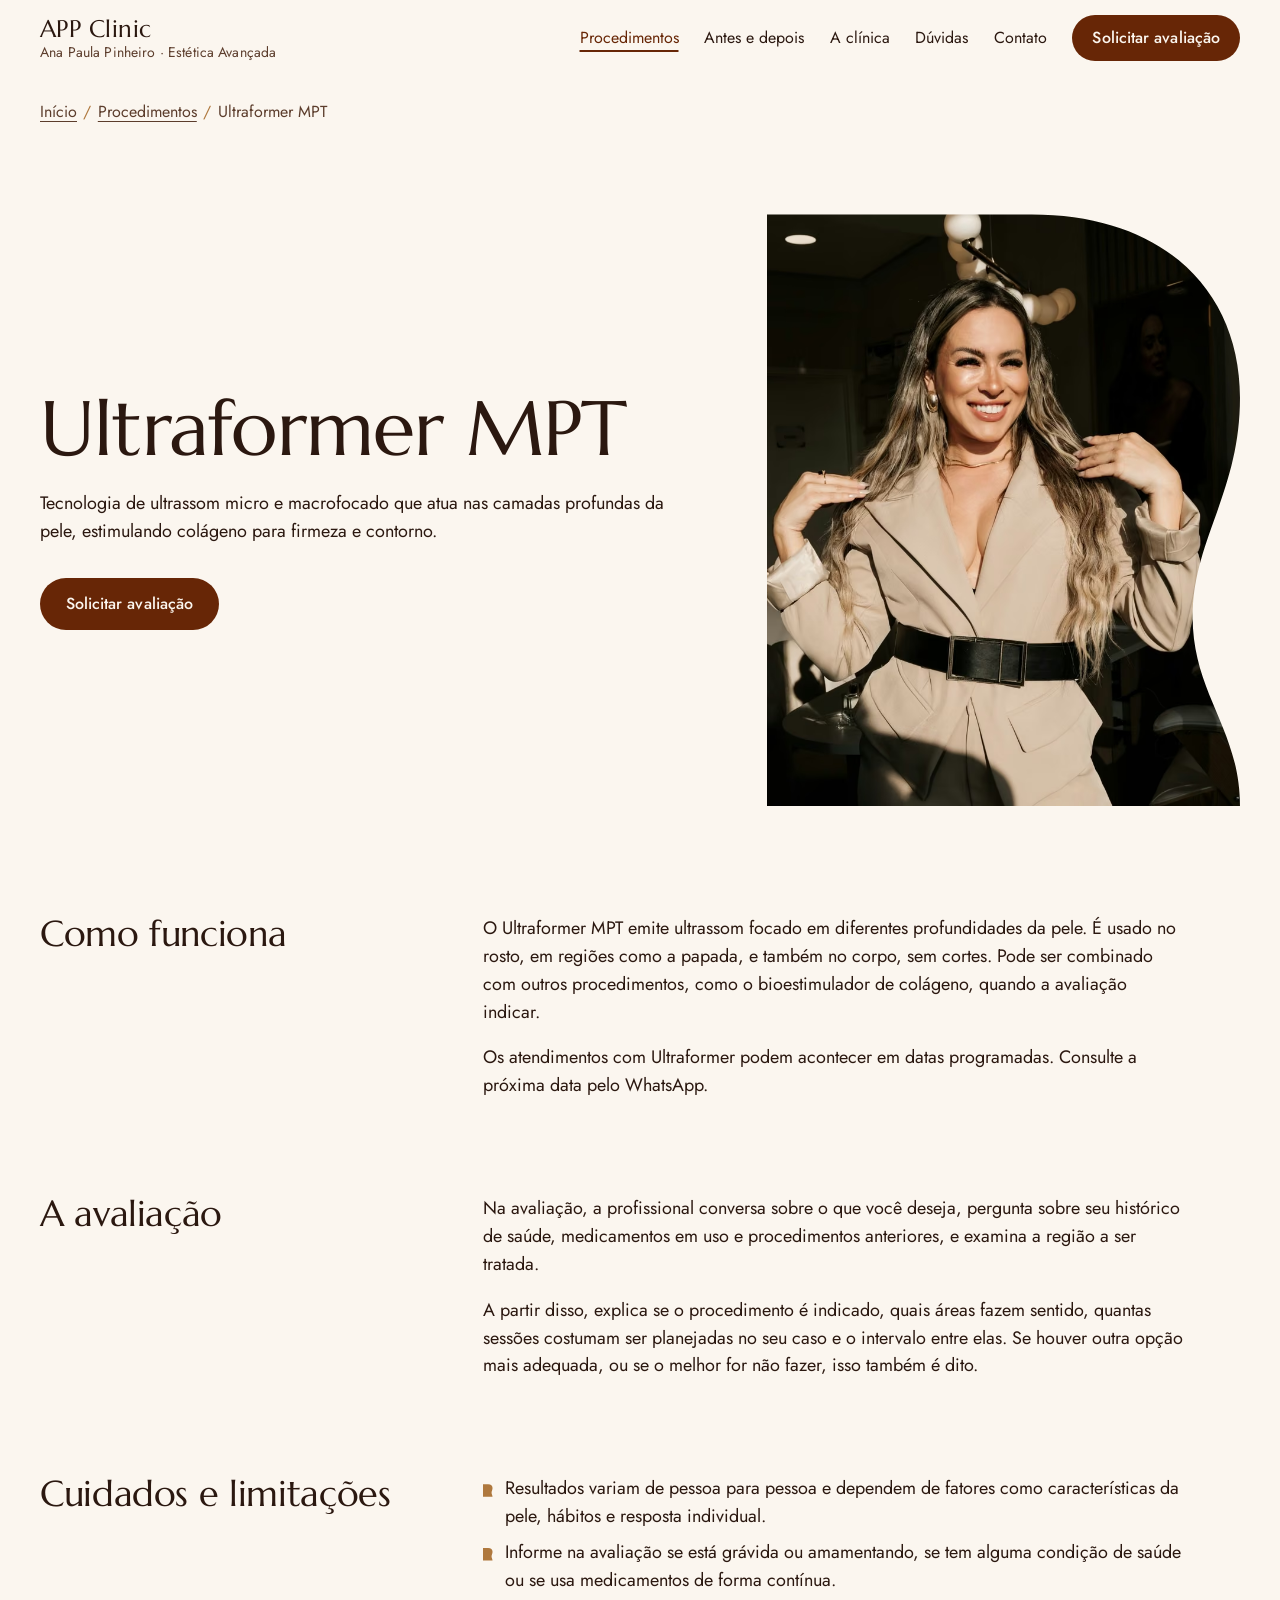
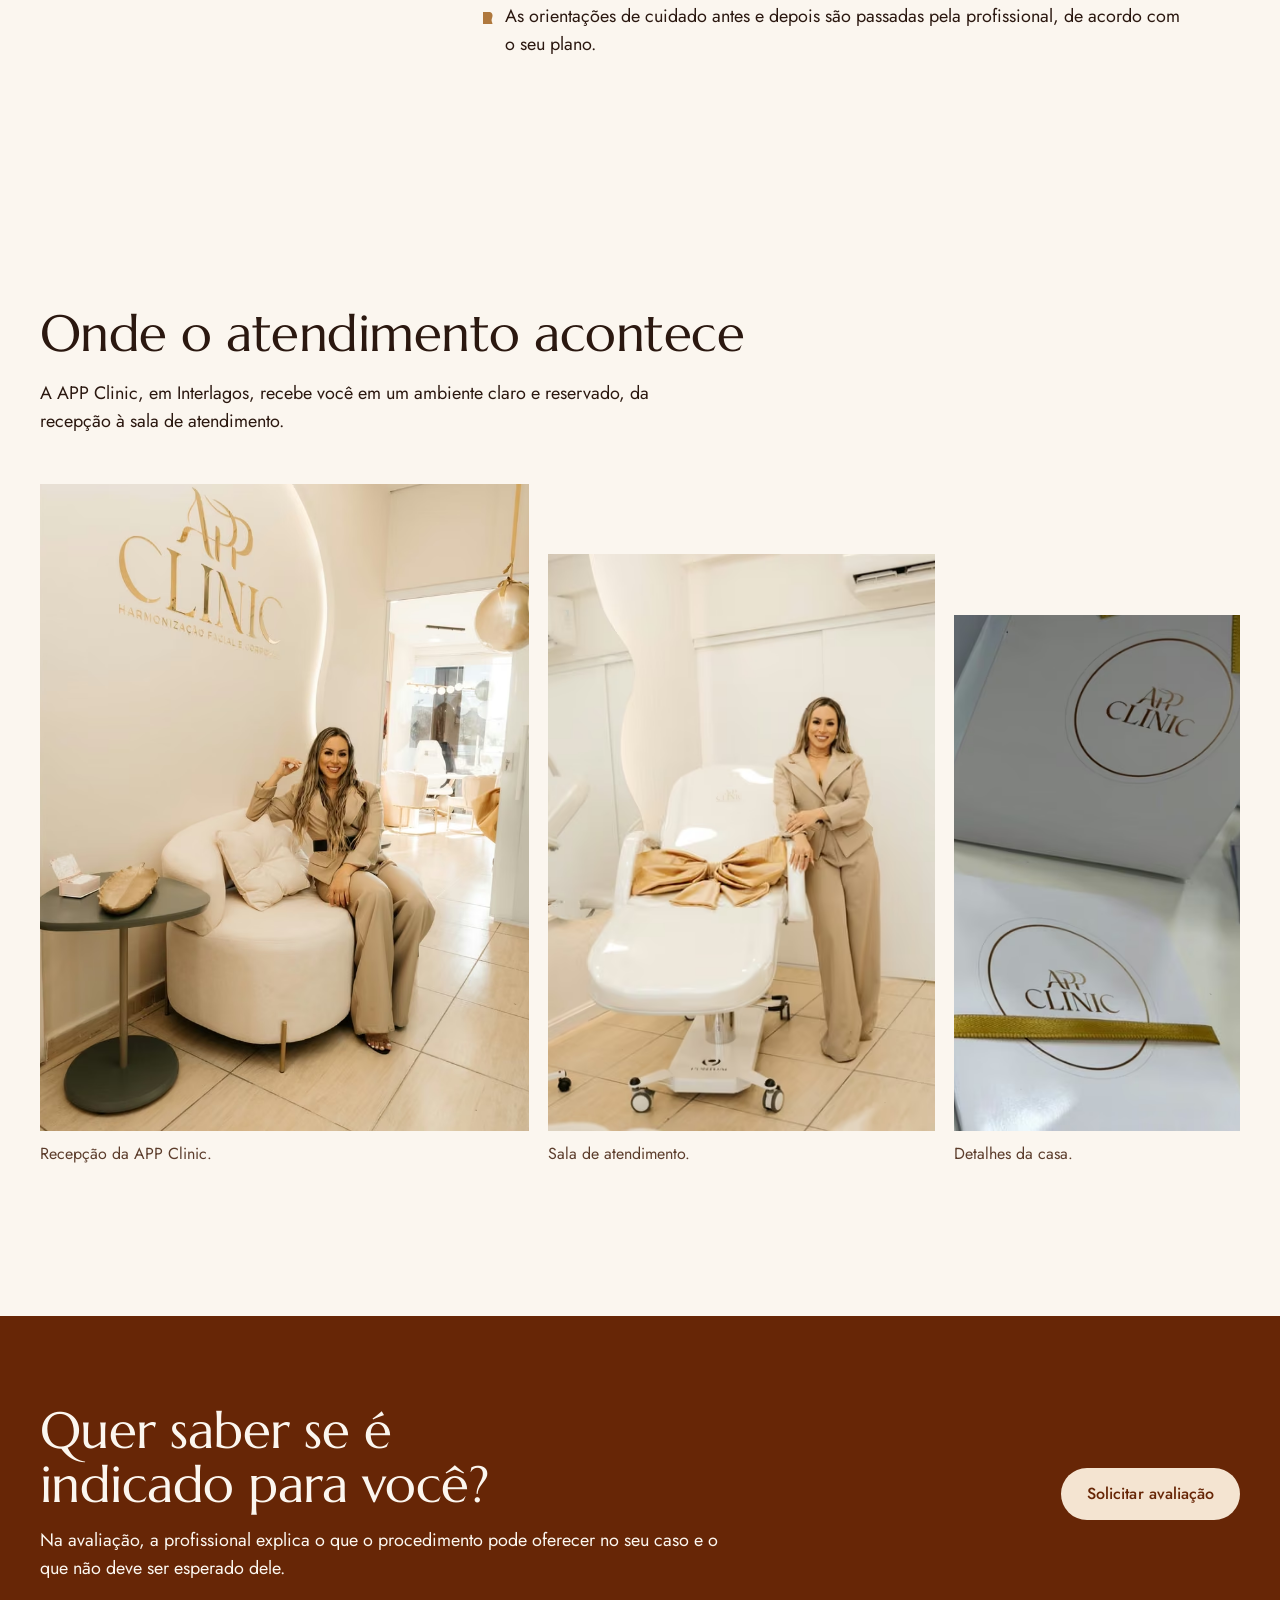
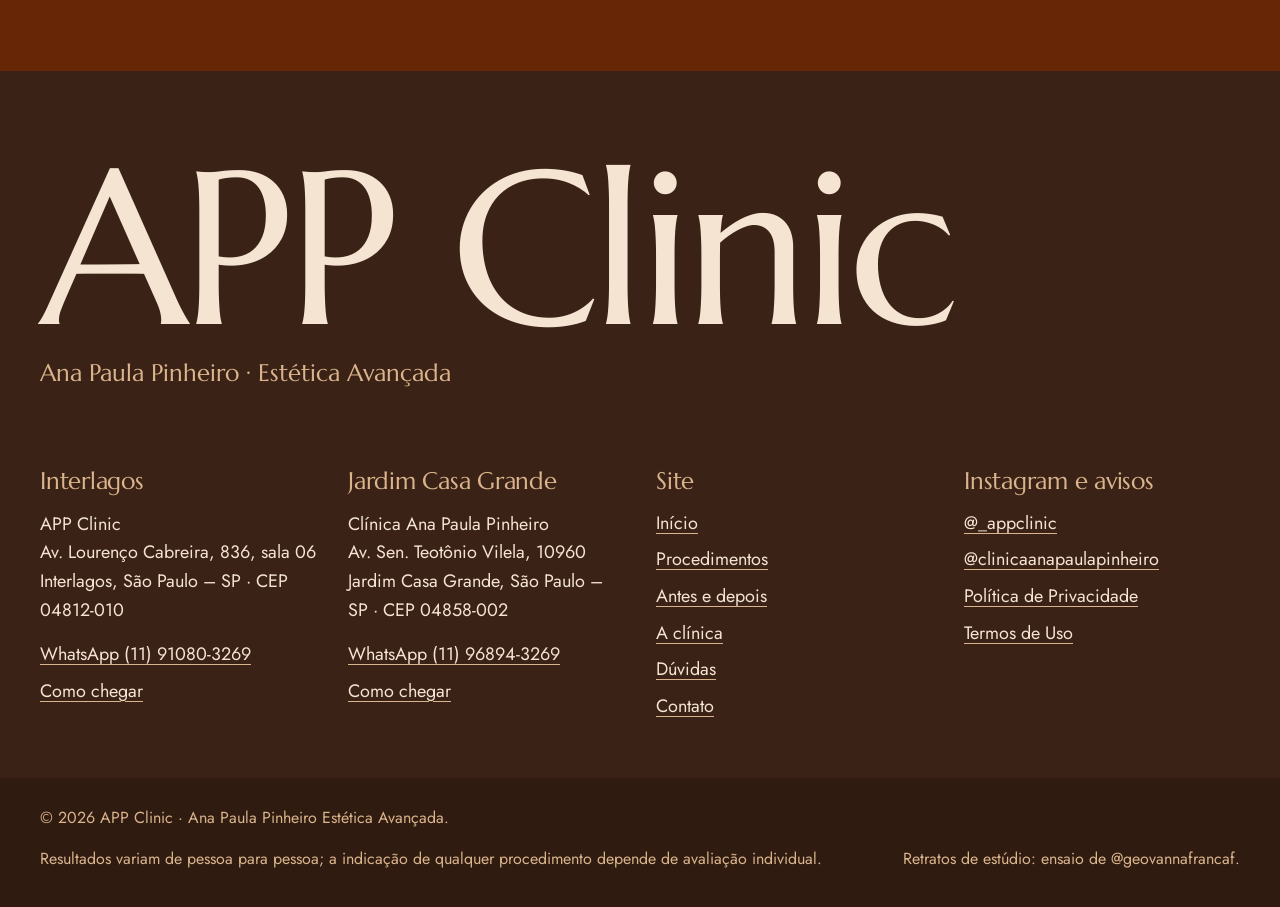
<file: procedimentos/ultraformer/index.html>
<!doctype html>
<html lang="pt-BR">
<head>
<meta charset="utf-8">
<meta name="viewport" content="width=device-width, initial-scale=1">
<title>Ultraformer MPT | APP Clinic · Ana Paula Pinheiro</title>
<meta name="description" content="Ultraformer MPT, ultrassom micro e macrofocado para firmeza e contorno do rosto e do corpo. Saiba como funciona a avaliação.">

<link rel="canonical" href="https://dominio-a-definir.com.br/procedimentos/ultraformer/">
<meta property="og:type" content="website">
<meta property="og:locale" content="pt_BR">
<meta property="og:site_name" content="APP Clinic · Ana Paula Pinheiro Estética Avançada">
<meta property="og:title" content="Ultraformer MPT | APP Clinic · Ana Paula Pinheiro">
<meta property="og:description" content="Ultraformer MPT, ultrassom micro e macrofocado para firmeza e contorno do rosto e do corpo. Saiba como funciona a avaliação.">
<meta property="og:url" content="https://dominio-a-definir.com.br/procedimentos/ultraformer/">
<meta property="og:image" content="https://dominio-a-definir.com.br/assets/images/capas/compartilhamento-app-clinic.jpg">
<meta property="og:image:width" content="1200"><meta property="og:image:height" content="630">
<meta name="twitter:card" content="summary_large_image">
<meta name="theme-color" content="#FBF6EF">
<link rel="icon" href="../../favicon.svg" type="image/svg+xml">
<link rel="icon" href="../../favicon.ico" sizes="32x32">
<link rel="apple-touch-icon" href="../../apple-touch-icon.png">
<link rel="manifest" href="../../site.webmanifest">
<link rel="preload" href="../../assets/fonts/marcellus-400.woff2" as="font" type="font/woff2" crossorigin>
<link rel="preload" href="../../assets/fonts/jost-var.woff2" as="font" type="font/woff2" crossorigin>
<link rel="stylesheet" href="../../assets/css/site.css?v=20261023">
<script>document.documentElement.classList.add('js')</script>

</head>
<body>
<svg class="formas" aria-hidden="true" focusable="false"><defs>
<clipPath id="parede" clipPathUnits="objectBoundingBox"><path d="M0,0 H0.56 C0.84,0 1,0.13 1,0.31 C1,0.47 0.9,0.55 0.9,0.68 C0.9,0.81 1,0.87 1,1 H0 Z"/></clipPath>
<clipPath id="parede-espelho" clipPathUnits="objectBoundingBox"><path d="M1,0 H0.44 C0.16,0 0,0.13 0,0.31 C0,0.47 0.1,0.55 0.1,0.68 C0.1,0.81 0,0.87 0,1 H1 Z"/></clipPath>
</defs></svg>
<a class="pular" href="#conteudo">Pular para o conteúdo</a>
<header class="topo">
  <div class="moldura topo__barra">
    <a class="marca" href="../../index.html" aria-label="APP Clinic, Ana Paula Pinheiro Estética Avançada: página inicial">
      <span class="marca__nome">APP Clinic</span>
      <span class="marca__assinatura">Ana Paula Pinheiro · Estética Avançada</span>
    </a>
    <button class="menu-abrir" type="button" aria-expanded="false" aria-controls="menu"><span class="barras" aria-hidden="true"><i></i><i></i></span><span class="texto">Menu</span></button>
    <nav aria-label="Principal">
      <ul class="menu" id="menu"><li><a href="../../procedimentos/index.html" aria-current=page>Procedimentos</a></li><li><a href="../../antes-e-depois/index.html">Antes e depois</a></li><li><a href="../../a-clinica/index.html">A clínica</a></li><li><a href="../../duvidas/index.html">Dúvidas</a></li><li><a href="../../contato/index.html">Contato</a></li><li><a class="botao" href="../../contato/index.html#agendar">Solicitar avaliação</a></li></ul>
    </nav>
  </div>
</header>
<main id="conteudo">
<nav class="trilha moldura" aria-label="Você está em"><ol><li><a href="../../index.html">Início</a></li><li><a href="../../procedimentos/index.html">Procedimentos</a></li><li aria-current="page">Ultraformer MPT</li></ol></nav>
<div class="moldura cabeca-pagina cabeca-pagina--foto">
  <div><h1 class="surge">Ultraformer MPT</h1><p class="surge" style="--i:1;margin-top:1.5rem">Tecnologia de ultrassom micro e macrofocado que atua nas camadas profundas da pele, estimulando colágeno para firmeza e contorno.</p>
  <p class="surge" style="--i:2;margin-top:2rem"><a class="botao" href="../../contato/index.html#agendar">Solicitar avaliação</a></p></div>
  <div class="cabeca-pagina__foto parede surge" style="--i:1"><picture><source type="image/avif" srcset="../../assets/images/clinica/retrato-na-clinica-480.avif 480w, ../../assets/images/clinica/retrato-na-clinica-800.avif 800w, ../../assets/images/clinica/retrato-na-clinica-1080.avif 1080w" sizes="(max-width: 860px) 86vw, 38vw"><source type="image/webp" srcset="../../assets/images/clinica/retrato-na-clinica-480.webp 480w, ../../assets/images/clinica/retrato-na-clinica-800.webp 800w, ../../assets/images/clinica/retrato-na-clinica-1080.webp 1080w" sizes="(max-width: 860px) 86vw, 38vw"><img class="" src="../../assets/images/clinica/retrato-na-clinica-800.jpg" srcset="../../assets/images/clinica/retrato-na-clinica-480.jpg 480w, ../../assets/images/clinica/retrato-na-clinica-800.jpg 800w, ../../assets/images/clinica/retrato-na-clinica-1080.jpg 1080w" sizes="(max-width: 860px) 86vw, 38vw" width="1080" height="1350" alt="Profissional da clínica sorrindo, de conjunto bege, em ambiente da clínica" loading="eager" fetchpriority="high" decoding="async"></picture></div>
</div>
<section class="moldura texto-longo" aria-labelledby="s-0">
  <h2 id="s-0" class="surge" style="font-size:2.25rem">Como funciona</h2>
  <div class="corpo surge" style="--i:1"><p>O Ultraformer MPT emite ultrassom focado em diferentes profundidades da pele. É usado no rosto, em regiões como a papada, e também no corpo, sem cortes. Pode ser combinado com outros procedimentos, como o bioestimulador de colágeno, quando a avaliação indicar.</p><p>Os atendimentos com Ultraformer podem acontecer em datas programadas. Consulte a próxima data pelo WhatsApp.</p></div>
</section><section class="moldura texto-longo" aria-labelledby="s-1">
  <h2 id="s-1" class="surge" style="font-size:2.25rem">A avaliação</h2>
  <div class="corpo surge" style="--i:1"><p>Na avaliação, a profissional conversa sobre o que você deseja, pergunta sobre seu histórico de saúde, medicamentos em uso e procedimentos anteriores, e examina a região a ser tratada.</p>
<p>A partir disso, explica se o procedimento é indicado, quais áreas fazem sentido, quantas sessões costumam ser planejadas no seu caso e o intervalo entre elas. Se houver outra opção mais adequada, ou se o melhor for não fazer, isso também é dito.</p></div>
</section><section class="moldura texto-longo" aria-labelledby="s-2">
  <h2 id="s-2" class="surge" style="font-size:2.25rem">Cuidados e limitações</h2>
  <div class="corpo surge" style="--i:1"><ul><li>Resultados variam de pessoa para pessoa e dependem de fatores como características da pele, hábitos e resposta individual.</li>
<li>Informe na avaliação se está grávida ou amamentando, se tem alguma condição de saúde ou se usa medicamentos de forma contínua.</li>
<li>As orientações de cuidado antes e depois são passadas pela profissional, de acordo com o seu plano.</li></ul></div>
</section>
<section class="moldura secao" aria-labelledby="gal-t">
  <h2 id="gal-t" class="surge">Onde o atendimento acontece</h2>
  <p class="medida surge" style="--i:1;margin-top:1.25rem">A APP Clinic, em Interlagos, recebe você em um ambiente claro e reservado, da recepção à sala de atendimento.</p>
  <div class="galeria" style="margin-top:3rem">
    <figure class="g1 surge"><picture><source type="image/avif" srcset="../../assets/images/clinica/recepcao-app-clinic-480.avif 480w, ../../assets/images/clinica/recepcao-app-clinic-800.avif 800w, ../../assets/images/clinica/recepcao-app-clinic-1080.avif 1080w" sizes="(max-width: 860px) 92vw, 40vw"><source type="image/webp" srcset="../../assets/images/clinica/recepcao-app-clinic-480.webp 480w, ../../assets/images/clinica/recepcao-app-clinic-800.webp 800w, ../../assets/images/clinica/recepcao-app-clinic-1080.webp 1080w" sizes="(max-width: 860px) 92vw, 40vw"><img class="" src="../../assets/images/clinica/recepcao-app-clinic-800.jpg" srcset="../../assets/images/clinica/recepcao-app-clinic-480.jpg 480w, ../../assets/images/clinica/recepcao-app-clinic-800.jpg 800w, ../../assets/images/clinica/recepcao-app-clinic-1080.jpg 1080w" sizes="(max-width: 860px) 92vw, 40vw" width="1080" height="1350" alt="Recepção da APP Clinic com poltrona clara e o logotipo dourado na parede" loading="lazy" decoding="async"></picture><figcaption>Recepção da APP Clinic.</figcaption></figure>
    <figure class="g2 surge" style="--i:1"><picture><source type="image/avif" srcset="../../assets/images/clinica/sala-de-atendimento-480.avif 480w, ../../assets/images/clinica/sala-de-atendimento-800.avif 800w, ../../assets/images/clinica/sala-de-atendimento-1080.avif 1080w" sizes="(max-width: 860px) 55vw, 32vw"><source type="image/webp" srcset="../../assets/images/clinica/sala-de-atendimento-480.webp 480w, ../../assets/images/clinica/sala-de-atendimento-800.webp 800w, ../../assets/images/clinica/sala-de-atendimento-1080.webp 1080w" sizes="(max-width: 860px) 55vw, 32vw"><img class="" src="../../assets/images/clinica/sala-de-atendimento-800.jpg" srcset="../../assets/images/clinica/sala-de-atendimento-480.jpg 480w, ../../assets/images/clinica/sala-de-atendimento-800.jpg 800w, ../../assets/images/clinica/sala-de-atendimento-1080.jpg 1080w" sizes="(max-width: 860px) 55vw, 32vw" width="1080" height="1350" alt="Sala de atendimento com maca branca e laço dourado da inauguração" loading="lazy" decoding="async"></picture><figcaption>Sala de atendimento.</figcaption></figure>
    <figure class="g3 surge" style="--i:2"><picture><source type="image/avif" srcset="../../assets/images/clinica/embalagem-app-clinic-480.avif 480w, ../../assets/images/clinica/embalagem-app-clinic-800.avif 800w, ../../assets/images/clinica/embalagem-app-clinic-1080.avif 1080w" sizes="(max-width: 860px) 38vw, 24vw"><source type="image/webp" srcset="../../assets/images/clinica/embalagem-app-clinic-480.webp 480w, ../../assets/images/clinica/embalagem-app-clinic-800.webp 800w, ../../assets/images/clinica/embalagem-app-clinic-1080.webp 1080w" sizes="(max-width: 860px) 38vw, 24vw"><img class="" src="../../assets/images/clinica/embalagem-app-clinic-800.jpg" srcset="../../assets/images/clinica/embalagem-app-clinic-480.jpg 480w, ../../assets/images/clinica/embalagem-app-clinic-800.jpg 800w, ../../assets/images/clinica/embalagem-app-clinic-1080.jpg 1080w" sizes="(max-width: 860px) 38vw, 24vw" width="1080" height="1349" alt="Embalagens com o logotipo da APP Clinic" loading="lazy" decoding="async"></picture><figcaption>Detalhes da casa.</figcaption></figure>
  </div>
</section>
<section class="chamada secao-chamada fim-cheio" aria-labelledby="chamada-t" style="margin-top:var(--secao)">
  <div class="moldura chamada__grade">
    <div><h2 id="chamada-t">Quer saber se é indicado para você?</h2><p>Na avaliação, a profissional explica o que o procedimento pode oferecer no seu caso e o que não deve ser esperado dele.</p></div>
    <div class="chamada__acoes"><a class="botao botao--claro" href="../../contato/index.html#agendar">Solicitar avaliação</a></div>
  </div>
</section>
</main>
<footer class="rodape">
  <div class="moldura">
    <p class="rodape__nome" aria-hidden="true">APP Clinic</p>
    <p class="rodape__assinatura">Ana Paula Pinheiro · Estética Avançada</p>
    <div class="rodape__grade">
      <section aria-labelledby="r-u1"><h2 id="r-u1">Interlagos</h2>
        <address>APP Clinic<br>Av. Lourenço Cabreira, 836, sala 06<br>Interlagos, São Paulo – SP · CEP 04812-010</address>
        <ul style="margin-top:1rem"><li><a href="https://wa.me/5511910803269" rel="noopener" target="_blank">WhatsApp (11) 91080-3269</a></li><li><a href="https://www.google.com/maps/dir/?api=1&destination=-23.7146357,-46.68973" rel="noopener" target="_blank">Como chegar</a></li></ul>
      </section>
      <section aria-labelledby="r-u2"><h2 id="r-u2">Jardim Casa Grande</h2>
        <address>Clínica Ana Paula Pinheiro<br>Av. Sen. Teotônio Vilela, 10960<br>Jardim Casa Grande, São Paulo – SP · CEP 04858-002</address>
        <ul style="margin-top:1rem"><li><a href="https://wa.me/5511968943269" rel="noopener" target="_blank">WhatsApp (11) 96894-3269</a></li><li><a href="https://www.google.com/maps/dir/?api=1&destination=-23.7697508,-46.7182875" rel="noopener" target="_blank">Como chegar</a></li></ul>
      </section>
      <nav aria-labelledby="r-nav"><h2 id="r-nav">Site</h2><ul>
        <li><a href="../../index.html">Início</a></li>
        <li><a href="../../procedimentos/index.html">Procedimentos</a></li><li><a href="../../antes-e-depois/index.html">Antes e depois</a></li><li><a href="../../a-clinica/index.html">A clínica</a></li><li><a href="../../duvidas/index.html">Dúvidas</a></li><li><a href="../../contato/index.html">Contato</a></li>
      </ul></nav>
      <section aria-labelledby="r-redes"><h2 id="r-redes">Instagram e avisos</h2><ul>
        <li><a href="https://www.instagram.com/_appclinic/" rel="noopener" target="_blank">@_appclinic</a></li>
        <li><a href="https://www.instagram.com/clinicaanapaulapinheiro/" rel="noopener" target="_blank">@clinicaanapaulapinheiro</a></li>
        <li><a href="../../privacidade/index.html">Política de Privacidade</a></li>
        <li><a href="../../termos/index.html">Termos de Uso</a></li>
      </ul></section>
    </div>
  </div>
  <div class="rodape__faixa"><div class="moldura rodape__base">
    <p>© 2026 APP Clinic · Ana Paula Pinheiro Estética Avançada.</p>
    <p>Resultados variam de pessoa para pessoa; a indicação de qualquer procedimento depende de avaliação individual.</p>
    <p>Retratos de estúdio: ensaio de @geovannafrancaf.</p>
  </div></div>
</footer>
<script src="../../assets/js/site.js?v=20261023" defer></script>
</body>
</html>
</file>
<file: assets/css/site.css>
/* APP Clinic · Ana Paula Pinheiro Estética Avançada
   Folha de estilos única. Todas as cores e medidas saem dos tokens abaixo. */

@font-face {
  font-family: "Marcellus";
  src: url("../fonts/marcellus-400.woff2") format("woff2");
  font-weight: 400;
  font-style: normal;
  font-display: swap;
}
@font-face {
  font-family: "Jost";
  src: url("../fonts/jost-var.woff2") format("woff2-variations"), url("../fonts/jost-var.woff2") format("woff2");
  font-weight: 300 700;
  font-style: normal;
  font-display: swap;
}

:root {
  /* Cor — extraída do logotipo "app" manuscrito, das capas dos destaques e das peças da marca */
  --fundo: #FBF6EF;          /* fundo da página */
  --superficie: #F4E4D1;     /* superfície: creme pêssego das capas dos destaques */
  --areia: #E9CFB2;          /* campo de cor: areia */
  --caramelo: #AF783D;       /* detalhe: traço do "app" manuscrito (nunca em texto pequeno) */
  --cobre: #B47F65;          /* campo de cor: cobre das peças institucionais */
  --tinta: #2B1810;          /* texto */
  --tinta-suave: #5C3D2C;    /* texto secundário */
  --acao: #672606;           /* ação principal: cobre profundo da marca */
  --acao-escura: #4E1C04;
  --sobre-acao: #FBF6EF;
  --campo-escuro: #3A2216;   /* painel e rodapé */
  --sobre-escuro: #F4E4D1;
  --detalhe-escuro: #D9B48C;

  /* Tipo */
  --f-display: "Marcellus", "Times New Roman", serif;
  --f-texto: "Jost", "Segoe UI", system-ui, sans-serif;
  --t-1: clamp(3.25rem, 7.4vw, 7.5rem);   /* nome no início */
  --t-2: clamp(2.125rem, 4vw, 3.75rem);   /* títulos de seção */
  --t-3: 1.5rem; /* subtítulos e frase de destaque */
  --t-4: 1.125rem;                        /* texto */
  --t-5: 1rem;                       /* notas */

  /* Espaço */
  --margem: clamp(1rem, 3.2vw, 2.5rem);
  --largura: 82rem;
  --secao: clamp(5.5rem, 12vw, 11rem);
  --raio-pilula: 999px;

  /* Movimento */
  --ease: cubic-bezier(.16, 1, .3, 1);
  --rapido: 180ms;
  --medio: 480ms;
}

*, *::before, *::after { box-sizing: border-box; }
html { -webkit-text-size-adjust: 100%; scroll-behavior: smooth; scroll-padding-top: 6rem; }
body {
  margin: 0;
  background: var(--fundo);
  color: var(--tinta);
  font-family: var(--f-texto);
  font-size: var(--t-4);
  line-height: 1.55;
  font-weight: 400;
  -webkit-font-smoothing: antialiased;
  text-rendering: optimizeLegibility;
  overflow-x: clip;
}
img, video, svg { display: block; max-width: 100%; height: auto; }
a { color: inherit; text-underline-offset: .22em; text-decoration-thickness: 1px; }
a:hover { color: var(--acao); }
p { margin: 0 0 1em; }
h1, h2, h3 { font-family: var(--f-display); font-weight: 400; margin: 0; line-height: 1.04; letter-spacing: -0.01em; text-wrap: balance; }
h2 { font-size: var(--t-2); }
h3 { font-size: var(--t-3); line-height: 1.18; }
ul, ol { margin: 0; padding: 0; list-style: none; }
::selection { background: var(--acao); color: var(--sobre-acao); }
:focus-visible { outline: 3px solid var(--acao); outline-offset: 3px; border-radius: 4px; }
.escuro :focus-visible, .rodape :focus-visible { outline-color: var(--detalhe-escuro); }
html { scrollbar-color: var(--cobre) var(--superficie); }
.sr { position: absolute !important; width: 1px; height: 1px; overflow: hidden; clip: rect(0 0 0 0); white-space: nowrap; }
.pular { position: absolute; left: var(--margem); top: -4rem; z-index: 50; background: var(--acao); color: var(--sobre-acao); padding: .75rem 1.25rem; border-radius: var(--raio-pilula); }
.pular:focus { top: 1rem; color: var(--sobre-acao); }
.pular:hover { color: var(--sobre-acao); }

.moldura { width: min(100% - 2 * var(--margem), var(--largura)); margin-inline: auto; }
.secao { padding-block: var(--secao) 0; }
.medida { max-width: 62ch; }
.suave { color: var(--tinta-suave); }
.nota { font-size: var(--t-5); color: var(--tinta-suave); line-height: 1.5; }

/* A forma da casa: a parede curva da recepção, com o topo arredondado e a borda ondulada */
.parede { clip-path: url(#parede); }
.parede-espelho { clip-path: url(#parede-espelho); }
.formas { position: absolute; width: 0; height: 0; }

/* Botões: um único formato, pílula */
.botao {
  display: inline-flex; align-items: center; justify-content: center; gap: .6em;
  min-height: 3.25rem; padding: .85rem 1.6rem;
  border-radius: var(--raio-pilula);
  background: var(--acao); color: var(--sobre-acao);
  font: 500 1rem/1.2 var(--f-texto); text-decoration: none; letter-spacing: .005em;
  border: 0; cursor: pointer;
  transition: background-color var(--rapido) ease, transform var(--rapido) var(--ease);
}
.botao:hover { background: var(--acao-escura); color: var(--sobre-acao); }
.botao:active { transform: scale(.97); }
.botao--claro { background: var(--superficie); color: var(--acao); }
.botao--claro:hover { background: var(--areia); color: var(--acao-escura); }
.botao--escuro-claro { background: var(--sobre-escuro); color: var(--campo-escuro); }
.botao--escuro-claro:hover { background: #fff; color: var(--campo-escuro); }
.botao svg { width: 1.15em; height: 1.15em; flex: none; }
.link-seta { display: inline-flex; align-items: center; gap: .45em; font-weight: 500; color: var(--acao); text-decoration: none; padding-block: .5rem; }
.link-seta::after { content: ""; width: .55em; height: .55em; border-top: 2px solid currentColor; border-right: 2px solid currentColor; transform: rotate(45deg); transition: transform var(--rapido) var(--ease); }
.link-seta:hover::after { transform: translateX(4px) rotate(45deg); }
.escuro .link-seta { color: var(--detalhe-escuro); }

/* Cabeçalho */
.topo { position: sticky; top: 0; z-index: 20; background: var(--fundo); transition: background-color var(--medio) ease; }
.topo__barra { display: flex; align-items: center; justify-content: space-between; gap: 1.5rem; min-height: 4.75rem; }
.marca { display: inline-flex; flex-direction: column; text-decoration: none; line-height: 1; color: var(--tinta); }
.marca__nome { font-family: var(--f-display); font-size: 1.5rem; letter-spacing: .02em; }
.marca__assinatura { font-size: .875rem; color: var(--tinta-suave); margin-top: .3rem; letter-spacing: .01em; }
.marca:hover { color: var(--tinta); }
.menu { display: flex; align-items: center; gap: clamp(1rem, 2vw, 2rem); }
.menu a { text-decoration: none; font-size: 1rem; padding-block: .6rem; }
.menu a[aria-current="page"] { color: var(--acao); text-decoration: underline; text-decoration-thickness: 2px; text-underline-offset: .45em; }
.menu .botao { padding: .7rem 1.25rem; min-height: 2.875rem; font-size: 1rem; }
.menu .botao[aria-current="page"] { color: var(--sobre-acao); text-decoration: none; }
.menu-abrir { display: none; }

@media (max-width: 960px) {
  .menu-abrir {
    display: inline-flex; align-items: center; gap: .55rem; min-height: 2.875rem; padding: .6rem 1.1rem;
    border: 0; border-radius: var(--raio-pilula); background: var(--superficie); color: var(--tinta);
    font: 500 1rem var(--f-texto); cursor: pointer;
  }
  .menu-abrir span.barras { display: grid; gap: 4px; }
  .menu-abrir span.barras i { display: block; width: 18px; height: 2px; background: currentColor; transition: transform var(--rapido) var(--ease), opacity var(--rapido); }
  .menu-abrir[aria-expanded="true"] span.barras i:first-child { transform: translateY(3px) rotate(45deg); }
  .menu-abrir[aria-expanded="true"] span.barras i:last-child { transform: translateY(-3px) rotate(-45deg); }
  .js .menu {
    position: fixed; inset: 4.75rem 0 auto 0; z-index: 19;
    flex-direction: column; align-items: stretch; gap: 0;
    padding: .75rem var(--margem) 2rem; background: var(--fundo);
    max-height: calc(100svh - 4.75rem); overflow-y: auto;
    transform: translateY(-.75rem); opacity: 0; visibility: hidden;
    transition: transform var(--medio) var(--ease), opacity var(--rapido) ease, visibility 0s linear var(--medio);
  }
  .js .menu.aberto { transform: none; opacity: 1; visibility: visible; transition: transform var(--medio) var(--ease), opacity var(--rapido) ease; }
  .js .menu a { font-family: var(--f-display); font-size: 2.25rem; padding-block: .7rem; }
  .js .menu .botao { margin-top: 1rem; font-family: var(--f-texto); font-size: 1rem; min-height: 3.25rem; }
  html:not(.js) .menu { flex-wrap: wrap; justify-content: flex-end; }
}

/* Abertura */
.abertura { position: relative; overflow: hidden; padding-block: clamp(2rem, 5vw, 4.5rem) clamp(3rem, 7vw, 6rem); }
.abertura__campo {
  position: absolute; z-index: -1;
  width: min(78vw, 70rem); aspect-ratio: 4 / 5;
  right: -16vw; top: -6vw;
  background: var(--superficie);
}
.abertura__grade { display: grid; grid-template-columns: minmax(0, 1.15fr) minmax(0, 1fr); gap: clamp(2rem, 5vw, 6rem); align-items: center; }
.abertura h1 { font-size: var(--t-1); line-height: .94; letter-spacing: -0.02em; }
.abertura .assinatura { font-family: var(--f-display); font-size: var(--t-3); line-height: 1.25; margin: 1.1rem 0 0; color: var(--tinta-suave); }
.abertura__texto { font-size: var(--t-4); max-width: 34rem; margin-top: 2rem; }
.abertura__acoes { display: flex; flex-wrap: wrap; align-items: center; gap: 1rem 1.75rem; margin-top: 2.25rem; }
.abertura__unidades { margin-top: 2.5rem; display: flex; flex-wrap: wrap; gap: .5rem 2rem; font-size: var(--t-5); color: var(--tinta-suave); }
.abertura__unidades strong { color: var(--tinta); font-weight: 500; display: block; font-size: 1rem; }
.abertura__foto { position: relative; }
.abertura__foto img { width: 100%; aspect-ratio: 4 / 5; object-fit: cover; }
.legenda { font-size: var(--t-5); color: var(--tinta-suave); margin-top: .9rem; }

/* Frase de abertura de seção (declaração, não título) */
.declaracao { font-family: var(--f-display); font-size: clamp(1.5rem, 2.6vw, 2.25rem); line-height: 1.3; max-width: 36ch; margin: 0; }
.declaracao--centro { margin-inline: auto; text-align: center; }

/* Procedimentos: foto na forma da parede + pontos */
.areas { display: grid; grid-template-columns: minmax(0, 5fr) minmax(0, 7fr); gap: clamp(2rem, 5vw, 5rem); align-items: start; }
.areas__foto { margin-left: calc(-1 * var(--margem) - 4vw); }
.areas__foto img { width: 100%; aspect-ratio: 4 / 5; object-fit: cover; }
.areas__cabeca p { margin-top: 1.25rem; }
.areas__grade { display: grid; grid-template-columns: repeat(3, minmax(0, 1fr)); gap: 2.75rem 2.25rem; margin-top: 3rem; }
.areas__grade h3 { font-size: 1.5rem; display: flex; align-items: baseline; gap: .55rem; }
.marca-forma { width: .62em; height: .8em; flex: none; display: inline-block; background: var(--caramelo); clip-path: url(#parede); transform: translateY(.06em); }
.areas__grade li { margin-top: .7rem; line-height: 1.4; }
.areas__grade li a { text-decoration-color: var(--caramelo); }
.areas__grade .col-2 .marca-forma { background: var(--cobre); }
.areas__grade .col-3 .marca-forma { background: var(--acao); }

/* Painel escuro de apresentação */
.escuro { background: var(--campo-escuro); color: var(--sobre-escuro); }
.escuro a:not(.botao):hover { color: #fff; }
.painel { margin-inline: clamp(.6rem, 1.4vw, 1.25rem); overflow: hidden; position: relative; }
.painel__grade { display: grid; grid-template-columns: minmax(0, 1fr) minmax(0, 1fr); gap: clamp(2rem, 4vw, 4rem); padding: clamp(2.5rem, 5vw, 4.5rem) clamp(1.25rem, 4vw, 4rem) 0; min-height: min(100svh, 56rem); }
.painel h2 { font-size: var(--t-2); color: var(--sobre-escuro); max-width: 12ch; }
.painel__texto { align-self: start; display: grid; gap: 2.25rem; max-width: 34rem; padding-bottom: clamp(2.5rem, 5vw, 4rem); }
.painel__texto h3 { color: var(--detalhe-escuro); font-size: 1.5rem; margin-bottom: .6rem; }
.painel__texto p { color: var(--sobre-escuro); }
.painel__retrato { align-self: end; margin-top: 2rem; position: relative; }
.painel__retrato::before { content: ""; position: absolute; inset: 8% 6% 0 0; background: var(--cobre); clip-path: url(#parede); }
.painel__retrato img { position: relative; width: min(100%, 30rem); margin-inline: auto; }

/* Índice com prévia: a clínica por dentro */
.indice { display: grid; grid-template-columns: minmax(0, 6fr) minmax(0, 5fr); gap: clamp(2rem, 5vw, 5rem); align-items: center; }
.indice__lista { margin-top: 2.25rem; }
.indice__item { display: block; width: 100%; text-align: left; background: none; border: 0; padding: 1.1rem 0; cursor: pointer; color: var(--tinta); font: inherit; }
.indice__item .nome { display: block; font-family: var(--f-display); font-size: 2.25rem; line-height: 1.1; transition: color var(--rapido) ease, transform var(--medio) var(--ease); }
.indice__item .desc { display: block; color: var(--tinta-suave); margin-top: .35rem; max-width: 46ch; }
.js .indice__lista:hover .indice__item .nome, .js .indice__lista:focus-within .indice__item .nome { color: #b9a596; }
.js .indice__lista .indice__item[aria-current="true"] .nome { color: var(--tinta); transform: translateX(.5rem); }
.indice__previa { position: relative; aspect-ratio: 4 / 5; }
.indice__previa img { position: absolute; inset: 0; width: 100%; height: 100%; object-fit: cover; opacity: 0; transition: opacity 260ms ease; }
.indice__previa img.ativa { opacity: 1; }
.indice__miniatura { display: none; }
@media (hover: none), (max-width: 760px) {
  .indice { grid-template-columns: 1fr; }
  .indice__previa { display: none; }
  .indice__miniatura { display: block; margin-top: 1rem; width: 100%; aspect-ratio: 4 / 3; object-fit: cover; }
}

/* Resultados */
.resultados { display: grid; grid-template-columns: minmax(0, 7fr) minmax(0, 5fr); gap: clamp(2rem, 5vw, 5rem); align-items: start; }
.criterios { background: var(--superficie); padding: clamp(1.5rem, 3vw, 2.5rem); }
.criterios h3 { font-size: 1.5rem; margin-bottom: 1rem; }
.criterios li { padding-block: .55rem; display: flex; gap: .7rem; align-items: baseline; }
.criterios li::before { content: ""; width: .55em; height: .7em; flex: none; background: var(--caramelo); clip-path: url(#parede); }

/* Primeiro atendimento: sanfona horizontal em tons do cobre ao creme */
.etapas__intro { display: grid; grid-template-columns: minmax(0, 5fr) minmax(0, 6fr); gap: clamp(2rem, 5vw, 5rem); align-items: end; }
.etapas { display: flex; margin-top: 3.5rem; min-height: 30rem; }
.etapa { position: relative; flex: 1 1 0; min-width: 0; overflow: hidden; transition: flex-grow var(--medio) var(--ease); }
.etapa:nth-child(1) { background: var(--acao); color: var(--sobre-acao); }
.etapa:nth-child(2) { background: var(--cobre); color: var(--tinta); }
.etapa:nth-child(3) { background: var(--areia); color: var(--tinta); }
.etapa:nth-child(4) { background: var(--superficie); color: var(--tinta); }
.etapa.aberta { flex-grow: 4.2; }
.etapa__botao { position: absolute; inset: 0; width: 100%; background: none; border: 0; color: inherit; cursor: pointer; text-align: left; padding: 1.5rem; font: inherit; }
.etapa__botao .rotulo { position: absolute; left: 1.5rem; bottom: 1.5rem; transform-origin: left bottom; transform: rotate(-90deg) translateY(100%); white-space: nowrap; font-family: var(--f-display); font-size: 1.5rem; }
.etapa.aberta .etapa__botao { pointer-events: none; }
.etapa.aberta .etapa__botao .rotulo { opacity: 0; }
.etapa__corpo { position: absolute; inset: 0; padding: clamp(1.5rem, 3vw, 2.5rem); display: flex; flex-direction: column; justify-content: space-between; opacity: 0; visibility: hidden; transition: opacity var(--rapido) ease; }
.etapa.aberta .etapa__corpo { opacity: 1; visibility: visible; transition: opacity var(--medio) ease 160ms; }
.etapa__corpo h3 { font-size: 2.25rem; }
.etapa__corpo p { max-width: 36ch; margin: 0; }
html:not(.js) .etapas { flex-direction: column; min-height: 0; }
html:not(.js) .etapa__corpo { position: static; opacity: 1; visibility: visible; }
html:not(.js) .etapa__botao { display: none; }
@media (max-width: 760px) {
  .etapas__intro { grid-template-columns: 1fr; }
  .etapas { flex-direction: column; min-height: 0; }
  .etapa, .etapa.aberta { flex: none; }
  .etapa__botao { position: static; min-height: 4.25rem; padding: 1.25rem; }
  .etapa__botao .rotulo { position: static; transform: none; font-size: 1.5rem; }
  .etapa.aberta .etapa__botao { display: none; }
  .etapa__corpo { position: static; display: none; gap: 1rem; }
  .etapa.aberta .etapa__corpo { display: flex; }
  html:not(.js) .etapa__corpo { display: flex; }
}

/* Dúvidas */
.duvidas { display: grid; grid-template-columns: minmax(0, 4fr) minmax(0, 8fr); gap: clamp(2rem, 5vw, 5rem); align-items: start; }
.duvidas__cabeca { position: sticky; top: 7rem; }
.duvidas__cabeca p { margin-top: 1.25rem; }
.pergunta { background: var(--superficie); margin-bottom: .5rem; transition: background-color var(--medio) ease; }
.pergunta summary { list-style: none; cursor: pointer; display: flex; justify-content: space-between; align-items: center; gap: 1.5rem; min-height: 4.5rem; padding: 1rem 1.5rem; font-size: 1.125rem; font-weight: 500; line-height: 1.35; }
.pergunta summary::-webkit-details-marker { display: none; }
.pergunta summary .mais { position: relative; width: 16px; height: 16px; flex: none; }
.pergunta summary .mais::before, .pergunta summary .mais::after { content: ""; position: absolute; left: 0; top: 6.5px; width: 16px; height: 3px; background: currentColor; transition: transform var(--medio) var(--ease); }
.pergunta summary .mais::after { transform: rotate(90deg); }
.pergunta[open] { background: var(--acao); color: var(--sobre-acao); }
.pergunta[open] summary .mais::after { transform: rotate(0deg); }
.pergunta .resposta { padding: 0 1.5rem 1.5rem; max-width: 60ch; }
.pergunta .resposta p:last-child { margin-bottom: 0; }
.pergunta[open] a { color: var(--sobre-acao); }
.pergunta summary:hover { color: inherit; }

/* Solicitar avaliação: o item interativo da página */
.agendar { background: var(--superficie); }
.agendar__grade { display: grid; grid-template-columns: minmax(0, 7fr) minmax(0, 5fr); gap: clamp(2rem, 5vw, 5rem); padding-block: clamp(4rem, 8vw, 7rem); }
.campo { margin-top: 2.25rem; }
.campo__titulo { font-size: var(--t-3); margin-bottom: 1rem; }
.opcoes { display: flex; flex-wrap: wrap; gap: .6rem; }
.opcao { position: relative; }
.opcao input { position: absolute; opacity: 0; inset: 0; margin: 0; cursor: pointer; }
.opcao span { display: inline-flex; flex-direction: column; justify-content: center; min-height: 3.25rem; padding: .7rem 1.35rem; border-radius: var(--raio-pilula); background: var(--fundo); color: var(--tinta); transition: background-color var(--rapido) ease, color var(--rapido) ease, transform var(--rapido) var(--ease); line-height: 1.25; }
.opcao span small { font-size: .875rem; color: var(--tinta-suave); }
.opcao:hover span { background: var(--areia); }
.opcao input:checked + span { background: var(--acao); color: var(--sobre-acao); }
.opcao input:checked + span small { color: var(--superficie); }
.opcao input:focus-visible + span { outline: 3px solid var(--acao); outline-offset: 3px; }
.opcao input:active + span { transform: scale(.97); }
.opcoes--unidades .opcao span { border-radius: 1.6rem; padding: .9rem 1.5rem; }
.agendar__resumo { background: var(--fundo); padding: clamp(1.5rem, 3vw, 2.25rem); align-self: start; position: sticky; top: 6.5rem; }
.agendar__resumo h3 { font-size: 1.5rem; }
.agendar__resumo .endereco { margin-top: 1rem; }
.agendar__mensagem { margin: 1.25rem 0 1.5rem; padding: 1rem 1.25rem; background: var(--superficie); font-size: 1rem; color: var(--tinta-suave); white-space: pre-line; }
.agendar__resumo .botao { width: 100%; }
.agendar__aviso { margin-top: 1rem; }
.sem-js-links { display: grid; gap: .6rem; margin-top: 1.5rem; }
.js .sem-js-links { display: none; }
html:not(.js) .agendar__interativo { display: none; }

/* Unidades em linhas grandes */
.unidade { padding-block: clamp(2.5rem, 5vw, 4rem); }
.unidade + .unidade { background: var(--superficie); }
.unidade__grade { display: grid; grid-template-columns: minmax(0, 7fr) minmax(0, 5fr); gap: clamp(2rem, 5vw, 5rem); align-items: start; }
.unidade h2, .unidade h3.grande { font-size: clamp(2rem, 4vw, 3.5rem); }
.unidade .rua { font-family: var(--f-display); font-size: var(--t-3); line-height: 1.2; margin-top: 1rem; }
.unidade dl { display: grid; grid-template-columns: max-content 1fr; gap: .45rem 1.5rem; margin: 0; }
.unidade dt { color: var(--tinta-suave); }
.unidade dd { margin: 0; }
.unidade .acoes { display: flex; flex-wrap: wrap; gap: .75rem 1.25rem; margin-top: 1.75rem; align-items: center; }

/* Páginas internas */
.cabeca-pagina { padding-block: clamp(3rem, 7vw, 6rem) clamp(1rem, 3vw, 2rem); display: grid; grid-template-columns: minmax(0, 7fr) minmax(0, 5fr); gap: clamp(2rem, 5vw, 5rem); align-items: end; }
.cabeca-pagina h1 { font-size: clamp(2.75rem, 6vw, 5.5rem); line-height: .98; }
.cabeca-pagina p { font-size: var(--t-4); margin: 0; }
.cabeca-pagina--foto { align-items: center; }
.cabeca-pagina__foto img { width: 100%; aspect-ratio: 4 / 5; object-fit: cover; }
.trilha { font-size: var(--t-5); color: var(--tinta-suave); padding-top: 1.5rem; }
.trilha a { color: var(--tinta-suave); }
.trilha ol { display: flex; flex-wrap: wrap; gap: .4rem; }
.trilha li + li::before { content: "/"; margin-right: .4rem; color: var(--caramelo); }

.categoria { display: grid; grid-template-columns: minmax(0, 4fr) minmax(0, 8fr); gap: clamp(2rem, 5vw, 5rem); padding-block: clamp(3.5rem, 7vw, 6rem); align-items: start; }
.categoria-faixa:nth-of-type(even) { background: var(--superficie); }
.categoria__cabeca { position: sticky; top: 7rem; }
.categoria__cabeca p { margin-top: 1rem; }
.lista-proc { display: grid; grid-template-columns: repeat(2, minmax(0, 1fr)); gap: 2.5rem 2.5rem; }
.proc h3 { font-size: 1.5rem; }
.proc p { margin-top: .6rem; margin-bottom: .4rem; }
.proc .situacao { font-size: var(--t-5); color: var(--tinta-suave); }

.texto-longo { display: grid; grid-template-columns: minmax(0, 4fr) minmax(0, 8fr); gap: clamp(2rem, 5vw, 5rem); padding-block: clamp(3rem, 6vw, 5rem); }
.texto-longo + .texto-longo { padding-top: 0; }
.texto-longo .corpo { max-width: 64ch; }
.texto-longo .corpo h3 { margin: 2rem 0 .75rem; font-size: 1.5rem; }
.texto-longo .corpo ul { margin: 0 0 1em; }
.texto-longo .corpo li { padding-left: 1.4rem; position: relative; margin-bottom: .5rem; }
.texto-longo .corpo li::before { content: ""; position: absolute; left: 0; top: .5em; width: .55em; height: .7em; background: var(--caramelo); clip-path: url(#parede); }
.destaque { background: var(--superficie); padding: clamp(1.5rem, 3vw, 2.25rem); margin: 1.5rem 0; }
.destaque p:last-child { margin-bottom: 0; }

.chamada { background: var(--acao); color: var(--sobre-acao); }
.chamada__grade { display: grid; grid-template-columns: minmax(0, 7fr) minmax(0, 5fr); gap: 2rem; align-items: center; padding-block: clamp(3.5rem, 7vw, 5.5rem); }
.chamada h2 { color: var(--sobre-acao); max-width: 16ch; }
.chamada p { margin: 1rem 0 0; }
.chamada__acoes { justify-self: end; display: flex; flex-wrap: wrap; gap: .75rem; }
.chamada a:not(.botao):hover { color: var(--sobre-acao); }

/* Galeria da clínica */
.galeria { display: grid; grid-template-columns: repeat(12, minmax(0, 1fr)); gap: clamp(.75rem, 1.5vw, 1.25rem); }
.galeria figure { margin: 0; }
.galeria img { width: 100%; height: 100%; object-fit: cover; aspect-ratio: 4 / 5; }
.galeria .g1 { grid-column: 1 / span 5; }
.galeria .g2 { grid-column: 6 / span 4; margin-top: 18%; }
.galeria .g3 { grid-column: 10 / span 3; margin-top: 46%; }
.galeria figcaption { font-size: var(--t-5); color: var(--tinta-suave); margin-top: .7rem; }

/* Caso de antes e depois (modelo, usado quando houver casos autorizados) */
.caso { display: grid; grid-template-columns: minmax(0, 8fr) minmax(0, 4fr); gap: 2rem; padding-block: 3rem; }
.caso__par { display: grid; grid-template-columns: 1fr 1fr; gap: .5rem; }
.caso__par figure { margin: 0; position: relative; }
.caso__par figcaption { position: absolute; left: .75rem; top: .75rem; background: var(--fundo); color: var(--tinta); padding: .25rem .8rem; border-radius: var(--raio-pilula); font-weight: 500; font-size: 1rem; }

/* Estado vazio dos casos */
.sem-casos { background: var(--superficie); padding: clamp(2rem, 4vw, 3.5rem); display: grid; grid-template-columns: minmax(0, 7fr) minmax(0, 5fr); gap: 2rem; align-items: center; }
.sem-casos h2 { font-size: 2.25rem; }

/* Rodapé */
.rodape { background: var(--campo-escuro); color: var(--sobre-escuro); margin-top: var(--secao); padding-top: clamp(3.5rem, 7vw, 6rem); }
.rodape a { color: var(--sobre-escuro); text-decoration-color: var(--detalhe-escuro); }
.rodape a:not(.botao):hover { color: #fff; }
.rodape__nome { font-family: var(--f-display); font-size: clamp(4rem, 17vw, 16rem); line-height: .82; letter-spacing: -0.03em; color: var(--superficie); margin: 0; white-space: nowrap; }
.rodape__assinatura { color: var(--detalhe-escuro); font-size: var(--t-3); font-family: var(--f-display); margin-top: 1rem; }
.rodape__grade { display: grid; grid-template-columns: repeat(4, minmax(0, 1fr)); gap: 2.5rem 2rem; margin-top: clamp(3rem, 6vw, 5rem); padding-bottom: 3rem; }
.rodape h2 { font-size: 1.5rem; color: var(--detalhe-escuro); margin-bottom: 1rem; }
.rodape li { margin-bottom: .55rem; }
.rodape address { font-style: normal; line-height: 1.6; }
.rodape__base { display: flex; flex-wrap: wrap; justify-content: space-between; gap: 1rem 2rem; padding-block: 1.75rem 2.25rem; font-size: var(--t-5); color: var(--detalhe-escuro); }
.rodape__faixa { background: #301b11; }
.rodape__base p { margin: 0; }

/* Entrada das partes de cada seção (o conteúdo é visível sem script) */
.js .surge { opacity: 0; transform: translateY(24px); transition: opacity 700ms var(--ease), transform 900ms var(--ease); transition-delay: calc(var(--i, 0) * 80ms); }
.js .surge.visivel { opacity: 1; transform: none; }
.abertura__foto img { animation: aproxima 18s var(--ease) both; }
@keyframes aproxima { from { transform: scale(1.06); } to { transform: scale(1); } }
.abertura__foto { overflow: hidden; }

@media (prefers-reduced-motion: reduce) {
  html { scroll-behavior: auto; }
  *, *::before, *::after { animation-duration: 1ms !important; animation-iteration-count: 1 !important; transition-duration: 1ms !important; transition-delay: 0ms !important; }
  .js .surge { opacity: 1; transform: none; }
  .js .indice__lista .indice__item[aria-current="true"] .nome { transform: none; }
}

/* Responsivo */
@media (max-width: 1100px) {
  .areas__grade { grid-template-columns: repeat(2, minmax(0, 1fr)); }
  .rodape__grade { grid-template-columns: repeat(2, minmax(0, 1fr)); }
}
@media (max-width: 860px) {
  .abertura__grade, .areas, .painel__grade, .resultados, .duvidas, .agendar__grade, .unidade__grade, .cabeca-pagina, .categoria, .texto-longo, .chamada__grade, .sem-casos, .caso { grid-template-columns: 1fr; }
  .abertura__campo { width: 120vw; right: -60vw; top: 18rem; }
  .abertura__foto { order: 2; width: 88%; margin-left: auto; }
  .areas__foto { margin-left: calc(-1 * var(--margem)); width: 86%; }
  .areas__foto img { max-height: 62svh; }
  .painel__grade { min-height: 0; }
  .painel__retrato { order: 3; }
  .duvidas__cabeca, .categoria__cabeca, .agendar__resumo { position: static; }
  .chamada__acoes { justify-self: start; }
  .galeria .g1 { grid-column: 1 / span 12; }
  .galeria .g2 { grid-column: 1 / span 7; margin-top: 0; }
  .galeria .g3 { grid-column: 8 / span 5; margin-top: 30%; }
  .lista-proc { grid-template-columns: 1fr; }
  .cabeca-pagina__foto { width: 86%; margin-left: auto; }
}
@media (max-width: 560px) {
  .areas__grade { grid-template-columns: 1fr; gap: 2rem; }
  .rodape__grade { grid-template-columns: 1fr; }
  .abertura__acoes .botao { width: 100%; }
  .unidade dl { grid-template-columns: 1fr; gap: .1rem; }
  .unidade dd { margin-bottom: .6rem; }
}

/* Ajustes */
main:has(> .fim-cheio:last-child) + .rodape, main:has(> div > .fim-cheio:last-child) + .rodape { margin-top: 0; }
.marca__assinatura { white-space: nowrap; }
@media (max-width: 860px) {
  .abertura__grade > div:first-child { display: contents; }
  .abertura__grade { display: flex; flex-direction: column; align-items: stretch; gap: 0; }
  .abertura__acoes { margin-bottom: 2.5rem; }
  .abertura__foto { order: 5; }
  .abertura__unidades { order: 6; }
  .js .indice__lista .indice__item[aria-current="true"] .nome { transform: none; }
  .js .indice__lista:hover .indice__item .nome, .js .indice__lista:focus-within .indice__item .nome { color: var(--tinta); }
}
@media (max-width: 560px) {
  .abertura .assinatura .sep { display: none; }
  .abertura .assinatura > span:not(.sep) { display: block; }
  .marca__nome { font-size: 1.5rem; }
  .marca__assinatura { font-size: .8125rem; }
}
@media (max-width: 860px) and (min-width: 561px) { .abertura__foto { width: min(80%, 32rem); } }
@media (max-width: 560px) { .declaracao { font-size: 1.375rem; } }
.categoria__foto { margin-top: 2rem; max-width: 22rem; }
.categoria__foto img { width: 100%; aspect-ratio: 4 / 5; object-fit: cover; }
@media (max-width: 860px) { .categoria__foto { max-width: 70%; } }
.galeria { padding-bottom: 2rem; }
.unidade__foto { margin-bottom: 1.75rem; max-width: 22rem; }
.unidade__foto img { width: 100%; aspect-ratio: 4 / 5; object-fit: cover; clip-path: url(#parede); }
.unidade__foto.casa-grande { background: var(--cobre); clip-path: url(#parede-espelho); padding-top: 1.5rem; }
.unidade__foto.casa-grande img { aspect-ratio: auto; object-fit: contain; clip-path: none; width: 78%; margin-inline: auto; }

/* Comparação com controle deslizante (opcional, sempre acompanhada do par lado a lado) */
.comparar { position: relative; aspect-ratio: 4 / 5; overflow: hidden; }
.comparar img { position: absolute; inset: 0; width: 100%; height: 100%; object-fit: cover; }
.comparar__depois { clip-path: inset(0 0 0 50%); }
.comparar input[type="range"] { position: absolute; inset: auto 1rem 1rem; width: calc(100% - 2rem); accent-color: var(--acao); min-height: 2.75rem; }
</file>
